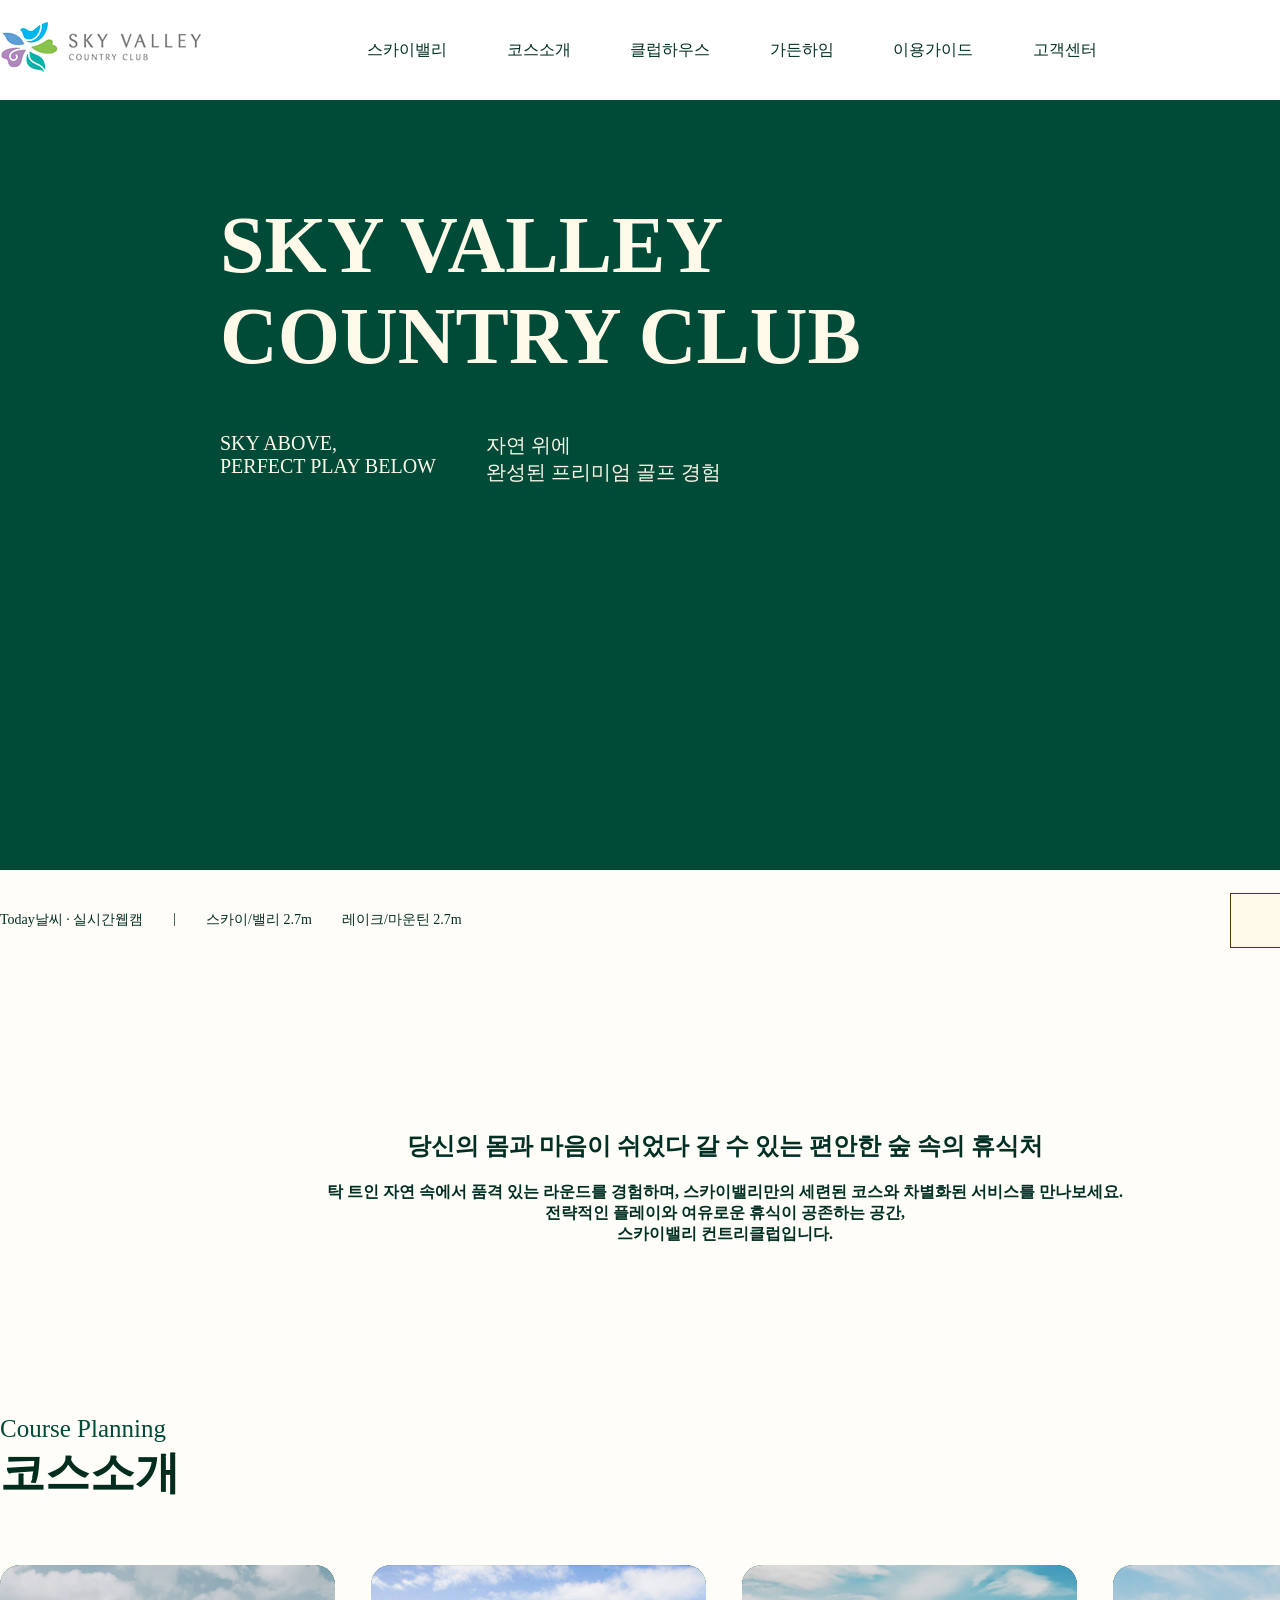
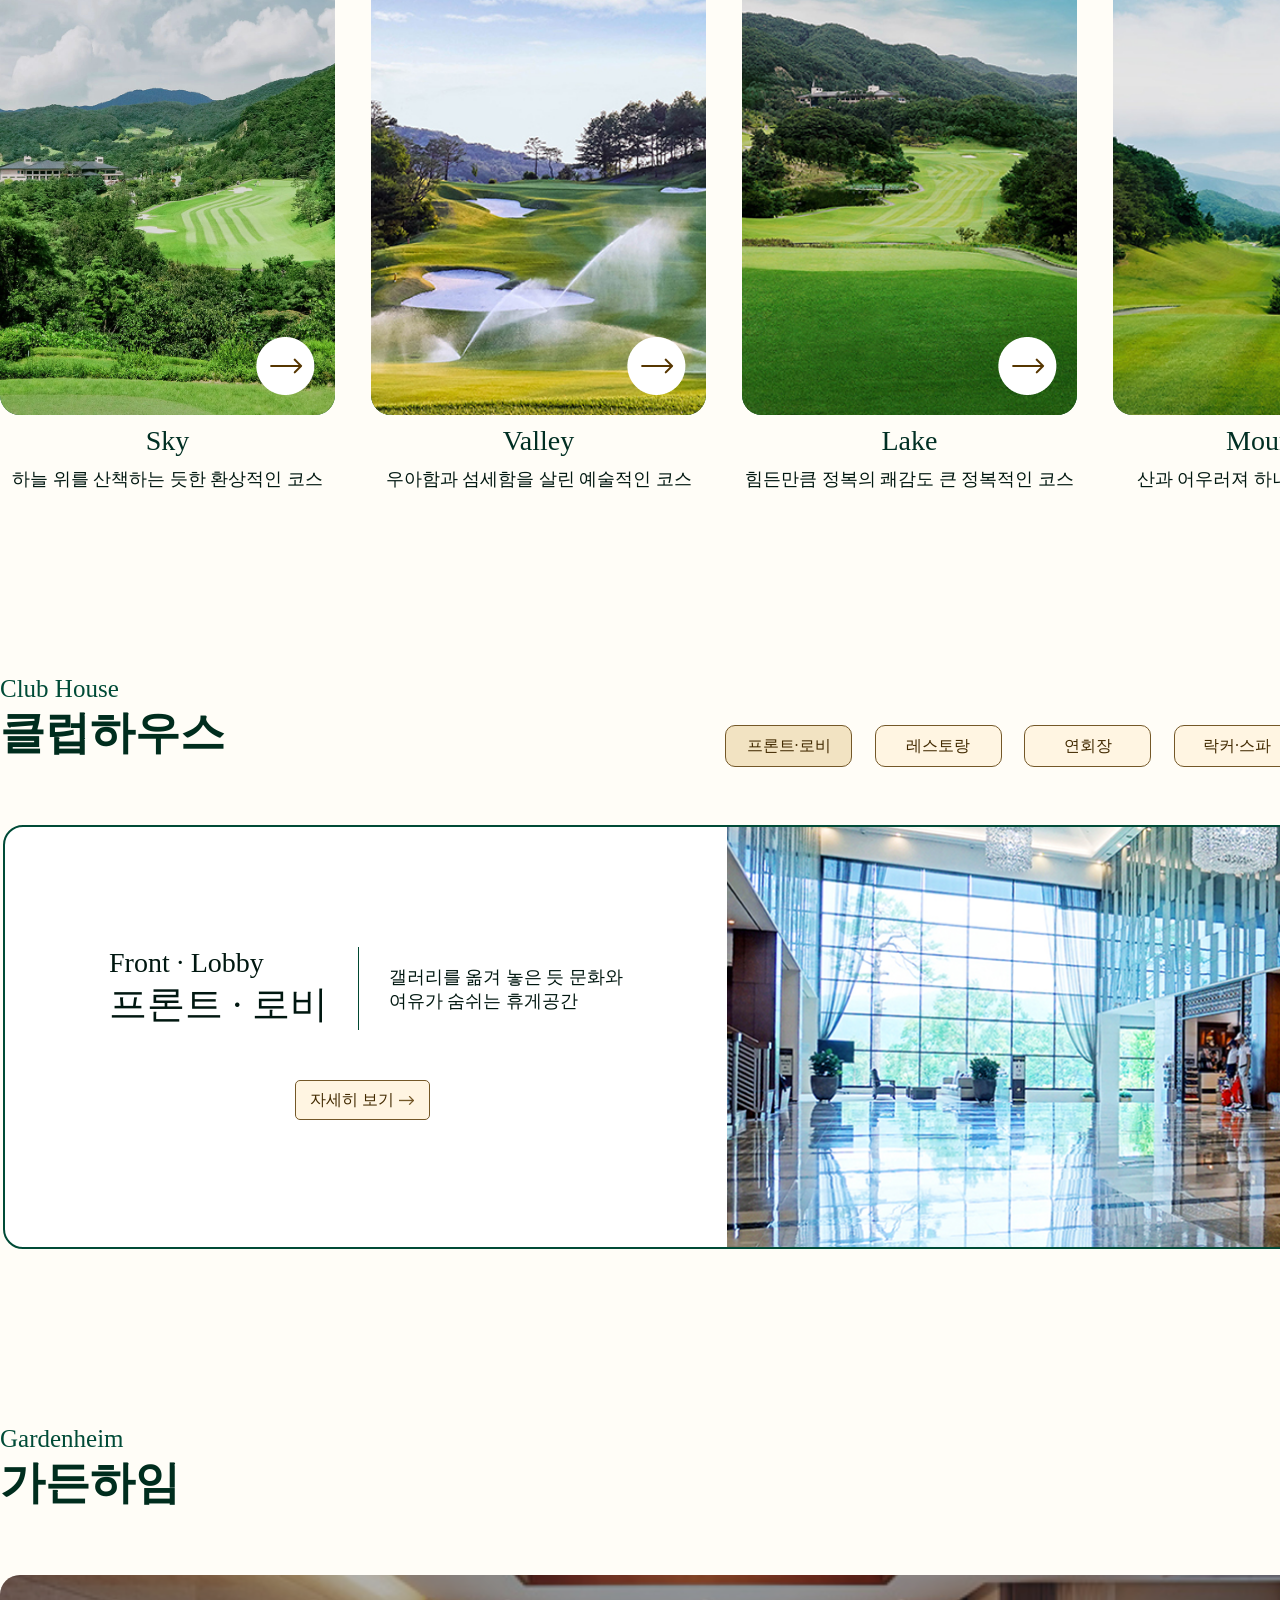
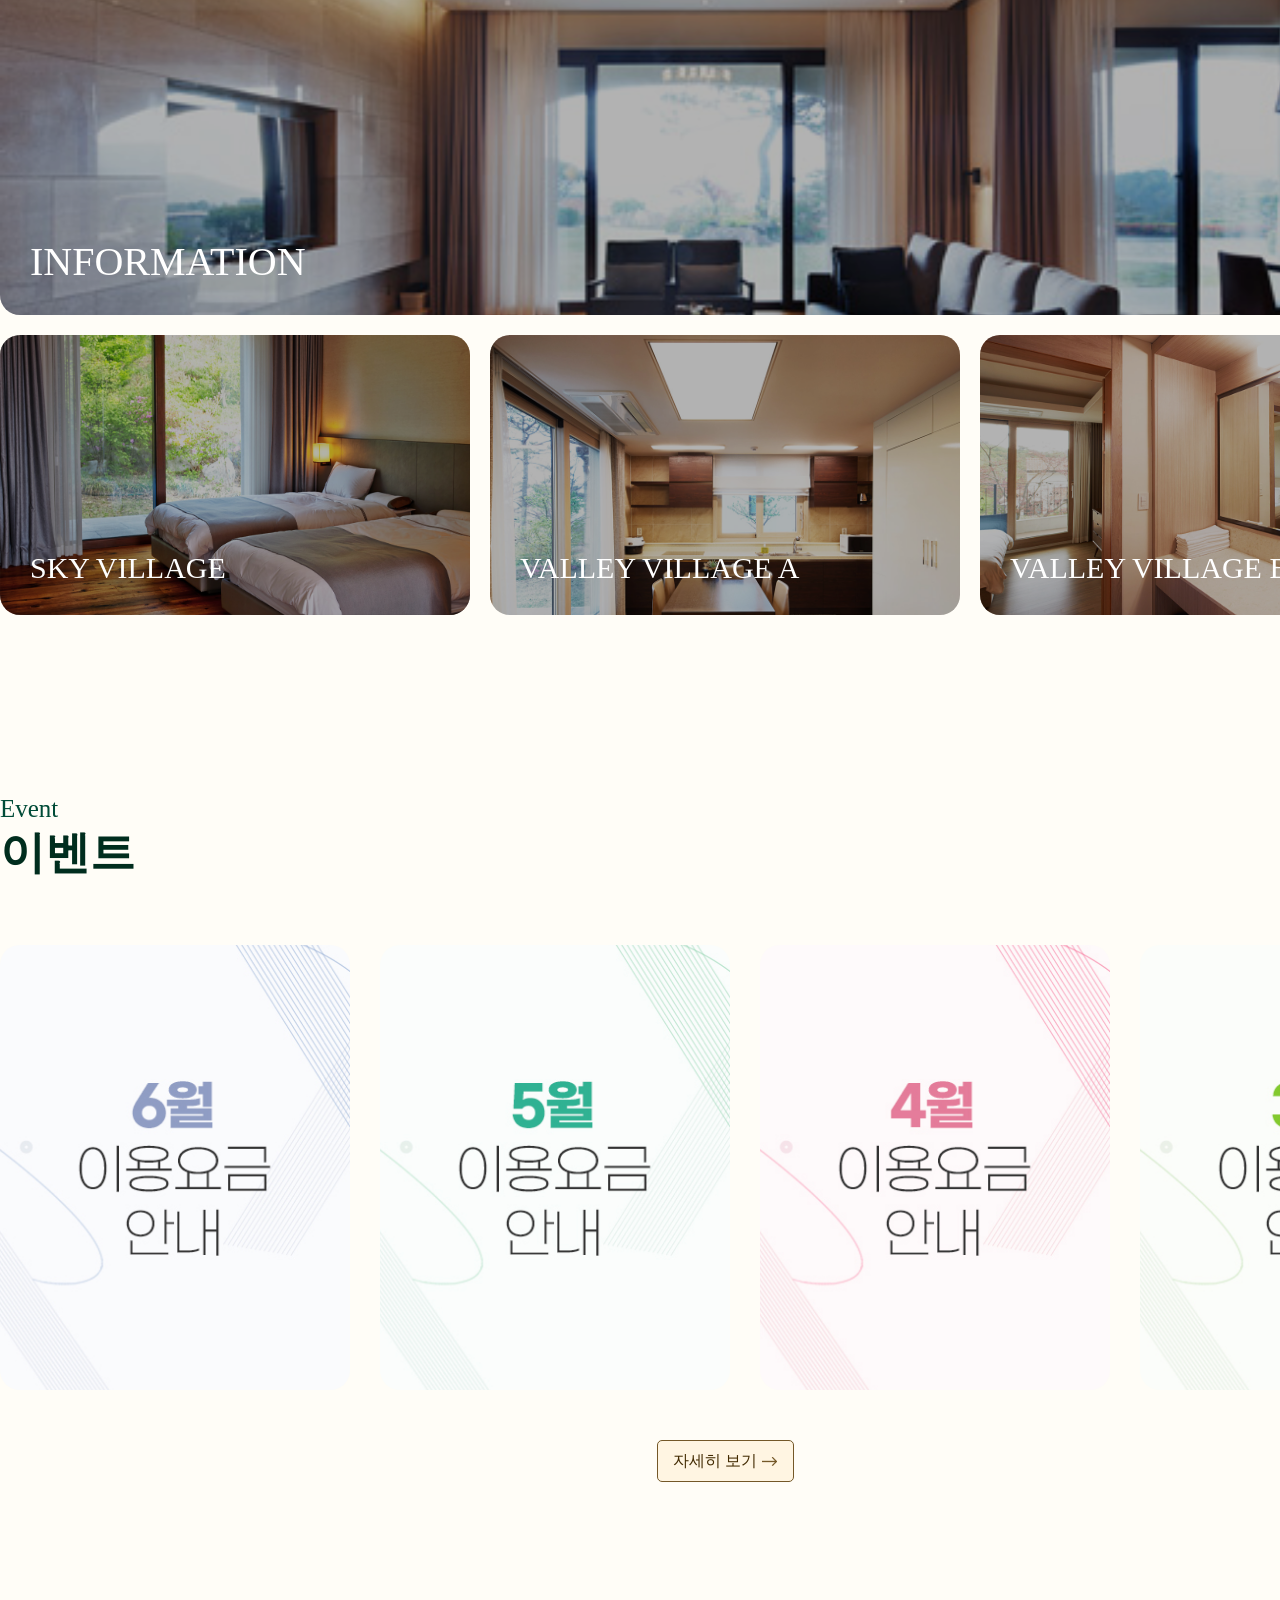
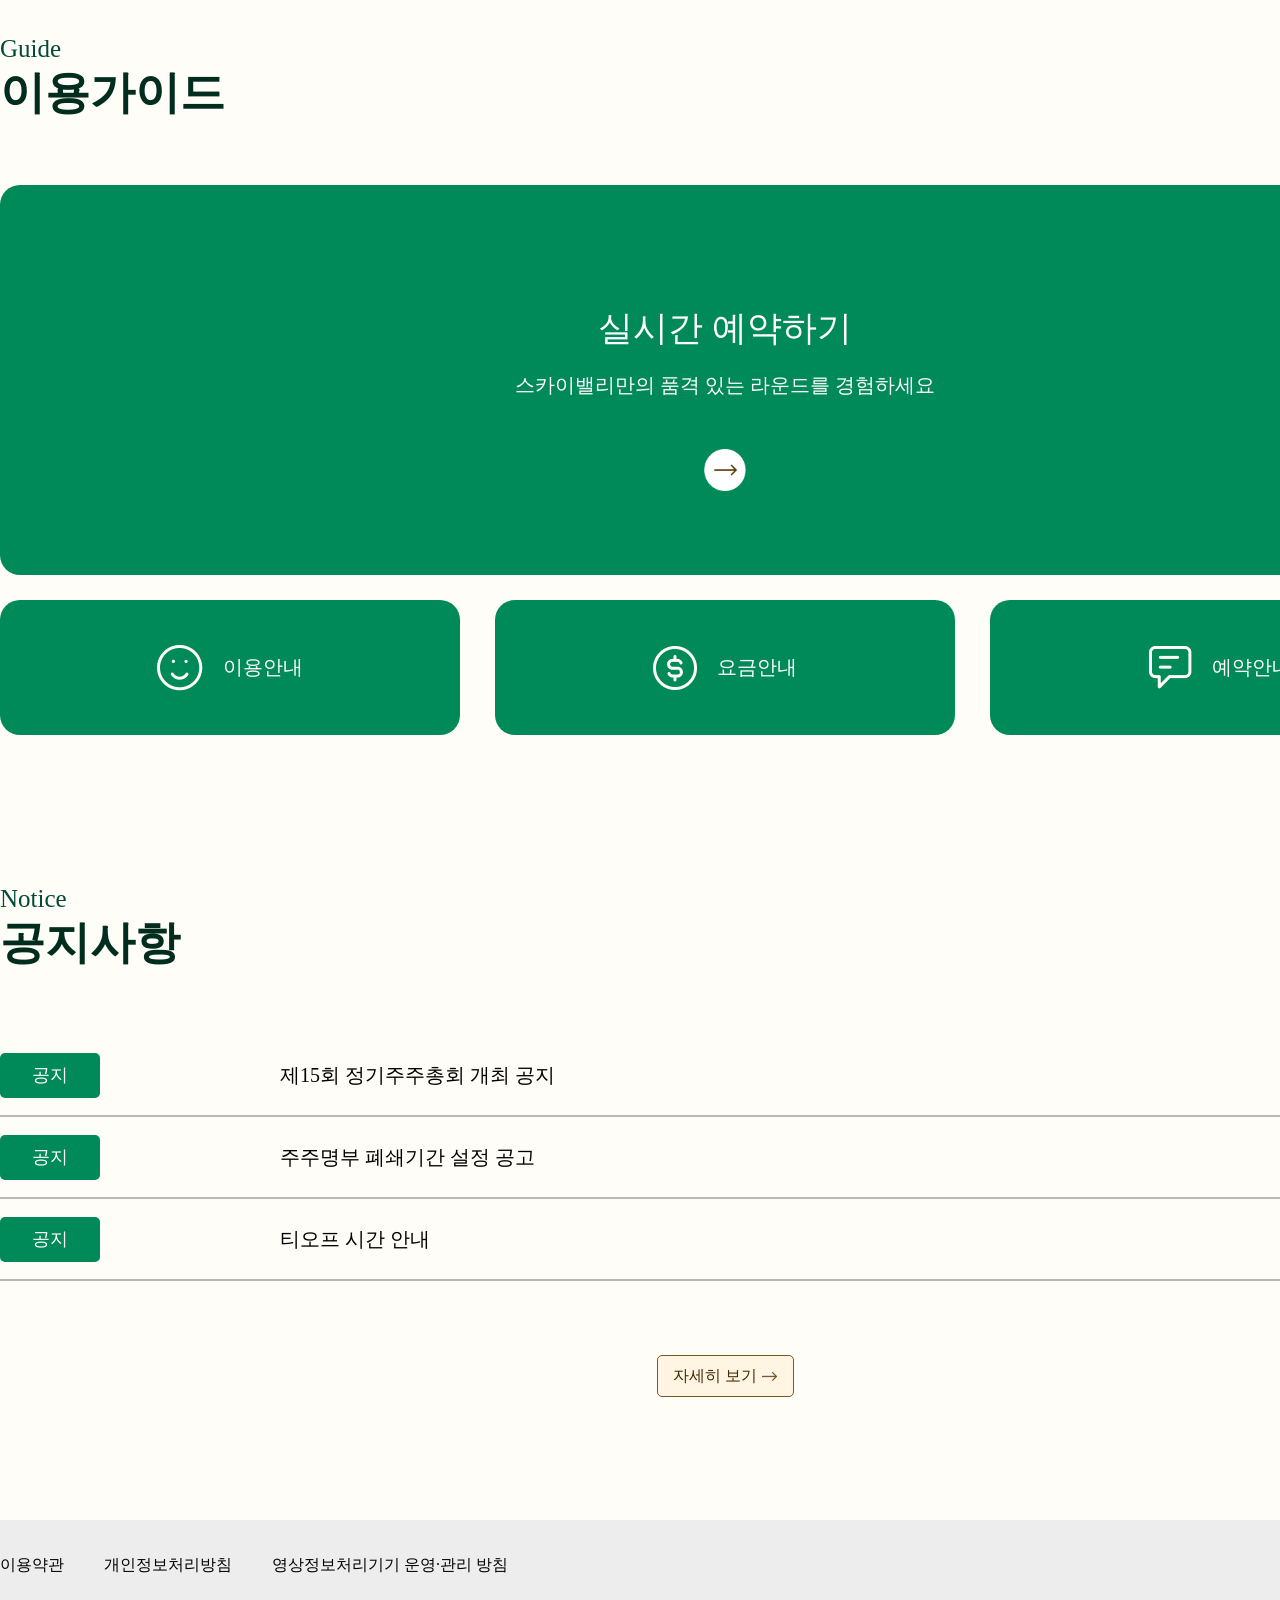
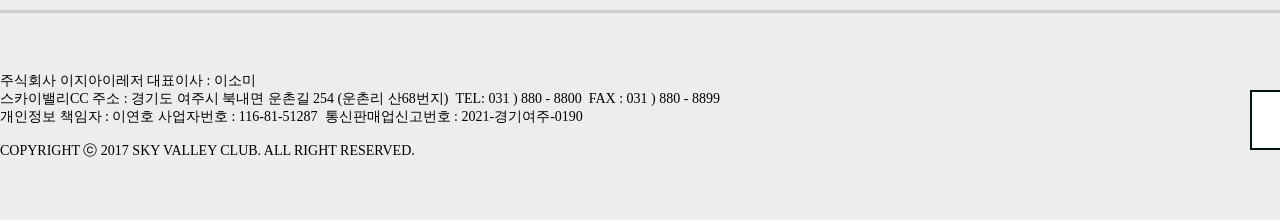
<file: index.html>
<!DOCTYPE html>

<html lang="ko">
<head>
    <meta charset="UTF-8">
    <meta name="viewport" content="width=device-width, initial-scale=1.0">
    <title>SkyValley</title>
    <link rel="stylesheet" href="css/reset.css">
    <link rel="stylesheet" href="css/style.css">
    <!-- <script src="js/jquery.easing.1.3.min.js"></script> -->
    <script src="js/jquery.js"></script>
    <!-- <script src="js/script_main.js"></script> -->
    <script src="js/scroll.js"></script>
    <script src="js/index_course.js"></script>
    <script src="https://player.vimeo.com/api/player.js"></script>
    <script src="js/index_club.js"></script>   
    <script src="js/index_garden.js"></script>
    <script src="js/index_event.js"></script>

</head>
<body>
    <div id="wrap">
        <div id="header">
            <div class="header_in">
                <div class="logo">
                    <a href="index.html"><img src="images/symbol_logo6 1.png" alt=""></a>
                </div>
                <ul class="nav">
                    <li><a href="company.html">스카이밸리</a></li>
                    <li><a href="course.html">코스소개</a></li>
                    <li><a href="club.html">클럽하우스</a></li>
                    <li><a href="garden.html">가든하임</a></li>
                    <li><a href="guide.html">이용가이드</a></li>
                    <li><a href="customer.html">고객센터</a></li>
                </ul>
                <div class="icons">
                    <img src="images/Icon1.png" alt="">
                    <img src="images/Icon2.png" alt="">
                    <img src="images/Icon3.png" alt="">
                </div>
            </div>
        </div>
        <div id="main">
            <div class="main_bg">
                <div class="main_title">
                    <h3>SKY VALLEY<br>COUNTRY CLUB</h3>
                    <div class="small_t">
                        <h5>SKY ABOVE,<br>PERFECT PLAY BELOW</h5>
                        <h5>자연 위에<br>완성된 프리미엄 골프 경험</h5>
                    </div>
                </div>
                <div class="main_video">
                    <!-- <source src="https://vimeo.com/1196560782?share=copy&fl=sv&fe=ci4" type="video/mp4"> -->
                     <iframe src="https://player.vimeo.com/video/1196560782?title=0&amp;byline=0&amp;portrait=0&amp;badge=0&amp;autopause=0&amp;player_id=0&amp;app_id=58479;
                     background=1&amp;autoplay=1&amp;muted=1&amp;loop=1"
                    width="1920" height="1080" frameborder="0" allow="autoplay; fullscreen; picture-in-picture; clipboard-write; encrypted-media; web-share"
                    referrerpolicy="strict-origin-when-cross-origin" title="스카이밸리_최종"></iframe>
                </div>
            </div>
            <div class="main_bottom">
                <div class="main_nav">
                    <ul>
                        <li><a href="">Today날씨 · 실시간웹캠</a></li>
                        <li>|</li>
                        <li><a href="">스카이/밸리 2.7m</a></li>
                        <li><a href="">레이크/마운틴 2.7m</a></li>
                    </ul>
                    <button>실시간 예약하기</button>
                </div>
            </div>
        </div>
        <div id="contents">
            <!-- content1 -->
            <div class="intro">
                <div class="intro_inner">
                    <h3>당신의 몸과 마음이 쉬었다 갈 수 있는 편안한 숲 속의 휴식처</h3>
                    <h4>탁 트인 자연 속에서 품격 있는 라운드를 경험하며, 스카이밸리만의 세련된 코스와 차별화된 서비스를 만나보세요.<br>
                        전략적인 플레이와 여유로운 휴식이 공존하는 공간,<br>스카이밸리 컨트리클럽입니다.
                    </h4>
                </div>
            </div>
            <!-- content2 -->
            <div class="course">
                <div class="title">
                    <p>Course Planning</p>
                    <h4>코스소개</h4>
                </div>
                <ul class="course_list">
                    <li>
                        <div class="course_box">
                            <div class="course_thumb">
                                <img src="images/main/course_sky.jpg" alt="">
                            </div>
                            <iframe class="course_video"
                            src="https://player.vimeo.com/video/1198341632?background=1&muted=1&loop=1&controls=0"
                            frameborder="0"
                            allow="autoplay; fullscreen"></iframe>
                            <img class="arrow" src="images/main/arrow.png" alt="">
                        </div>
                        <h4>Sky</h4>
                        <p>하늘 위를 산책하는 듯한 환상적인 코스</p>
                    </li>
                    <li>
                        <div class="course_box">
                            <div class="course_thumb">
                                <img src="images/main/course_valley.jpg" alt="">
                            </div>
                            <iframe class="course_video"
                            src="https://player.vimeo.com/video/1198341631?background=1&muted=1&loop=1&controls=0"
                            frameborder="0"
                            allow="autoplay; fullscreen"></iframe>
                            <img class="arrow" src="images/main/arrow.png" alt="">
                        </div>
                        <h4>Valley</h4>
                        <p>우아함과 섬세함을 살린 예술적인 코스</p>
                    </li>
                    <li>
                        <div class="course_box">
                            <div class="course_thumb">
                                <img src="images/main/course_lake.jpg" alt="">
                            </div>
                            <iframe class="course_video"
                            src="https://player.vimeo.com/video/1198341633?background=1&muted=1&loop=1&controls=0"
                            frameborder="0"
                            allow="autoplay; fullscreen"></iframe>
                            <img class="arrow" src="images/main/arrow.png" alt="">
                        </div>
                        <h4>Lake</h4>
                        <p>힘든만큼 정복의 쾌감도 큰 정복적인 코스</p>
                    </li>
                    <li>
                        <div class="course_box">
                            <div class="course_thumb">
                                <img src="images/main/course_mountain.jpg" alt="">
                            </div>
                            <iframe class="course_video"
                            src="https://player.vimeo.com/video/1198341630?background=1&muted=1&loop=1&controls=0"
                            frameborder="0"
                            allow="autoplay; fullscreen"></iframe>
                            <img class="arrow" src="images/main/arrow.png" alt="">
                        </div>
                        <h4>Mountain</h4>
                        <p>산과 어우러져 하나되는 내추럴 코스</p>
                    </li>
                </ul>
            </div>
            <!-- content3 -->
            <div class="club">
                <div class="title">
                    <p>Club House</p>
                    <h4>클럽하우스</h4>
                </div>
                <ul class="c_tabs">
                    <li class="on">프론트·로비</li>
                    <li>레스토랑</li>
                    <li>연회장</li>
                    <li>락커·스파</li>
                    <li>프로샵</li>
                </ul>
                <div class="c_area">
                  <div class="c_area_area">  
                    <span class="l_btn"><img src="images/main/Vector_left.png" alt=""></span>
                    <div class="c_space on">
                        <div class="space_l">
                            <div class="space_area">
                                <div class="space_name">
                                    <h5>Front · Lobby</h5>
                                    <h4>프론트 · 로비</h4>
                                </div>
                                <div class="space_intro">갤러리를 옮겨 놓은 듯 문화와<br>여유가 숨쉬는 휴게공간</div>
                            </div>
                            <button>자세히 보기<img src="images/main/arrow3.png" alt=""></button>
                        </div>
                        <div class="space_r">
                        </div>
                    </div>
                    <div class="c_space">
                        <div class="space_l">
                            <div class="space_area">
                                <div class="space_name">
                                    <h5>Restaurant</h5>
                                    <h4>레스토랑</h4>
                                </div>
                                <div class="space_intro">최고의 셰프들이 선사하는 품격 있는 다이닝 공간</div>
                            </div>
                            <button>자세히 보기<img src="images/main/arrow3.png" alt=""></button>
                        </div>
                        <div class="space_r">
                        </div>
                    </div>
                    <div class="c_space">
                        <div class="space_l">
                            <div class="space_area">
                                <div class="space_name">
                                    <h5>Banquet Hall</h5>
                                    <h4>연회장</h4>
                                </div>
                                <div class="space_intro">성공적인 비즈니스와 특별한 연회를 위한 고품격 공간</div>
                            </div>
                            <button>자세히 보기<img src="images/main/arrow3.png" alt=""></button>
                        </div>
                        <div class="space_r">
                        </div>
                    </div>
                    <div class="c_space">
                        <div class="space_l">
                            <div class="space_area">
                                <div class="space_name">
                                    <h5>Locker · Spa</h5>
                                    <h4>락커 · 스파</h4>
                                </div>
                                <div class="space_intro">라운드 후 지친 몸과 마음을 풀어주는 편안한 힐링 공간</div>
                            </div>
                            <button>자세히 보기<img src="images/main/arrow3.png" alt=""></button>
                        </div>
                        <div class="space_r">
                        </div>
                    </div>
                    <div class="c_space">
                        <div class="space_l">
                            <div class="space_area">
                                <div class="space_name">
                                    <h5>Pro Shop</h5>
                                    <h4>프로샵</h4>
                                </div>
                                <div class="space_intro">최신 트렌드의 골프 용품과 차별화된 브랜드 전용 매장</div>
                            </div>
                            <button>자세히 보기<img src="images/main/arrow3.png" alt=""></button>
                        </div>
                        <div class="space_r">
                        </div>
                    </div>
                      <span class="r_btn"><img src="images/main/Vector_right.png" alt=""></span>
                    </div>
                </div>
            </div>
            <!-- content4 -->
            <div class="garden">
                <div class="title">
                    <p>Gardenheim</p>
                    <h4>가든하임</h4>
                </div>
                <a href="garden.html?tab=info" class="g_info_link">
                    <div class="g_info">
                        <p>INFORMATION</p>
                    </div>
                </a>
                <div class="g_area">
                    <div class="g_sky">
                        <p>SKY VILLAGE</p>
                    </div>
                    <div class="g_valleyA">
                        <p>VALLEY VILLAGE A</p>
                    </div>
                    <div class="g_valleyB">
                        <p>VALLEY VILLAGE B</p>
                    </div>
                </div>
            </div>
            <!-- content5 -->
            <div class="event">
                <div class="title">
                    <p>Event</p>
                    <h4>이벤트</h4>
                </div>
                <div class="e_wrap">
                    <ul class="e_list">
                        <li>
                            <div class="e_box"></div>
                        </li>
                        <li>
                            <div class="e_box"></div>
                        </li>
                        <li>
                            <div class="e_box"></div>
                        </li>
                        <li>
                            <div class="e_box"></div>
                        </li>
                        <li>
                            <div class="e_box"></div>
                        </li>
                    </ul>
                </div>
                <a class="btn" href="">자세히 보기<img src="images/main/arrow3.png" alt=""></a>
            </div>
            <!-- content6 -->
            <div class="inquiry">
                <div class="title">
                    <p>Guide</p>
                    <h4>이용가이드</h4>
                </div>
                <div class="i_area">
                        <div class="i_book">
                            <h4>실시간 예약하기</h4>
                            <p>스카이밸리만의 품격 있는 라운드를 경험하세요</p>
                            <img src="images/main/arrow.png" alt="">
                        </div>
                    </a>
                    <div class="i_guide">
                        <a href="guide.html" class="guide_box_link">
                            <div class="guide_box">
                                <img src="images/main/Icon1.png" alt="">
                                <p>이용안내</p>
                            </div>
                        </a>
                        <div class="guide_box">
                            <img src="images/main/Icon2.png" alt="">
                            <p>요금안내</p>
                        </div>
                        <div class="guide_box">
                            <img src="images/main/Icon3.png" alt="">
                            <p>예약안내</p>
                        </div>
                    </div>
                </div>
            </div>
            <!-- content7 -->
            <div class="notice">
                <div class="title">
                    <p>Notice</p>
                    <h4>공지사항</h4>
                </div>
                <ul class="n_list">
                    <li>
                        <span>공지</span>
                        <a href="">제15회 정기주주총회 개최 공지</a>
                        <p>2026-02-20</p>
                    </li>
                    <li>
                        <span>공지</span>
                        <a href="">주주명부 폐쇄기간 설정 공고</a>
                        <p>2025-12-29</p>
                    </li>
                    <li>
                        <span>공지</span>
                        <a href="">티오프 시간 안내</a>
                        <p>2025-07-15</p>
                    </li>
                </ul>
                <a class="btn" href="customer.html">자세히 보기<img src="images/main/arrow3.png" alt=""></a>
            </div>
        </div>
        <div id="footer">
            <div class="footer_in">
                <div class="f_top">
                    <ul>
                        <li><a href="">이용약관</a></li>
                        <li><a href="">개인정보처리방침</a></li>
                        <li><a href="">영상정보처리기기 운영·관리 방침</a></li>
                    </ul>
                </div>
                <div class="f_bottom">
                    <p>
                        주식회사 이지아이레저 대표이사 : 이소미<br>
                        스카이밸리CC 주소 : 경기도 여주시 북내면 운촌길 254 (운촌리 산68번지)    TEL: 031 ) 880 - 8800    FAX : 031 ) 880 - 8899<br>
                        개인정보 책임자 : 이연호    사업자번호 : 116-81-51287   통신판매업신고번호 : 2021-경기여주-0190<br><br>
                        COPYRIGHT ⓒ 2017 SKY VALLEY CLUB. ALL RIGHT RESERVED.
                    </p>
                    <button>Family Site ▲</button>
                </div>
            </div>
        </div>
    </div>
</body>
</html>
</file>
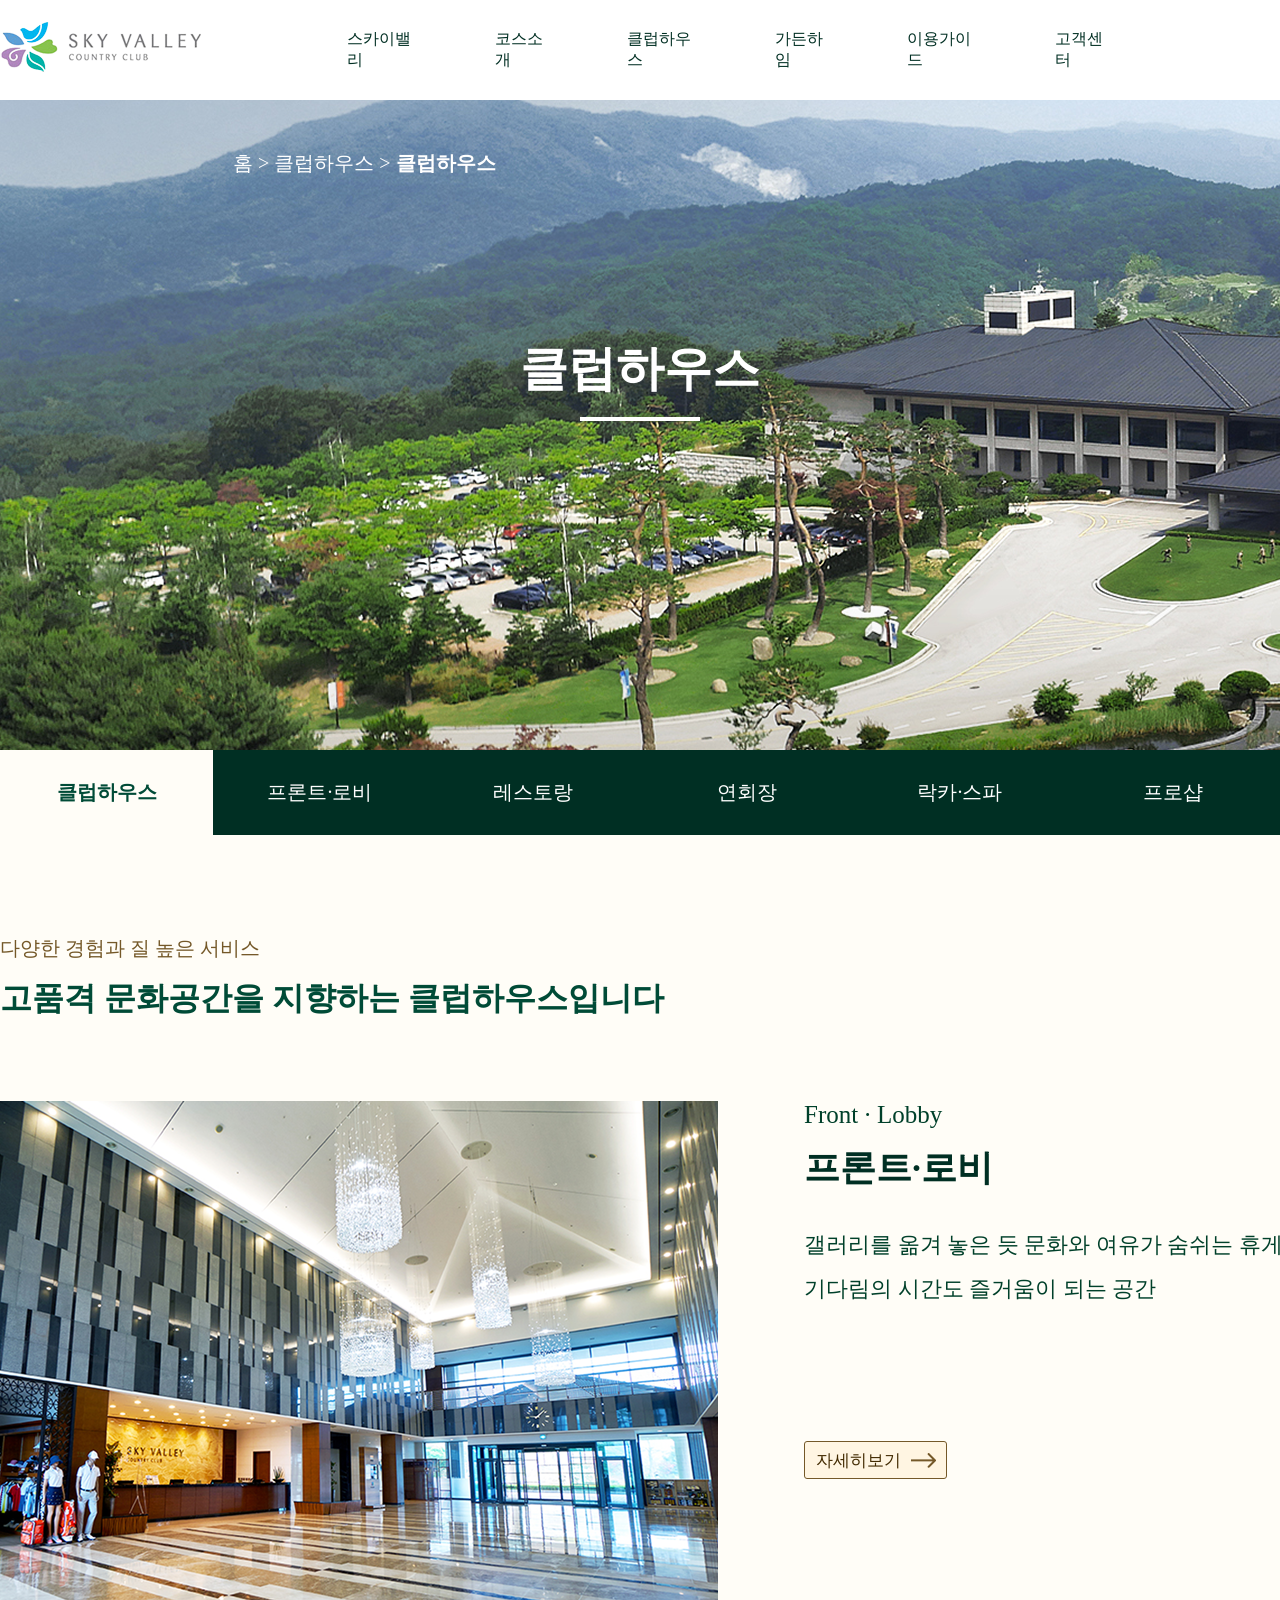
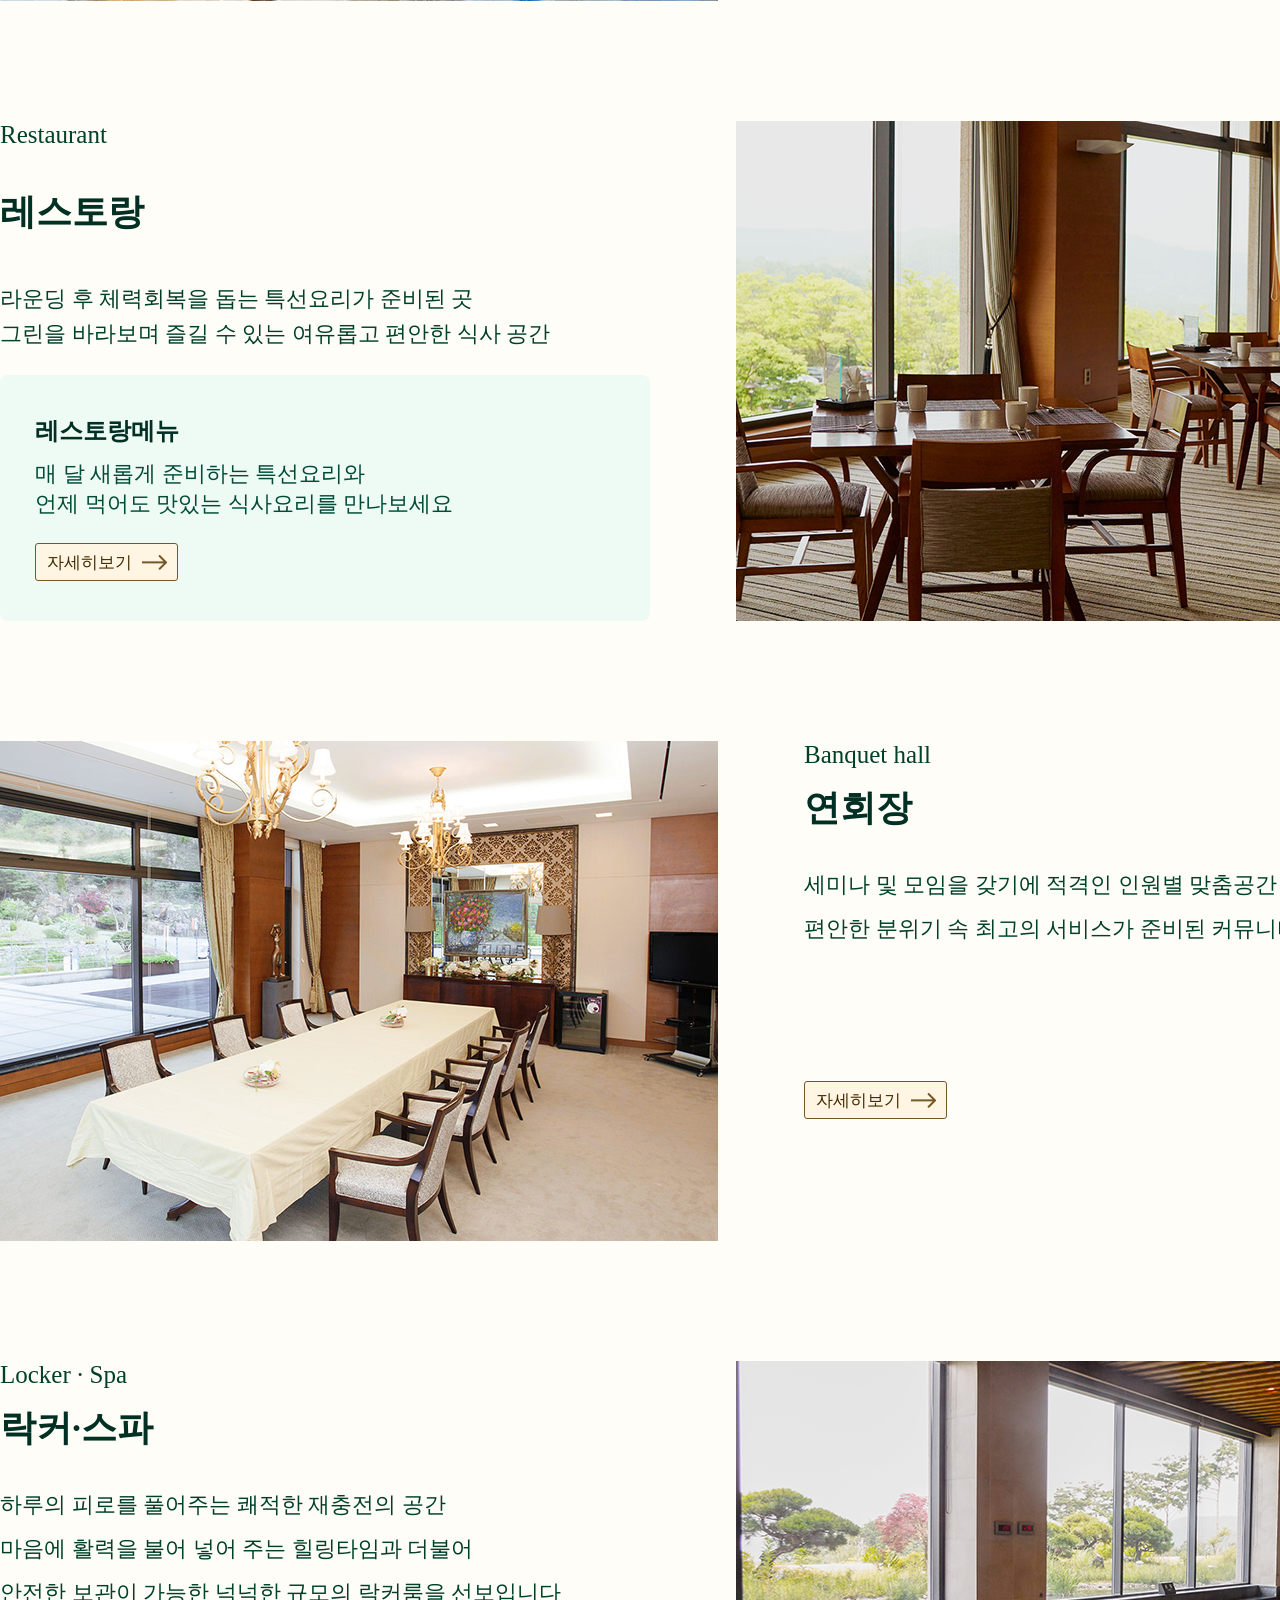
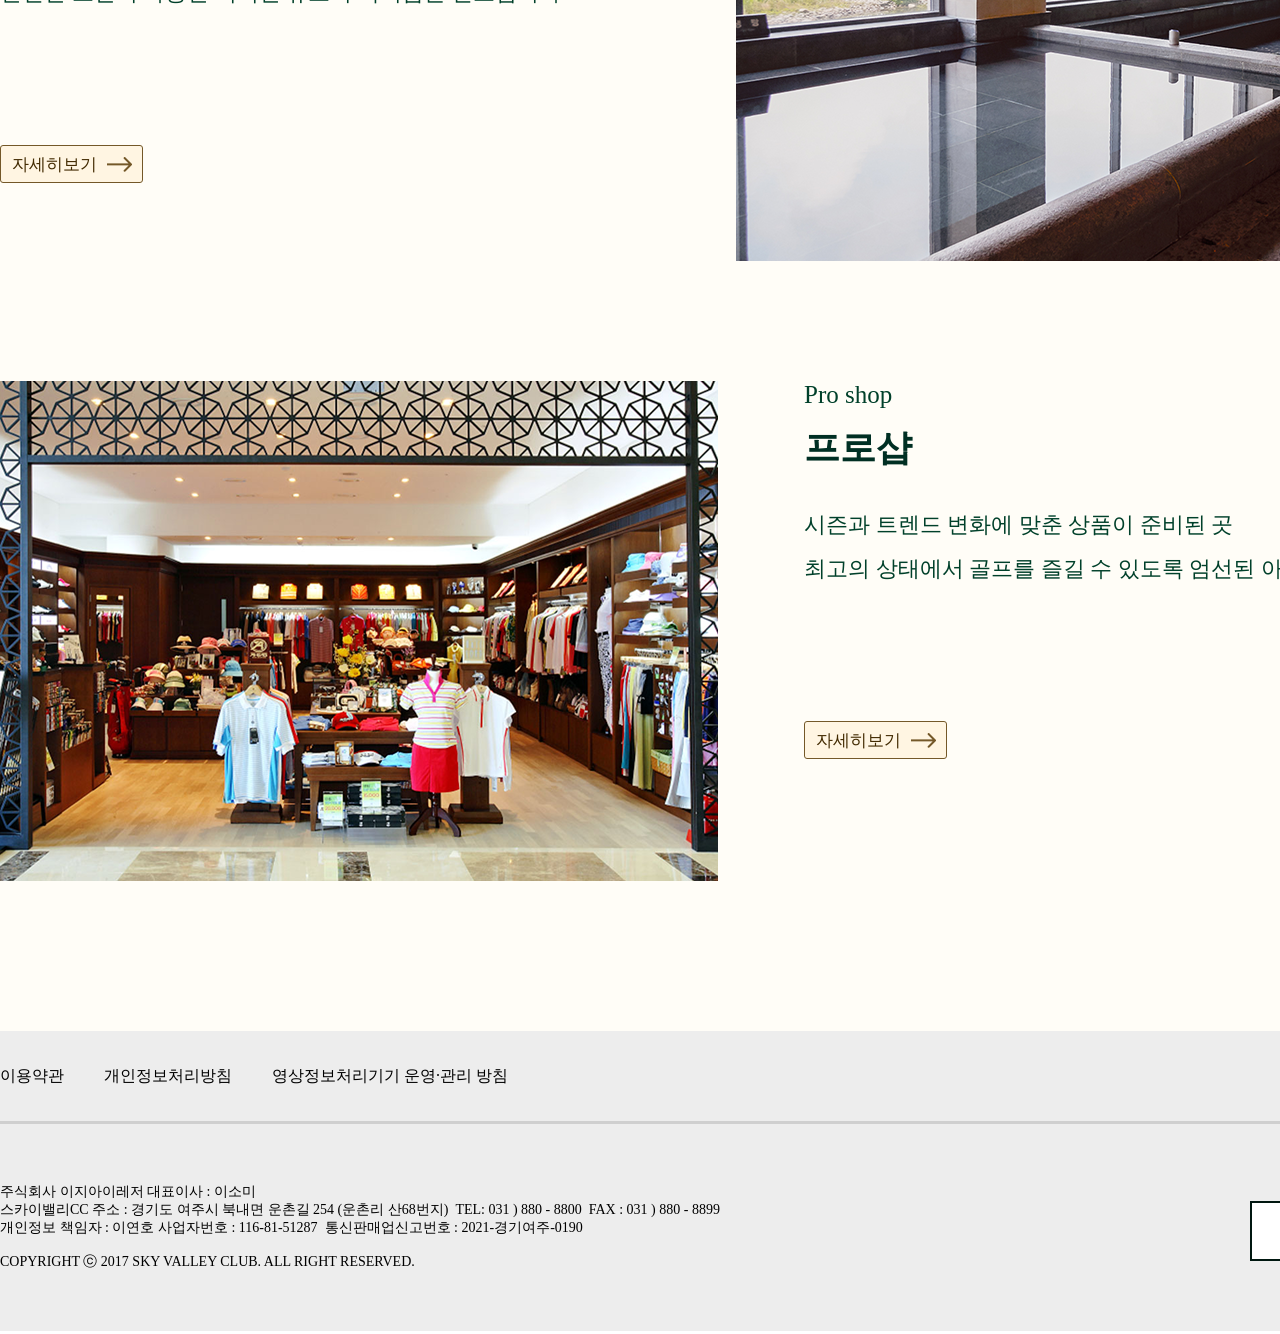
<file: club.html>
<!DOCTYPE html>
<html lang="ko">
<head>
    <meta charset="UTF-8">
    <meta name="viewport" content="width=device-width, initial-scale=1.0">
    <title>SkyValley_Clubhouse</title>
    <link rel="stylesheet" href="css/reset.css">
    <link rel="stylesheet" href="css/club.css">
    
    <script src="js/jquery.js"></script>
    <script src="js/script_main.js"></script>

</head>
<body>
    <div id="wrap">
        <div id="header">
            <div class="header_in">
                <div class="logo">
                    <a href="index.html"><img src="images/symbol_logo6 1.png" alt=""></a>
                </div>
                <ul class="nav">
                    <li><a href="company.html">스카이밸리</a></li>
                    <li><a href="course.html">코스소개</a></li>
                    <li><a href="club.html">클럽하우스</a></li>
                    <li><a href="garden.html">가든하임</a></li>
                    <li><a href="guide.html">이용가이드</a></li>
                    <li><a href="customer.html">고객센터</a></li>
                </ul>
                <div class="icons">
                    <img src="images/Icon1.png" alt="">
                    <img src="images/Icon2.png" alt="">
                    <img src="images/Icon3.png" alt="">
                </div>
            </div>
        </div>
        <div id="sub">
            <div class="sub_img">
                <p><a href="/index.html">홈 > 클럽하우스 > </a><strong>클럽하우스</strong></p>
                <h2>클럽하우스</h2>
            </div>
        </div>
        <div id="sub_area">
            <ul>
                <li class="on">클럽하우스</li>
                <li>프론트·로비</li>
                <li>레스토랑</li>
                <li>연회장</li>
                <li>락카·스파</li>
                <li>프로샵</li>
            </ul>
        </div>
       <div id="contents">
            <article class="container">
                <div class="conts">
                    <p>다양한 경험과 질 높은 서비스</p>
                    <span>고품격 문화공간을 지향하는 클럽하우스입니다</span>
                </div>
            <section class="front">    
                <div class="front_img"></div>
                <div class="front_text">
                    <span>Front · Lobby</span>
                    <h3>프론트·로비</h3>
                    <p>갤러리를 옮겨 놓은 듯 문화와 여유가 숨쉬는 휴게공간<br>
                    기다림의 시간도 즐거움이 되는 공간</p>
                    <button>자세히보기<img src="./images/club/arrow_1.png" alt=""></button>
                </div>
            </section>
            <section class="rest">    
                <div class="rest_text">
                    <span>Restaurant</span>
                    <h3>레스토랑</h3>
                    <p>라운딩 후 체력회복을 돕는 특선요리가 준비된 곳<br>
                    그린을 바라보며 즐길 수 있는 여유롭고 편안한 식사 공간</p>
                <div class="rest_menu">
                    <h3>레스토랑메뉴</h3>
                    <p>매 달 새롭게 준비하는 특선요리와</br> 
                        언제 먹어도 맛있는 식사요리를 만나보세요</p>
                        <button>자세히보기<img src="./images/club/arrow_1.png" alt=""></button>
                </div>
                </div>
                <div class="rest_img"></div>  
            </section>
            <section class="hall">    
                <div class="hall_img"></div>
                <div class="hall_text">
                    <span>Banquet hall </span>
                    <h3>연회장</h3>
                    <p>세미나 및 모임을 갖기에 적격인 인원별 맞춤공간<br>
                        편안한 분위기 속 최고의 서비스가 준비된 커뮤니티 공간</p>
                    <button>자세히보기<img src="./images/club/arrow_1.png" alt=""></button>
                </div>
            </section>    
            <section class="spa">    
                <div class="spa_text">
                    <span>Locker · Spa</span>
                    <h3>락커·스파</h3>
                    <p>하루의 피로를 풀어주는 쾌적한 재충전의 공간<br>
                        마음에 활력을 불어 넣어 주는 힐링타임과 더불어<br>
                   안전한 보관이 가능한 넉넉한 규모의 락커룸을 선보입니다</p>
                    <button>자세히보기<img src="./images/club/arrow_1.png" alt=""></button>                   
                </div>
                <div class="spa_img"></div>  
            </section>            
            <section class="pro">    
                <div class="pro_img"></div>
                <div class="pro_text">
                    <span>Pro shop</span>
                    <h3>프로샵</h3>
                    <p>시즌과 트렌드 변화에 맞춘 상품이 준비된 곳<br>
                        최고의 상태에서 골프를 즐길 수 있도록 엄선된 아이템</p>
                    <button>자세히보기<img src="./images/club/arrow_1.png" alt=""></button>
                </div>
            </section>                

        </article>


        <div id="footer">
            <div class="footer_in">
                <div class="f_top">
                    <ul>
                        <li><a href="">이용약관</a></li>
                        <li><a href="">개인정보처리방침</a></li>
                        <li><a href="">영상정보처리기기 운영·관리 방침</a></li>
                    </ul>
                </div>
                <div class="f_bottom">
                    <p>
                        주식회사 이지아이레저 대표이사 : 이소미<br>
                        스카이밸리CC 주소 : 경기도 여주시 북내면 운촌길 254 (운촌리 산68번지)    TEL: 031 ) 880 - 8800    FAX : 031 ) 880 - 8899<br>
                        개인정보 책임자 : 이연호    사업자번호 : 116-81-51287   통신판매업신고번호 : 2021-경기여주-0190<br><br>
                        COPYRIGHT ⓒ 2017 SKY VALLEY CLUB. ALL RIGHT RESERVED.
                    </p>
                    <button>Family Site ▲</button>
                </div>
            </div>
        </div>
    </div>
</body>
</html>
</file>
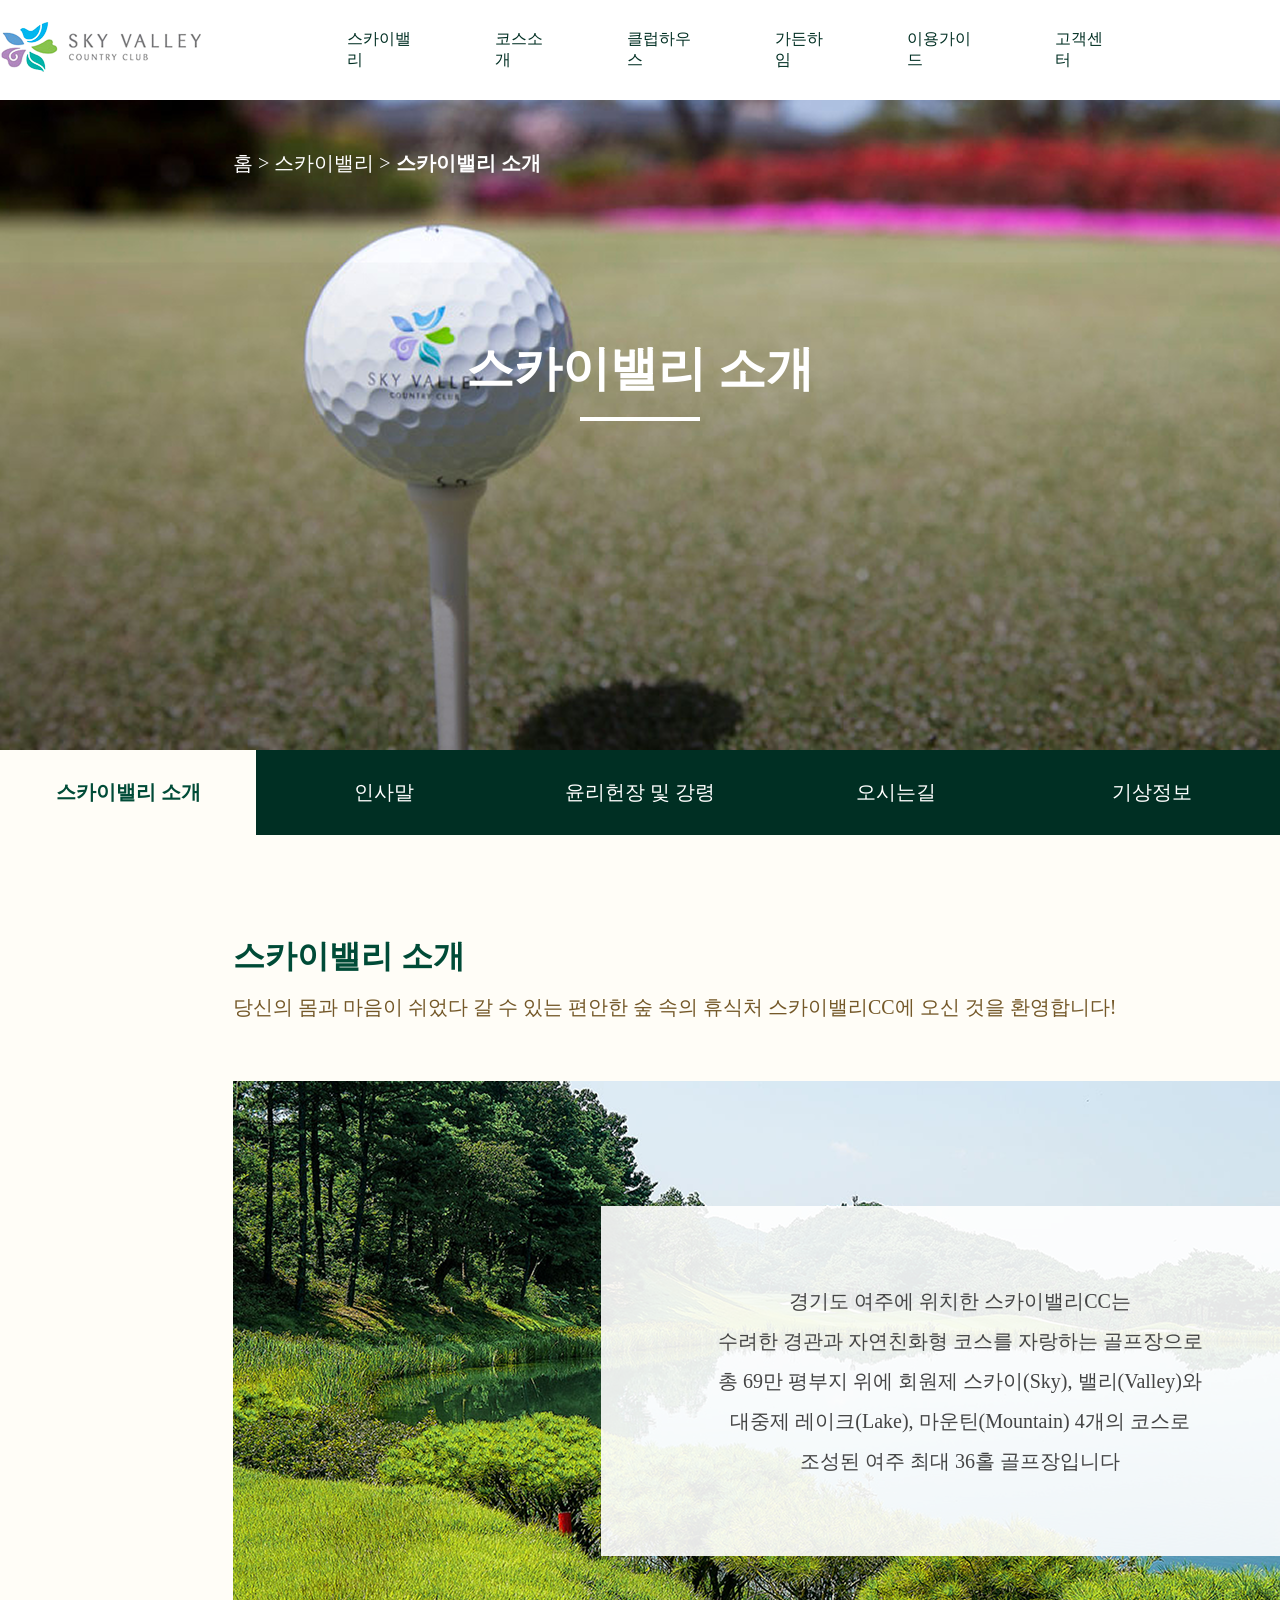
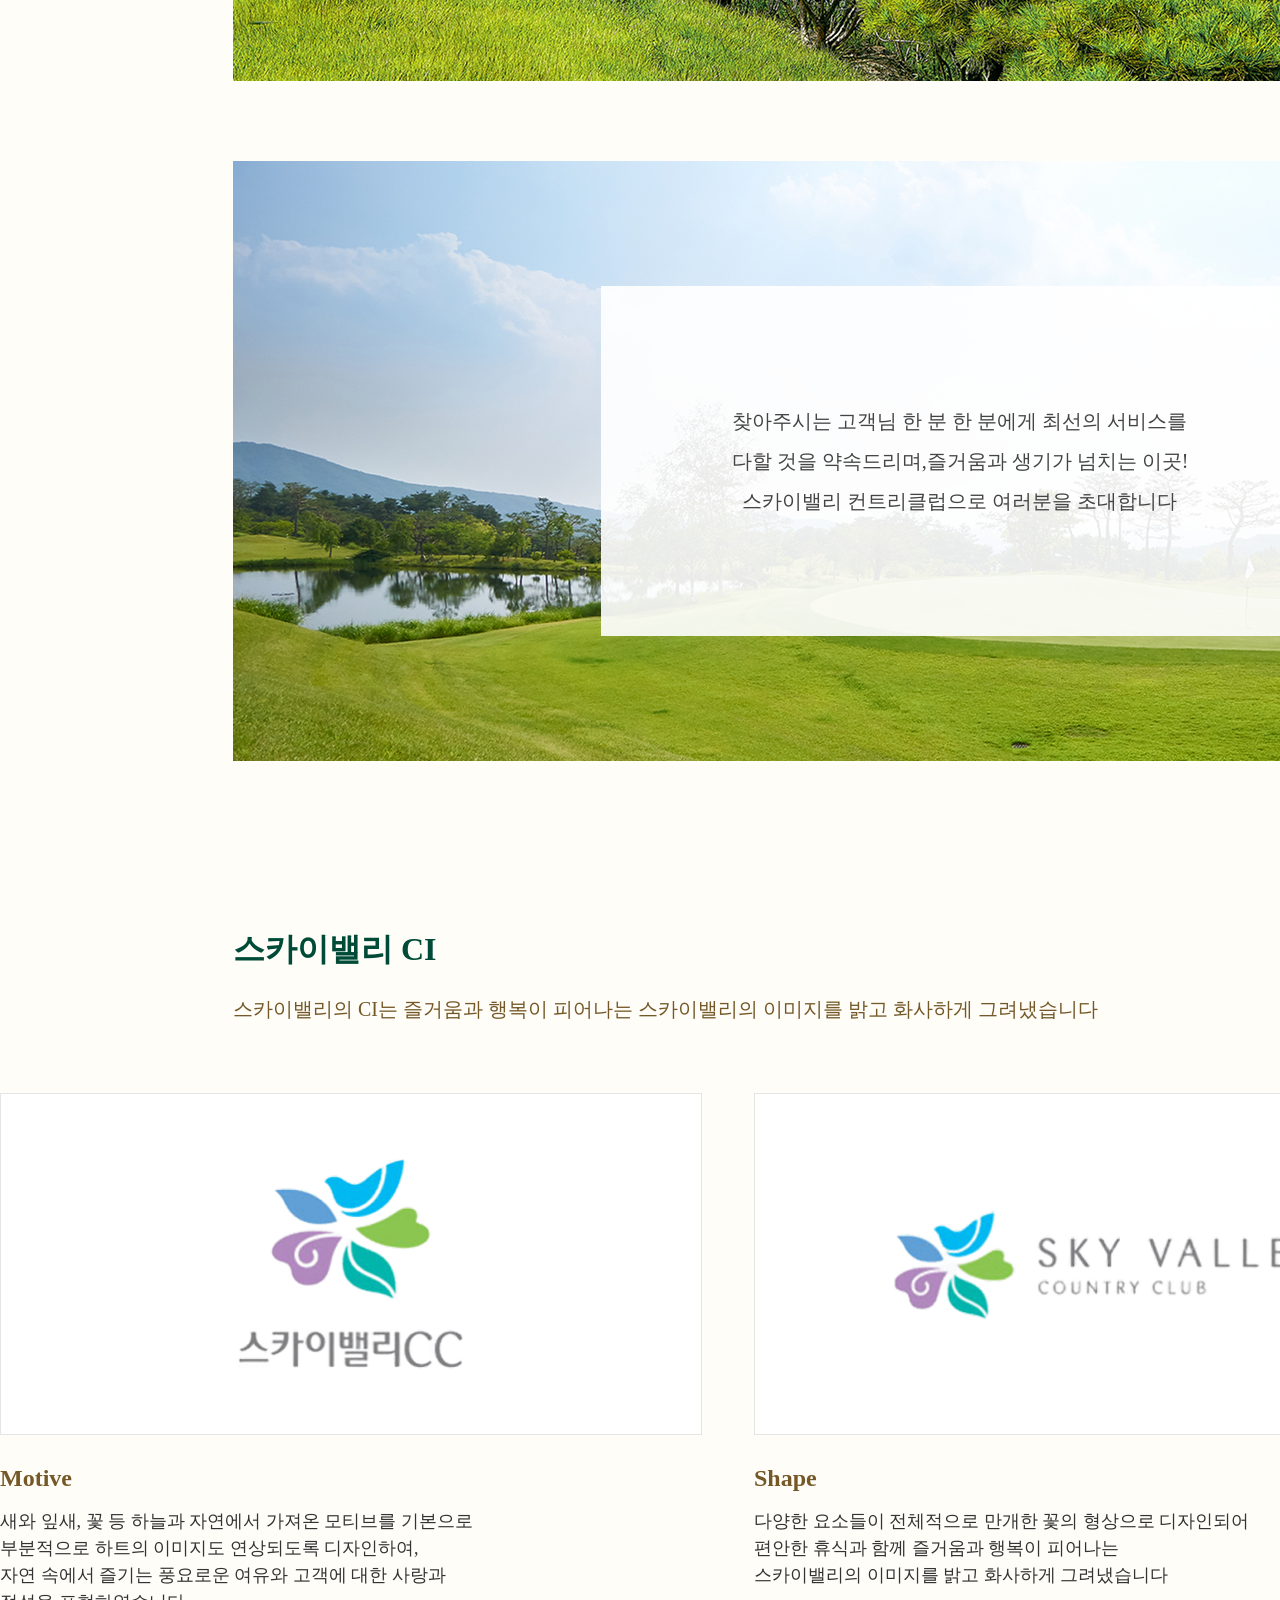
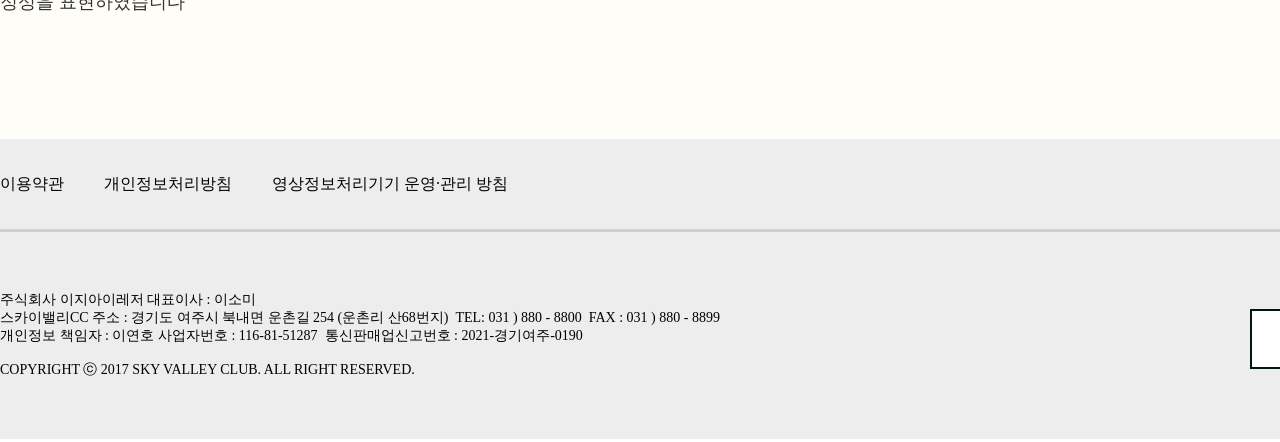
<file: company.html>
<!DOCTYPE html>
<html lang="ko">
<head>
    <meta charset="UTF-8">
    <meta name="viewport" content="width=device-width, initial-scale=1.0">
    <title>SkyValley_Company</title>
    <link rel="stylesheet" href="css/reset.css">
    <link rel="stylesheet" href="css/company.css">
</head>
<body>
    <div id="wrap">
        <div id="header">
            <div class="header_in">
                <div class="logo">
                    <a href="index.html"><img src="images/symbol_logo6 1.png" alt=""></a>
                </div>
                <ul class="nav">
                    <li><a href="company.html">스카이밸리</a></li>
                    <li><a href="course.html">코스소개</a></li>
                    <li><a href="club.html">클럽하우스</a></li>
                    <li><a href="garden.html">가든하임</a></li>
                    <li><a href="guide.html">이용가이드</a></li>
                    <li><a href="customer.html">고객센터</a></li>
                </ul>
                <div class="icons">
                    <img src="images/Icon1.png" alt="">
                    <img src="images/Icon2.png" alt="">
                    <img src="images/Icon3.png" alt="">
                </div>
            </div>
        </div>

        <div id="sub">
            <div class="sub_img">
                <p><a href="/index.html">홈 > 스카이밸리 >  </a><strong>스카이밸리 소개</strong></p>
                <h2>스카이밸리 소개</h2>
            </div>
        </div>
        <div id="sub_area">
            <ul>
                <li class="on">스카이밸리 소개</li>
                <li>인사말</li>
                <li>윤리헌장 및 강령</li>
                <li>오시는길</li>
                <li>기상정보</li>
            </ul>
        </div>
        <div id="contents">
            <div class="conts1">
                <p>스카이밸리 소개</p>
                <span>당신의 몸과 마음이 쉬었다 갈 수 있는 편안한 숲 속의 휴식처 스카이밸리CC에 오신 것을 환영합니다!</span>
            </div>
        <div class="conts1_img">
            <div class="conts1_text">
                <p>경기도 여주에 위치한 스카이밸리CC는</br> 
                    수려한 경관과 자연친화형 코스를 자랑하는 골프장으로</br> 
                    총 69만 평부지 위에 회원제 스카이(Sky), 밸리(Valley)와</br>
                    대중제 레이크(Lake), 마운틴(Mountain) 4개의 코스로</br>
                    조성된 여주 최대 36홀 골프장입니다</p>
            </div>              
         </div> 
        <div class="conts2_img">
            <div class="conts2_text">
                <p>찾아주시는 고객님 한 분 한 분에게 최선의 서비스를</br> 
                    다할 것을 약속드리며,즐거움과 생기가 넘치는 이곳!</br>
                    스카이밸리 컨트리클럽으로 여러분을 초대합니다</p>
            </div>              
         </div> 
        <div class="sky_text">
            <p>스카이밸리 CI</p>
            <span>스카이밸리의 CI는 즐거움과 행복이 피어나는 스카이밸리의 이미지를 밝고 화사하게 그려냈습니다</span>
        </div>    

    <article class="sky">
        <div class="sky_box">
            <div class="sky_ci"> 
                <div class="sky_ci_img"></div> 
            </div>
            <div class="sky_ci_p1">
                <p>Motive</p>
                <span>새와 잎새, 꽃 등 하늘과 자연에서 가져온 모티브를 기본으로<br>
                    부분적으로 하트의 이미지도 연상되도록 디자인하여,<br>
                    자연 속에서 즐기는 풍요로운 여유와 고객에 대한 사랑과<br>
                    정성을 표현하였습니다</span>
            </div>
        </div>

    <div class="sky_box">
        <div class="sky_ci2">
            <div class="sky_ci_img2"></div>
        </div>
        <div class="sky_ci_p2">
            <p>Shape</p>
            <span>다양한 요소들이 전체적으로 만개한 꽃의 형상으로 디자인되어<br>
                  편안한 휴식과 함께 즐거움과 행복이 피어나는<br>
                  스카이밸리의 이미지를 밝고 화사하게 그려냈습니다</span>
        </div>
    </div>

       
        
         </div> 


        <!-- 내용 작업하세요 -->

        <div id="footer">
            <div class="footer_in">
                <div class="f_top">
                    <ul>
                        <li><a href="">이용약관</a></li>
                        <li><a href="">개인정보처리방침</a></li>
                        <li><a href="">영상정보처리기기 운영·관리 방침</a></li>
                    </ul>
                </div>
                <div class="f_bottom">
                    <p>
                        주식회사 이지아이레저 대표이사 : 이소미<br>
                        스카이밸리CC 주소 : 경기도 여주시 북내면 운촌길 254 (운촌리 산68번지)    TEL: 031 ) 880 - 8800    FAX : 031 ) 880 - 8899<br>
                        개인정보 책임자 : 이연호    사업자번호 : 116-81-51287   통신판매업신고번호 : 2021-경기여주-0190<br><br>
                        COPYRIGHT ⓒ 2017 SKY VALLEY CLUB. ALL RIGHT RESERVED.
                    </p>
                    <button>Family Site ▲</button>
                </div>
            </div>
        </div>
    </div>
</body>
</html>
</file>
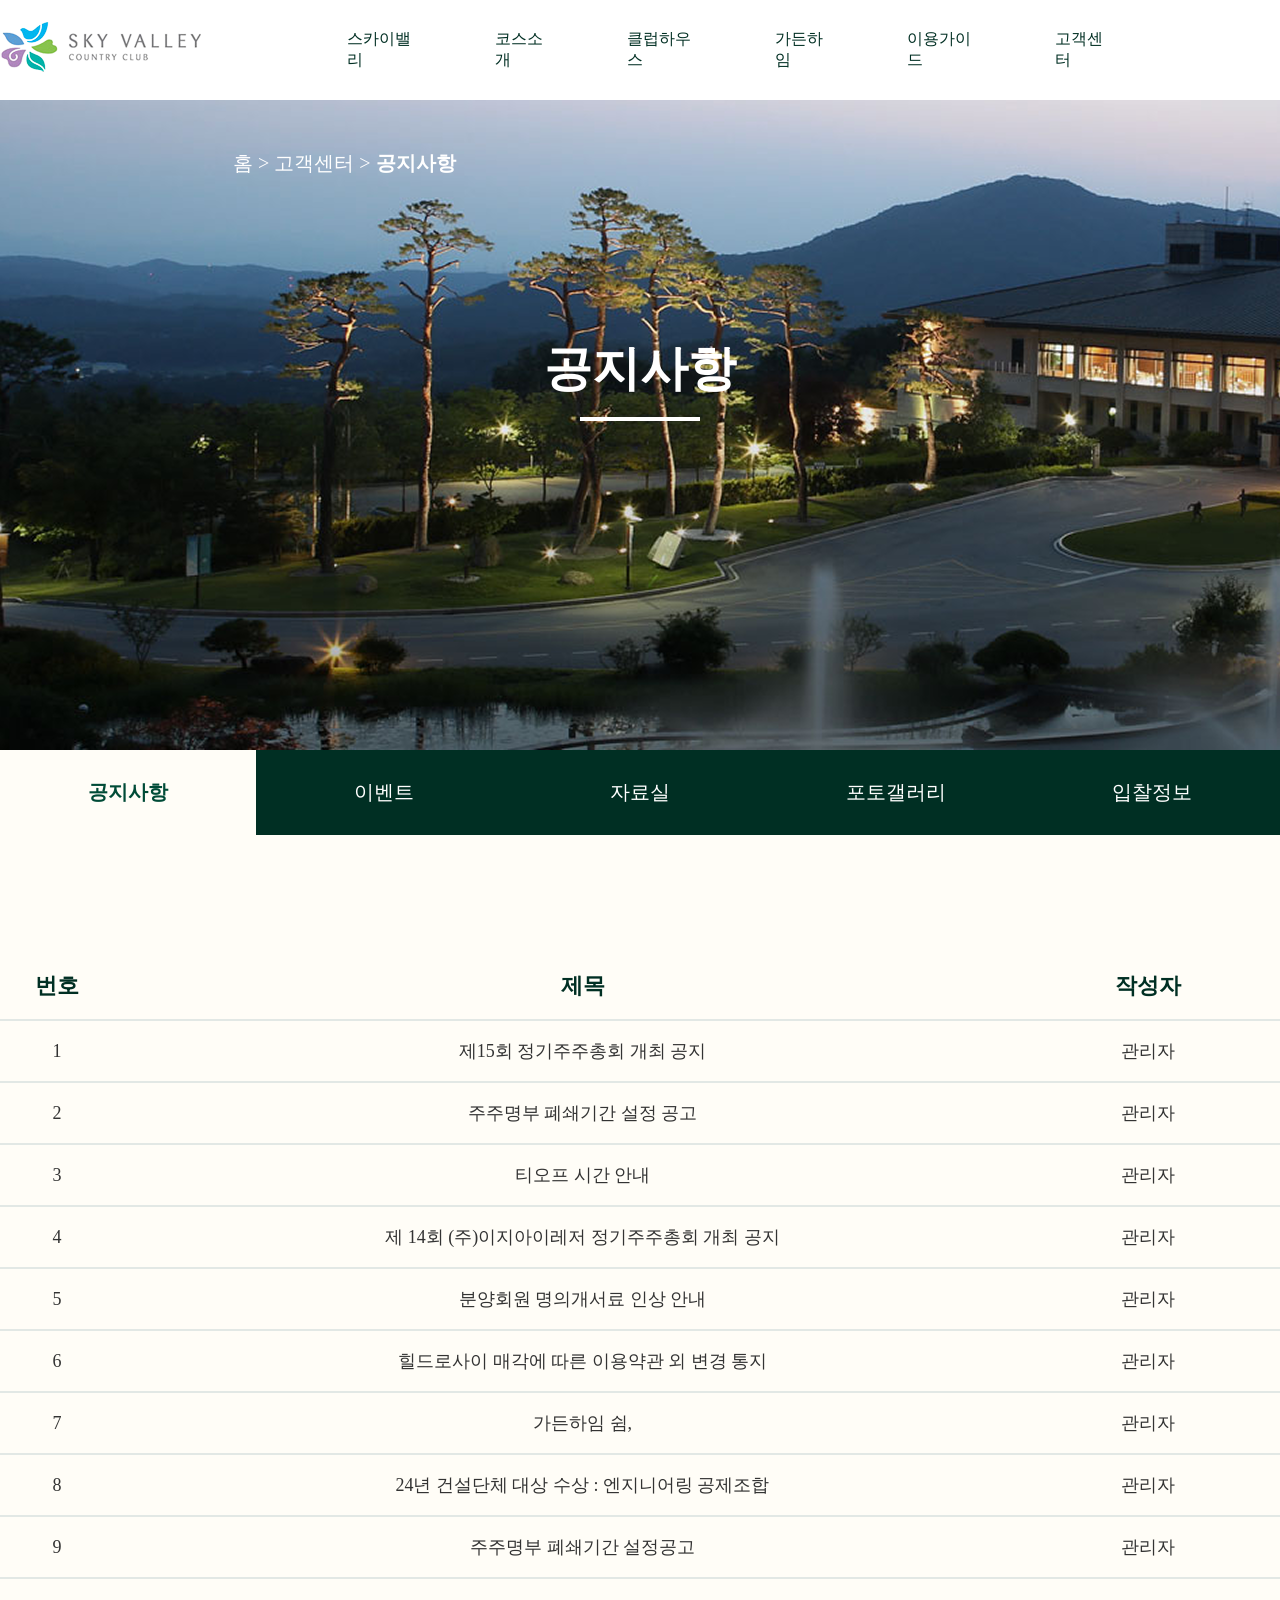
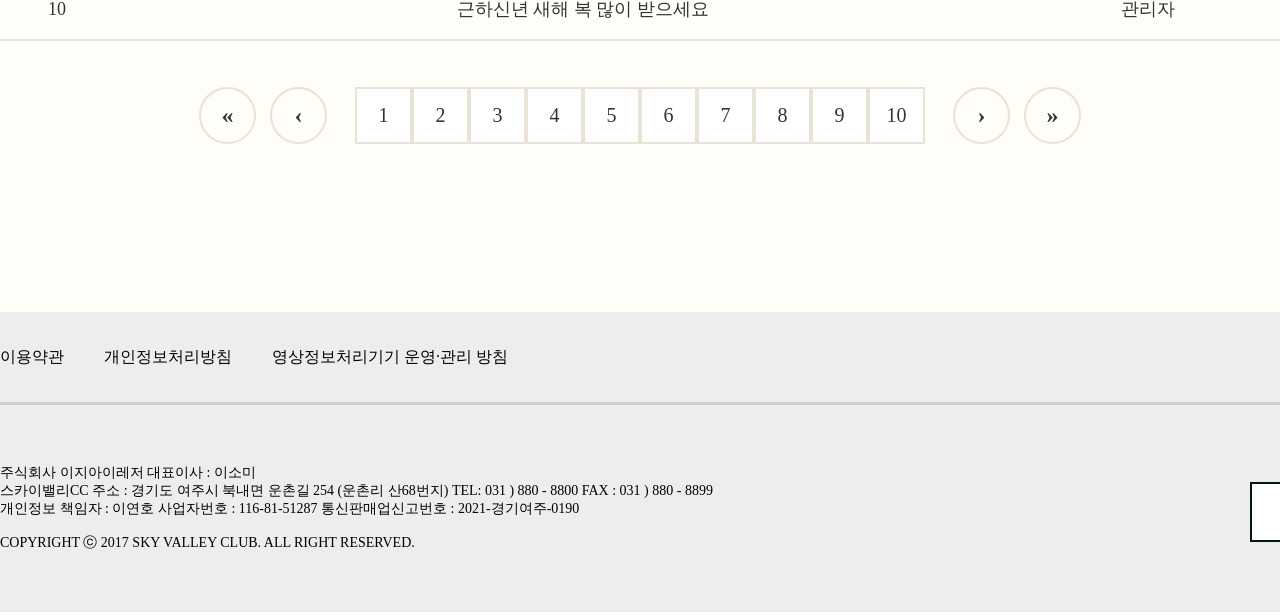
<file: customer.html>
<!DOCTYPE html>
<html lang="ko">
<head>
    <meta charset="UTF-8">
    <meta name="viewport" content="width=device-width, initial-scale=1.0">
    <title>SkyValley_Customer</title>
    <link rel="stylesheet" href="./css/reset.css">
    <link rel="stylesheet" href="./css/customer.css">
</head>
<body>
    <div id="wrap">
        <div id="header">
            <div class="header_in">
                <div class="logo">
                    <a href="index.html"><img src="images/symbol_logo6 1.png" alt=""></a>
                </div>
                <ul class="nav">
                    <li><a href="company.html">스카이밸리</a></li>
                    <li><a href="course.html">코스소개</a></li>
                    <li><a href="club.html">클럽하우스</a></li>
                    <li><a href="garden.html">가든하임</a></li>
                    <li><a href="guide.html">이용가이드</a></li>
                    <li><a href="customer.html">고객센터</a></li>
                </ul>
                <div class="icons">
                    <img src="images/Icon1.png" alt="">
                    <img src="images/Icon2.png" alt="">
                    <img src="images/Icon3.png" alt="">
                </div>
            </div>
        </div>

        <div id="sub">
            <div class="sub_img">
                <p><a href="/index.html">홈 > 고객센터 > </a><strong>공지사항</strong></p>
                <h2>공지사항</h2>

            </div>
        </div>
        <div id="sub_area">
            <ul>
                <li class="on">공지사항</li>
                <li>이벤트</li>
                <li>자료실</li>
                <li>포토갤러리</li>
                <li>입찰정보</li>
            </ul>
        </div>
        <article id="board">
            <div class="board_header">
                <p>번호</p>
                <p>제목</p>
                <p>작성자</p>
                <p>작성일</p>               
            </div>
            <div class="board_main1">
                <p>1</p>
                <p><a href="">제15회 정기주주총회 개최 공지</a></p>
                <p>관리자</p>
                <p>2026-02-20</p>                                     
            </div>
            <div class="board_main2">
                <p>2</p>
                <p><a href="">주주명부 폐쇄기간 설정 공고</a></p>
                <p>관리자</p>
                <p>2025-12-29</p>                                     
            </div>
            <div class="board_main3">
                <p>3</p>
                <p><a href="">티오프 시간 안내</a></p>
                <p>관리자</p>
                <p>2025-07-15</p>                                     
            </div>
            <div class="board_main4">
                <p>4</p>
                <p><a href="">제 14회 (주)이지아이레저 정기주주총회 개최 공지</a></p>
                <p>관리자</p>
                <p>2025-02-20</p>                                     
            </div>
            <div class="board_main5">
                <p>5</p>
                <p><a href="">분양회원 명의개서료 인상 안내</a></p>
                <p>관리자</p>
                <p>2025-02-11</p>                                     
            </div>
            <div class="board_main6">
                <p>6</p>
                <p><a href="">힐드로사이 매각에 따른 이용약관 외 변경 통지</a></p>
                <p>관리자</p>
                <p>2025-02-10</p>                                     
            </div>
            <div class="board_main7">
                <p>7</p>
                <p><a href="">가든하임 쉼,</a></p>
                <p>관리자</p>
                <p>2025-01-21</p>                                     
            </div>
            <div class="board_main8">
                <p>8</p>
                <p><a href="">24년 건설단체 대상 수상 : 엔지니어링 공제조합</a></p>
                <p>관리자</p>
                <p>2025-01-09</p>                                     
            </div>
            <div class="board_main9">
                <p>9</p>
                <p><a href="">주주명부 폐쇄기간 설정공고</a></p>
                <p>관리자</p>
                <p>2024-12-31</p>                                     
            </div>
            <div class="board_main10">
                <p>10</p>
                <p><a href="">근하신년 새해 복 많이 받으세요</a></p>
                <p>관리자</p>
                <p>2024-12-31</p>                                     
            </div>
        </article>

        <article id="pag">
            <div class="btn_f">
                <a href="#" class="btn_circle">«</a> 
                <a href="#" class="btn_circle">‹</a>
            </div>
            <div class="btn_n">
                <a href="#" class="btn_num active">1</a>
                <a href="#" class="btn_num">2</a>
                <a href="#" class="btn_num">3</a>
                <a href="#" class="btn_num">4</a>
                <a href="#" class="btn_num">5</a>
                <a href="#" class="btn_num">6</a>
                <a href="#" class="btn_num">7</a>
                <a href="#" class="btn_num">8</a>
                <a href="#" class="btn_num">9</a>
                <a href="#" class="btn_num">10</a>            
            </div>
            <div class="btn_b">
                <a href="#" class="btn_circle">›</a> 
                <a href="#" class="btn_circle">»</a>           
            </div>
        </article>

        <div id="footer">
            <div class="footer_in">
                <div class="f_top">
                    <ul>
                        <li><a href="">이용약관</a></li>
                        <li><a href="">개인정보처리방침</a></li>
                        <li><a href="">영상정보처리기기 운영·관리 방침</a></li>
                    </ul>
                </div>
                <div class="f_bottom">
                    <p>
                        주식회사 이지아이레저 대표이사 : 이소미<br>
                        스카이밸리CC 주소 : 경기도 여주시 북내면 운촌길 254 (운촌리 산68번지)    TEL: 031 ) 880 - 8800    FAX : 031 ) 880 - 8899<br>
                        개인정보 책임자 : 이연호    사업자번호 : 116-81-51287   통신판매업신고번호 : 2021-경기여주-0190<br><br>
                        COPYRIGHT ⓒ 2017 SKY VALLEY CLUB. ALL RIGHT RESERVED.
                    </p>
                    <button>Family Site ▲</button>
                </div>
            </div>
        </div>
    </div>
</body>
</html>
</file>
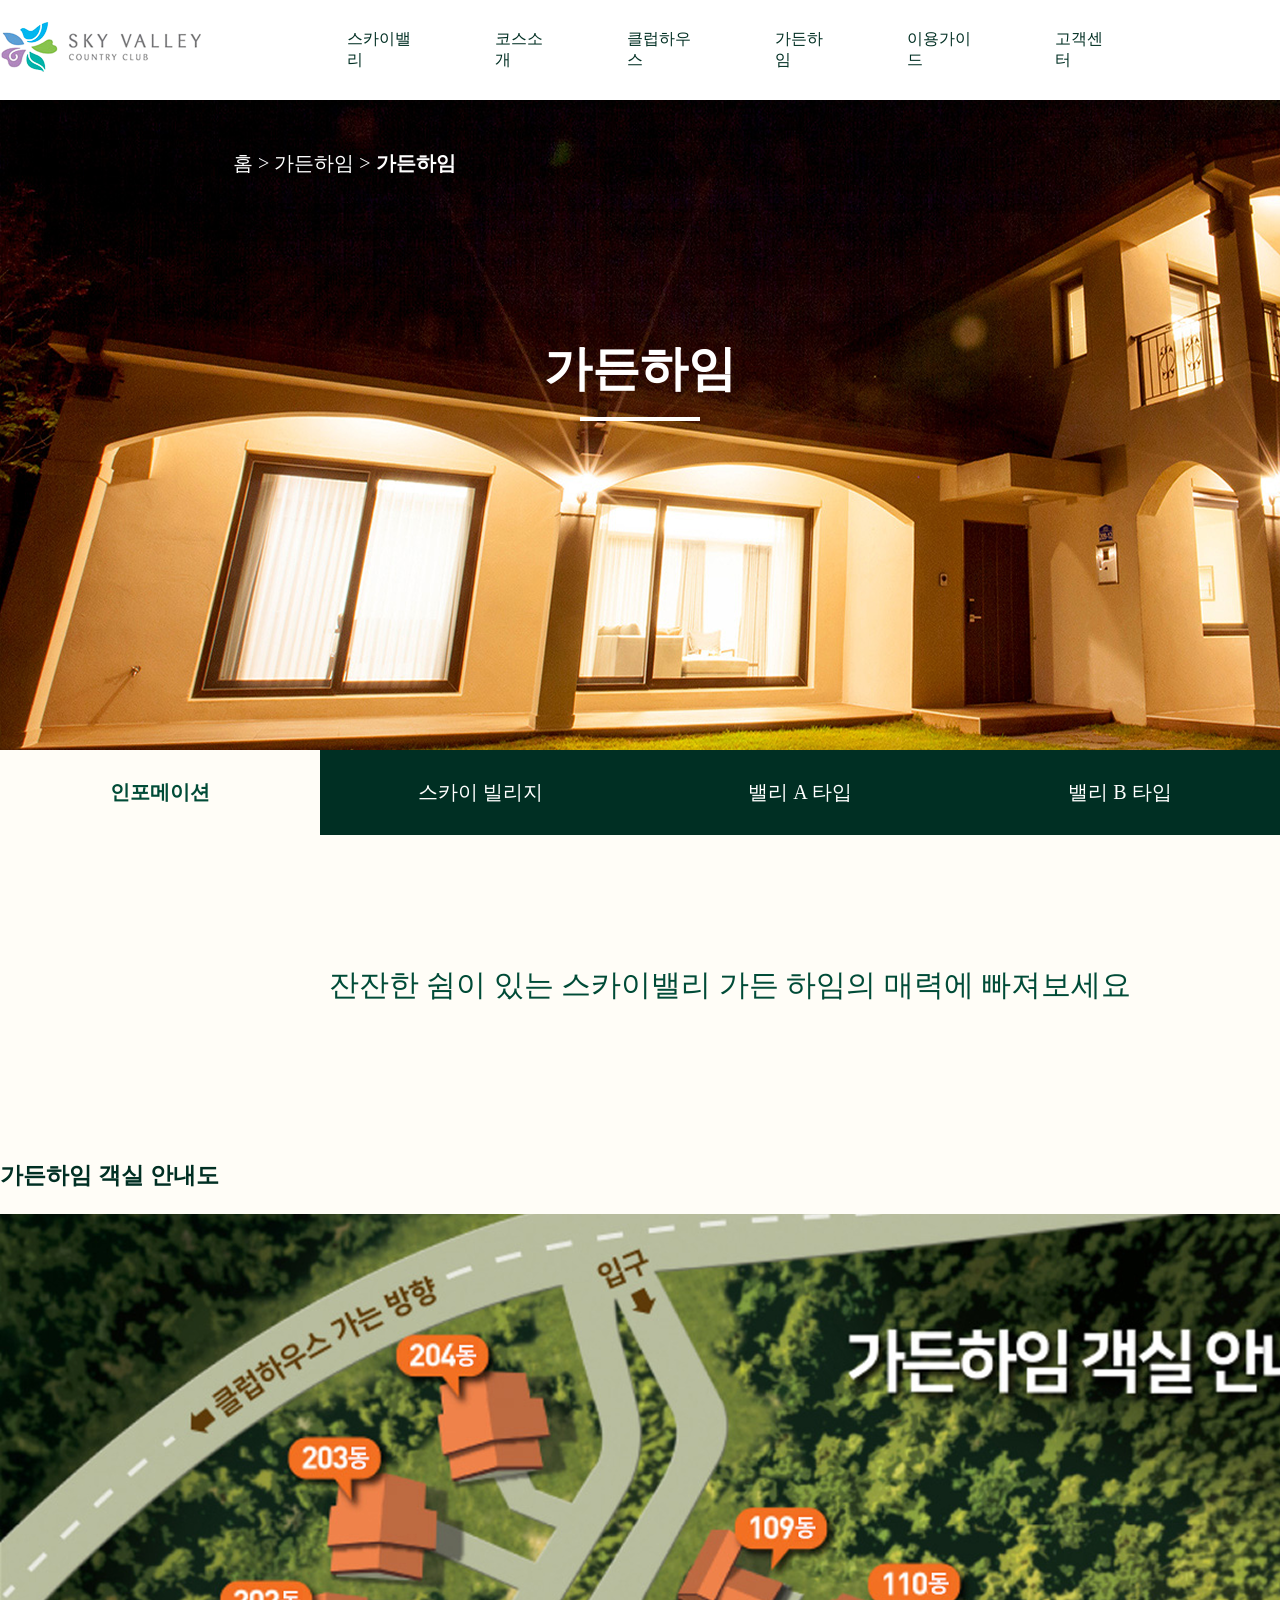
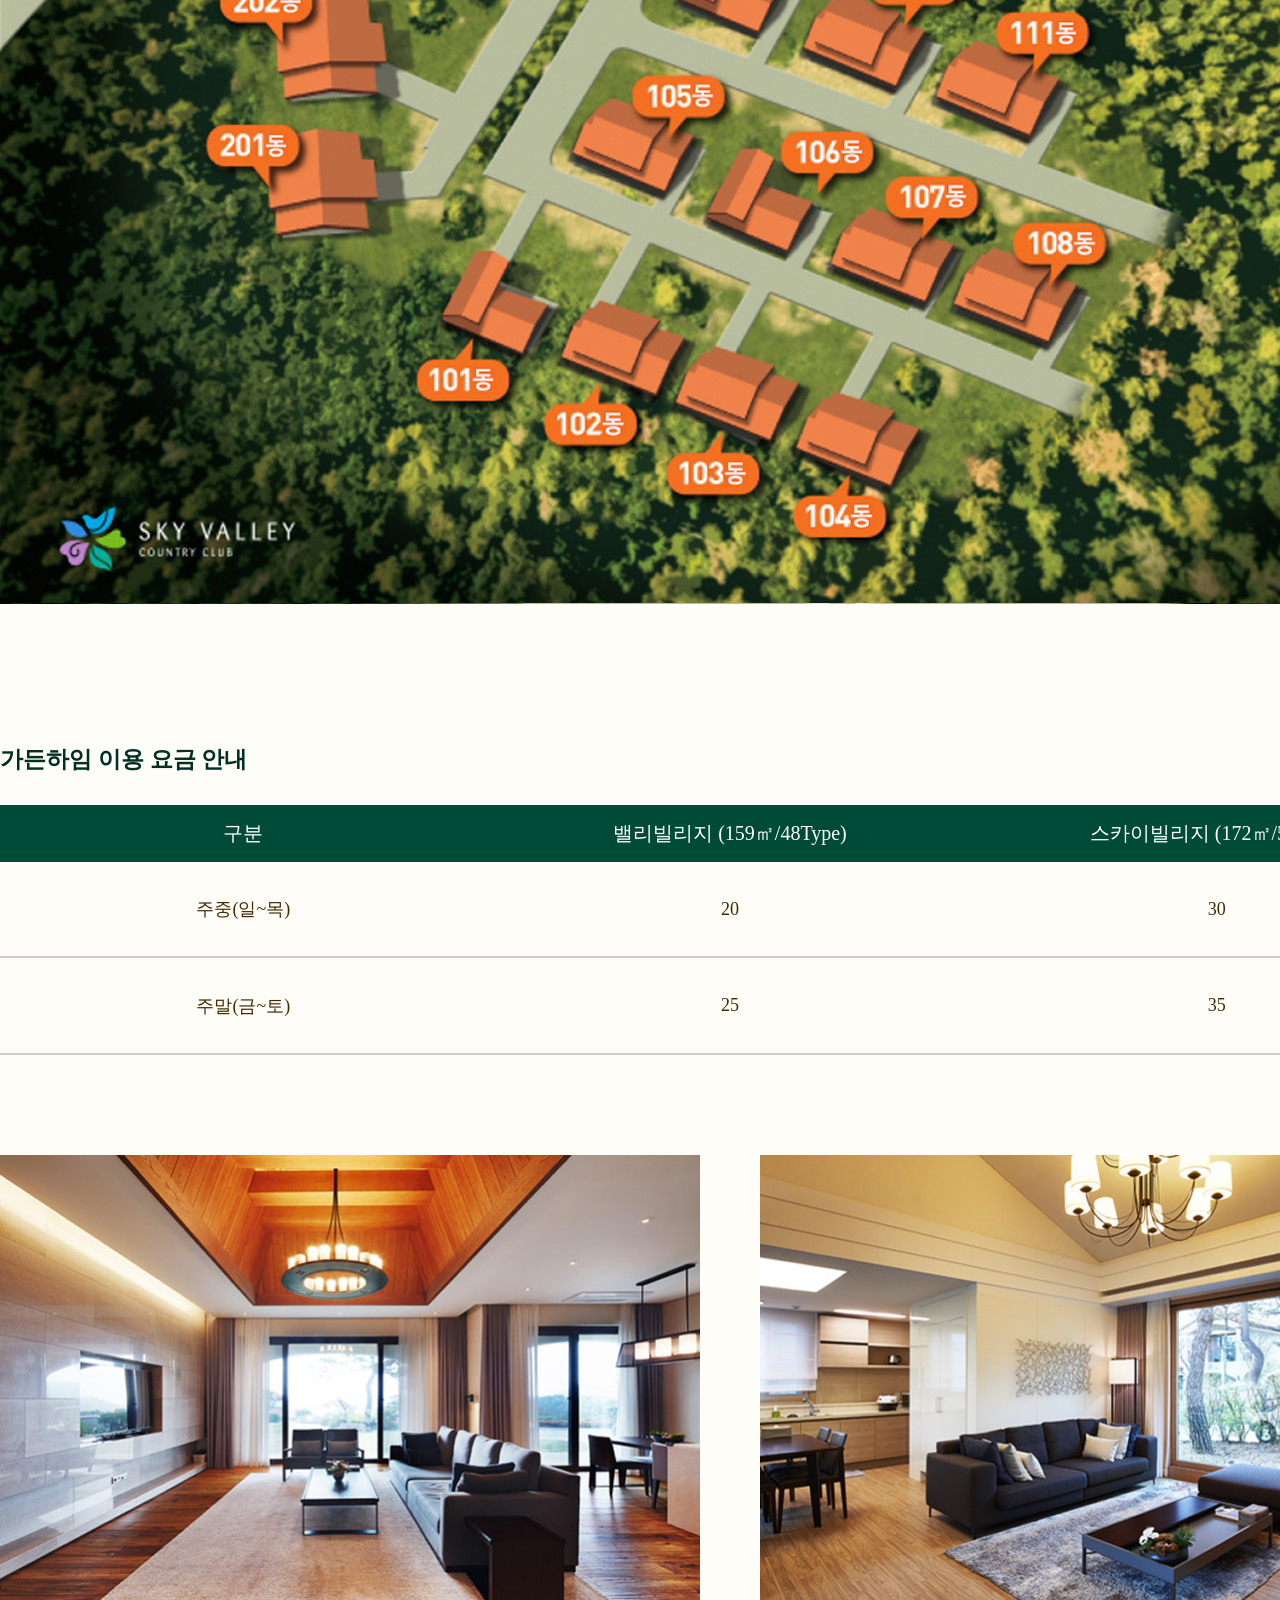
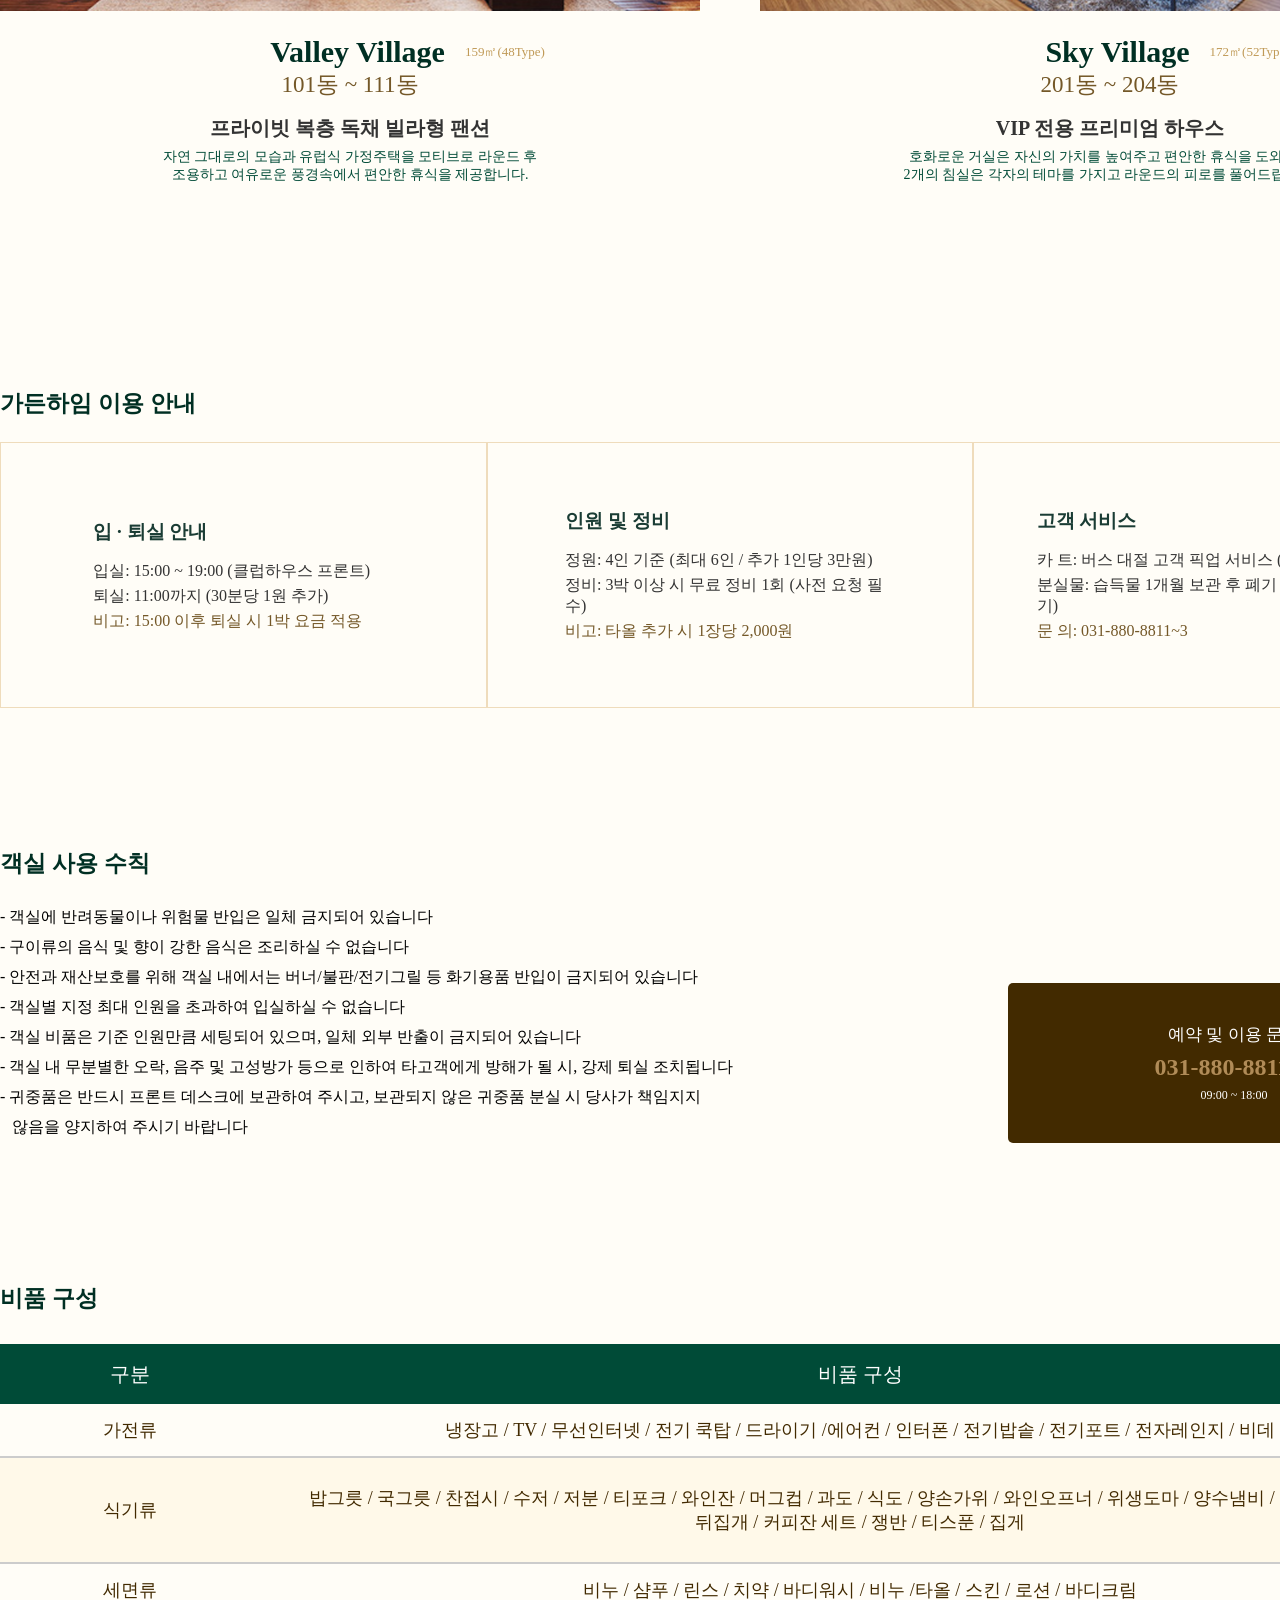
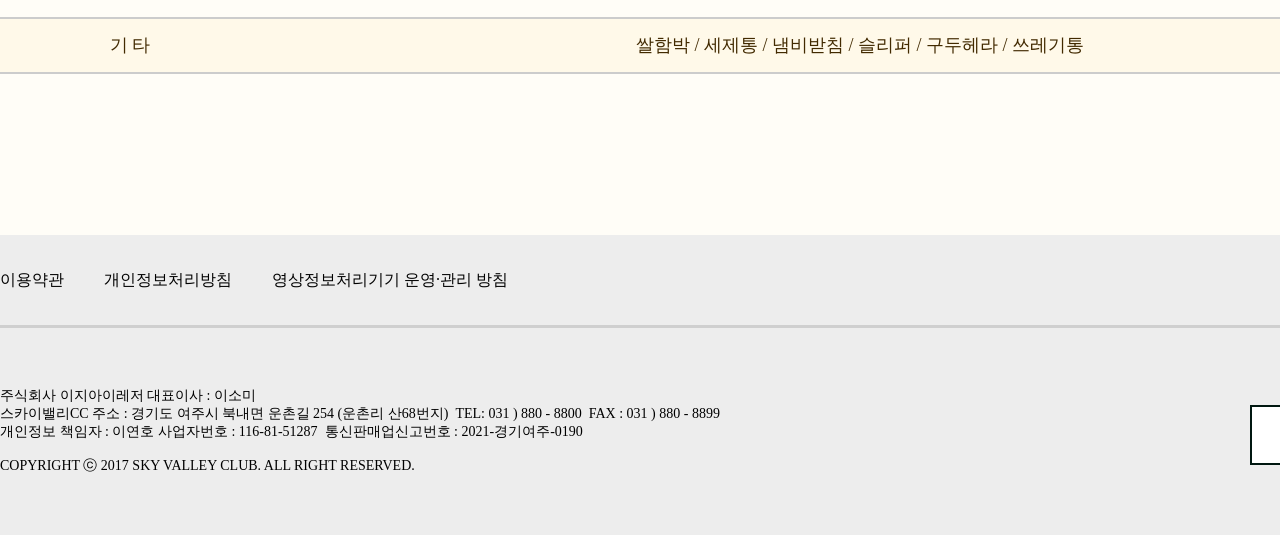
<file: garden.html>
<!DOCTYPE html>
<html lang="ko">
<head>
    <meta charset="UTF-8">
    <meta name="viewport" content="width=device-width, initial-scale=1.0">
    <title>SkyValley_Gardenheim</title>
    <link rel="stylesheet" href="css/reset.css">
    <link rel="stylesheet" href="css/garden.css">
</head>
<body>
    <div id="wrap">
        <div id="header">
            <div class="header_in">
                <div class="logo">
                    <a href="index.html"><img src="images/symbol_logo6 1.png" alt=""></a>
                </div>
                <ul class="nav">
                    <li><a href="company.html">스카이밸리</a></li>
                    <li><a href="course.html">코스소개</a></li>
                    <li><a href="club.html">클럽하우스</a></li>
                    <li><a href="garden.html">가든하임</a></li>
                    <li><a href="guide.html">이용가이드</a></li>
                    <li><a href="customer.html">고객센터</a></li>
                </ul>
                <div class="icons">
                    <img src="images/Icon1.png" alt="">
                    <img src="images/Icon2.png" alt="">
                    <img src="images/Icon3.png" alt="">
                </div>
            </div>
        </div>

        <div id="sub">
            <div class="sub_img">
                <p><a href="/index.html">홈 > 가든하임 >  </a><strong>가든하임</strong></p>
                <h2>가든하임</h2>
            </div>
        </div>
        <div id="sub_area">
            <ul>
                <li class="on">인포메이션</li>
                <li>스카이 빌리지</li>
                <li>밸리 A 타입</li>
                <li>밸리 B 타입</li>
            </ul>
        </div>
        <div id="contents">
            <div class="contents_in">

                <!-- content1 -->
                <div class="intro">
                        <h3>잔잔한 쉼이 있는 스카이밸리 가든 하임의 매력에 빠져보세요</h3>
                </div>

                <!-- content2 -->
                <div class="map">
                    <div class="title">
                        <p>가든하임 객실 안내도</p>
                    </div>
                    <div class="map_img"></div>
                </div>

                <!-- content3 -->
                <div class="charge">
                    <div class="title">
                        <p>가든하임 이용 요금 안내</p>
                    </div>
                    <div class="ch_top">
                        <table>
                            <thead>
                                <tr>
                                    <td>구분</td>
                                    <td>밸리빌리지 (159㎡/48Type)</td>
                                    <td>스카이빌리지 (172㎡/52Type)</td>
                                </tr>
                            </thead>
                            <tbody>
                                <tr>
                                    <td>주중(일~목)</td>
                                    <td>20</td>
                                    <td>30</td>
                                </tr>
                                <tr>
                                    <td>주말(금~토)</td>
                                    <td>25</td>
                                    <td>35</td>
                                </tr>
                            </tbody>
                        </table>
                    </div>
                    <div class="ch_bottom">
                        <div class="ch_left">
                            <img src="./images/garden/room1.png" alt="">
                            <div class="title_box1">
                                <h3>Valley Village</h3>
                                <p>159㎡(48Type)</p>
                            </div>
                            <span>101동 ~ 111동</span>
                            <h5>프라이빗 복층 독채 빌라형 팬션</h5>
                            <h6>자연 그대로의 모습과 유럽식 가정주택을 모티브로 라운드 후<br>
                                조용하고 여유로운 풍경속에서 편안한 휴식을 제공합니다.</h6>
                        </div>
                        <div class="ch_right">
                            <img src="./images/garden/room2.png" alt="">
                            <div class="title_box2">
                                <h3>Sky Village</h3>
                                <p>172㎡(52Type)</p>
                            </div>
                            <span>201동 ~ 204동</span>
                            <h5>VIP 전용 프리미엄 하우스</h5>
                            <h6>호화로운 거실은 자신의 가치를 높여주고 편안한 휴식을 도와주며<br>
                                2개의 침실은 각자의 테마를 가지고 라운드의 피로를 풀어드립니다.</h6>
                        </div>
                        
                    </div>
                </div>

                <!-- content4 -->
                 <div class="utilization">
                    <div class="title">
                        <p>가든하임 이용 안내</p>
                    </div>
                    <div class="ut_top">
                        <div class="ut1">
                            <div class="ut_text1">
                                <p>입 · 퇴실 안내</p>
                                <ul>
                                    <li>입실: 15:00 ~ 19:00 (클럽하우스 프론트)</li>
                                    <li>퇴실: 11:00까지 (30분당 1원 추가)</li>
                                    <li>비고: 15:00 이후 퇴실 시 1박 요금 적용</li>
                                </ul>
                            </div>
                        </div>
                        <div class="ut2">
                            <div class="ut_text2">
                                <p>인원 및 정비</p>
                                <ul>
                                    <li>정원: 4인 기준 (최대 6인 / 추가 1인당 3만원)</li>
                                    <li>정비: 3박 이상 시 무료 정비 1회 (사전 요청 필수)</li>
                                    <li>비고: 타올 추가 시 1장당 2,000원</li>
                                </ul>
                            </div>
                        </div>
                        <div class="ut3">
                            <div class="ut_text3">
                                <p>고객 서비스</p>
                                <ul>
                                    <li>카 트: 버스 대절 고객 픽업 서비스 (예약실 문의)</li>
                                    <li>분실물: 습득물 1개월 보관 후 폐기 (음식물 당일 폐기)</li>
                                    <li>문 의: 031-880-8811~3</li>
                                </ul>
                            </div>
                        </div>
                    </div>
                </div>
                 

                <!-- content5 -->
                <div class="rules">
                    <div class="title">
                        <p>객실 사용 수칙</p>
                    </div>
                    <div class="ru">
                        <div class="ru_left">
                            <ul>
                                <li>-&nbsp;객실에 반려동물이나 위험물 반입은 일체 금지되어 있습니다</li>
                                <li>-&nbsp;구이류의 음식 및 향이 강한 음식은 조리하실 수 없습니다</li>
                                <li>-&nbsp;안전과 재산보호를 위해 객실 내에서는 버너/불판/전기그릴 등 화기용품 반입이 금지되어 있습니다</li>
                                <li>-&nbsp;객실별 지정 최대 인원을 초과하여 입실하실 수 없습니다</li>
                                <li>-&nbsp;객실 비품은 기준 인원만큼 세팅되어 있으며, 일체 외부 반출이 금지되어 있습니다</li>
                                <li>-&nbsp;객실 내 무분별한 오락, 음주 및 고성방가 등으로 인하여 타고객에게 방해가 될 시, 강제 퇴실 조치됩니다</li>
                                <li>-&nbsp;귀중품은 반드시 프론트 데스크에 보관하여 주시고, 보관되지 않은 귀중품 분실 시 당사가 책임지지<br>
                                &nbsp;&nbsp;&nbsp;않음을 양지하여 주시기 바랍니다</li>
                            </ul>
                        </div>
                        <div class="ru_right">
                            <div class="ru_txt">
                                <p>예약 및 이용 문의</p>
                                <h4>031-880-8811~3</h4>
                                <span>09:00 ~ 18:00</span>
                            </div>
                        </div>
                    </div>
                </div>

                <!-- content6 -->
                <div class="equipment">
                    <div class="title">
                        <p>비품 구성</p>
                    </div>
                    <div class="eq">
                        <table>
                            <thead>
                                <tr>
                                    <td>구분</td>
                                    <td>비품 구성</td>
                                </tr>
                            </thead>
                            <tbody>
                                <tr>
                                    <td>가전류</td>
                                    <td>냉장고 / TV / 무선인터넷 / 전기 쿡탑 / 드라이기 /에어컨 / 인터폰 / 전기밥솥 / 전기포트 / 전자레인지 / 비데</td>
                                </tr>
                                <tr>
                                    <td>식기류</td>
                                    <td>밥그릇 / 국그릇 / 찬접시 / 수저 / 저분 / 티포크 / 와인잔 / 머그컵 / 과도 / 식도 / 양손가위 / 와인오프너 / 위생도마 / 양수냄비 / 후라이팬 / 국자 /<br>
                                        뒤집개 / 커피잔 세트 / 쟁반 / 티스푼 / 집게</td>
                                </tr>
                                <tr>
                                    <td>세면류</td>
                                    <td>비누 / 샴푸 / 린스 / 치약 / 바디워시 / 비누 /타올 / 스킨 / 로션 / 바디크림</td>
                                </tr>
                                <tr>
                                    <td>기 타</td>
                                    <td>쌀함박 / 세제통 / 냄비받침 / 슬리퍼 / 구두헤라 / 쓰레기통</td>
                                </tr>
                            </tbody>
                        </table>
                    </div>
                </div>

             </div>
        </div>

        





        <div id="footer">
            <div class="footer_in">
                <div class="f_top">
                    <ul>
                        <li><a href="">이용약관</a></li>
                        <li><a href="">개인정보처리방침</a></li>
                        <li><a href="">영상정보처리기기 운영·관리 방침</a></li>
                    </ul>
                </div>
                <div class="f_bottom">
                    <p>
                        주식회사 이지아이레저 대표이사 : 이소미<br>
                        스카이밸리CC 주소 : 경기도 여주시 북내면 운촌길 254 (운촌리 산68번지)    TEL: 031 ) 880 - 8800    FAX : 031 ) 880 - 8899<br>
                        개인정보 책임자 : 이연호    사업자번호 : 116-81-51287   통신판매업신고번호 : 2021-경기여주-0190<br><br>
                        COPYRIGHT ⓒ 2017 SKY VALLEY CLUB. ALL RIGHT RESERVED.
                    </p>
                    <button>Family Site ▲</button>
                </div>
            </div>
        </div>
    </div>
</body>
</html>
</file>
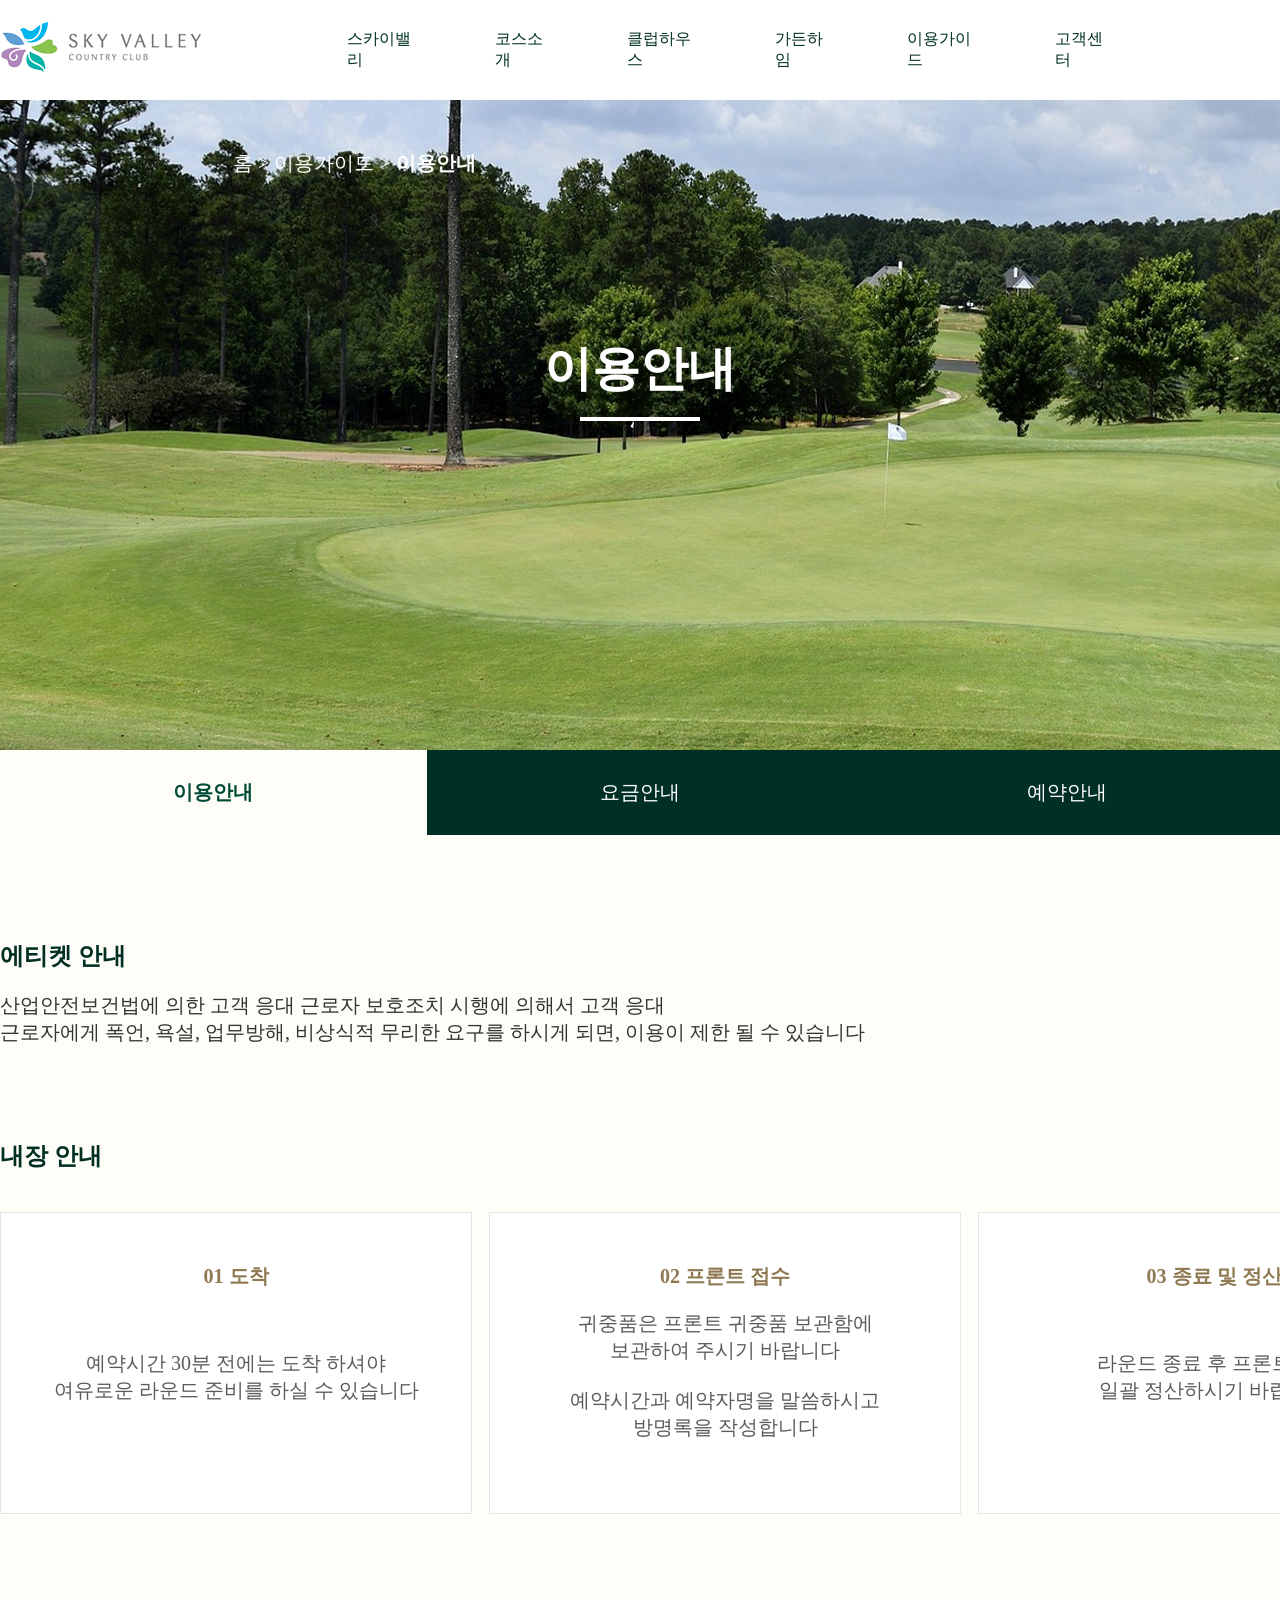
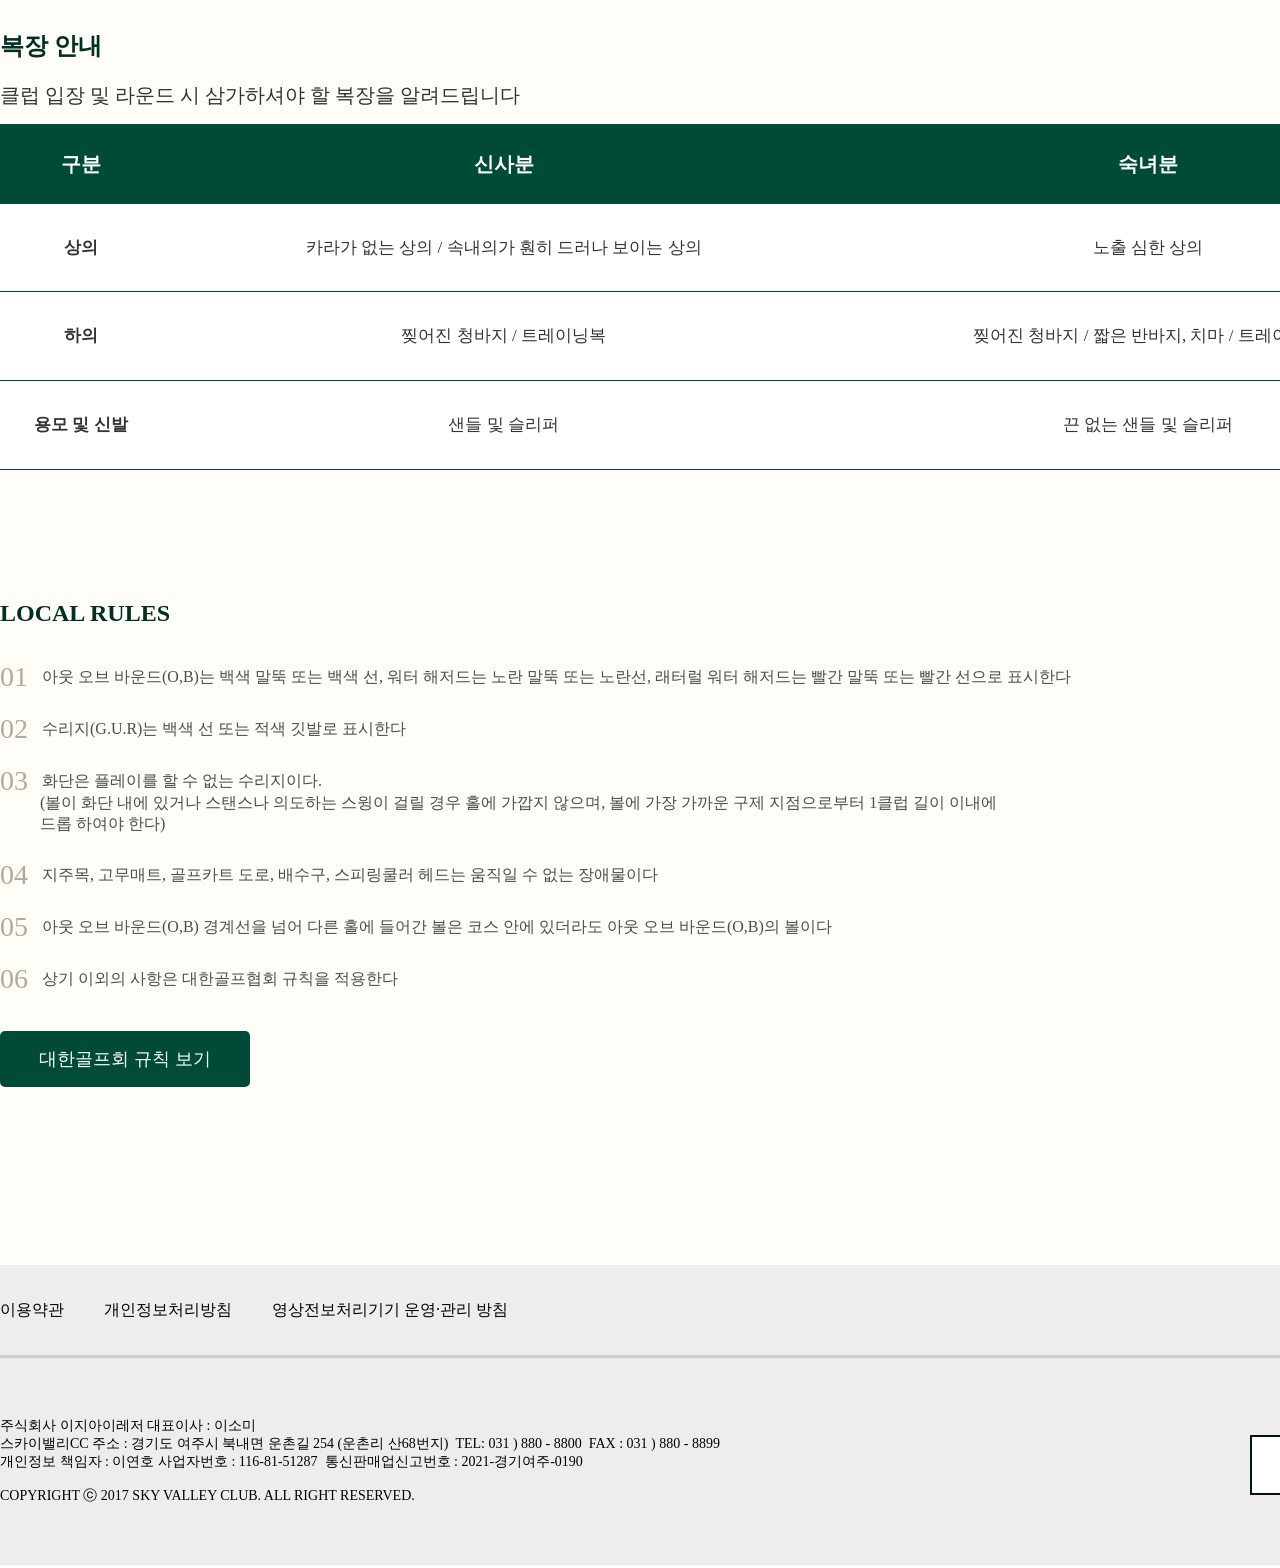
<file: guide.html>
<!DOCTYPE html>
<html lang="ko">
<head>
    <meta charset="UTF-8">
    <meta name="viewport" content="width=device-width, initial-scale=1.0">
    <title>SkyValley_Guide</title>
    <link rel="stylesheet" href="css/reset.css">
    <link rel="stylesheet" href="css/guide.css">
</head>
<body>
    <div id="wrap">
        <div id="header">
            <div class="header_in">
                <div class="logo">
                    <a href="index.html"><img src="images/symbol_logo6 1.png" alt=""></a>
                </div>
                <ul class="nav">
                    <li><a href="company.html">스카이밸리</a></li>
                    <li><a href="course.html">코스소개</a></li>
                    <li><a href="club.html">클럽하우스</a></li>
                    <li><a href="garden.html">가든하임</a></li>
                    <li><a href="guide.html">이용가이드</a></li>
                    <li><a href="customer.html">고객센터</a></li>
                </ul>
                <div class="icons">
                    <img src="images/Icon1.png" alt="">
                    <img src="images/Icon2.png" alt="">
                    <img src="images/Icon3.png" alt="">
                </div>
            </div>
        </div>
        <div id="sub">
            <div class="sub_img">
                <p><a href="/index.html">홈 > 이용가이드 >  </a><strong>이용안내</strong></p>
                <h2>이용안내</h2>
            </div>
        </div>
        <div id="sub_area">
            <ul>
                <li class="on">이용안내</li>
                <li>요금안내</li>
                <li>예약안내</li>
            </ul>
        </div>
        <div id="contents">
            <div class="con_wrap">
                <div class="content1">
                    <h4>에티켓 안내</h4>
                    <p>
                        산업안전보건법에 의한 고객 응대 근로자 보호조치 시행에 의해서 고객 응대<br>
                        근로자에게 폭언, 욕설, 업무방해, 비상식적 무리한 요구를 하시게 되면, 이용이 제한 될 수 있습니다
                    </p>
                </div>
                <div class="content2">
                    <h4>내장 안내</h4>
                    <div class="info_group_box">
                        <div class="info_box">
                            <span>01 도착</span>
                            <p>예약시간 30분 전에는 도착 하셔야<br>여유로운 라운드 준비를 하실 수 있습니다</p>
                        </div>
                        <div class="info_box">
                            <span>02 프론트 접수</span>
                            <p>귀중품은 프론트 귀중품 보관함에<br>보관하여 주시기 바랍니다<br><br>
                            예약시간과 예약자명을 말씀하시고<br>방명록을 작성합니다</p>
                        </div>
                        <div class="info_box">
                            <span>03 종료 및 정산</span>
                            <p>라운드 종료 후 프론트에서<br>일괄 정산하시기 바랍니다</p>
                        </div>
                    </div>
                </div>
                <div class="content3">
                    <h4>복장 안내</h4>
                    <p>클럽 입장 및 라운드 시 삼가하셔야 할 복장을 알려드립니다</p>
                    <table>
                        <thead>
                            <tr>
                                <td>구분</td>
                                <td>신사분</td>
                                <td>숙녀분</td>
                            </tr>
                        </thead>
                        <tbody>
                            <tr>
                                <td>상의</td>
                                <td>카라가 없는 상의 / 속내의가 훤히 드러나 보이는 상의</td>
                                <td>노출 심한 상의</td>
                            </tr>
                            <tr>
                                <td>하의</td>
                                <td>찢어진 청바지 / 트레이닝복</td>
                                <td>찢어진 청바지 / 짧은 반바지, 치마 / 트레이닝복</td>
                            </tr>
                            <tr>
                                <td>용모 및 신발</td>
                                <td>샌들 및 슬리퍼</td>
                                <td>끈 없는 샌들 및 슬리퍼</td>
                            </tr>
                        </tbody>
                    </table>
                </div>
                <div class="content4">
                    <h4>LOCAL RULES</h4>
                    <ul>
                        <li>
                            <span>01</span>
                            아웃  오브 바운드(O,B)는 백색 말뚝 또는 백색 선, 워터 해저드는 노란 말뚝 또는 노란선,
                            래터럴  워터 해저드는 빨간 말뚝 또는 빨간 선으로 표시한다
                        </li>
                        <li>
                            <span>02</span>
                            수리지(G.U.R)는 백색 선 또는 적색 깃발로 표시한다
                        </li>
                        <li>
                            <span>03</span>
                            화단은 플레이를 할 수 없는 수리지이다.<br>
                            &nbsp;&nbsp;&nbsp;&nbsp;&nbsp;&nbsp;&nbsp;&nbsp;&nbsp;&nbsp;(볼이 화단 내에 있거나 스탠스나 의도하는 스윙이 걸릴 경우 홀에 가깝지 않으며,
                            볼에 가장 가까운 구제 지점으로부터 1클럽 길이 이내에
                            <br>&nbsp;&nbsp;&nbsp;&nbsp;&nbsp;&nbsp;&nbsp;&nbsp;&nbsp;&nbsp;드롭 하여야 한다)
                        </li>
                        <li>
                            <span>04</span>
                            지주목, 고무매트, 골프카트 도로, 배수구, 스피링쿨러 헤드는 움직일 수 없는 장애물이다
                        </li>
                        <li>
                            <span>05</span>
                            아웃 오브 바운드(O,B) 경계선을 넘어 다른 홀에 들어간 볼은 코스 안에 있더라도 아웃 오브 바운드(O,B)의 볼이다
                        </li>
                        <li>
                            <span>06</span>
                            상기 이외의 사항은 대한골프협회 규칙을 적용한다
                        </li>
                    </ul>
                    <button>대한골프회 규칙 보기</button>
                </div>
            </div>
        </div>
        <div id="footer">
            <div class="footer_in">
                <div class="f_top">
                    <ul>
                        <li><a href="">이용약관</a></li>
                        <li><a href="">개인정보처리방침</a></li>
                        <li><a href="">영상전보처리기기 운영·관리 방침</a></li>
                    </ul>
                </div>
                <div class="f_bottom">
                    <p>
                        주식회사 이지아이레저 대표이사 : 이소미<br>
                        스카이밸리CC 주소 : 경기도 여주시 북내면 운촌길 254 (운촌리 산68번지)    TEL: 031 ) 880 - 8800    FAX : 031 ) 880 - 8899<br>
                        개인정보 책임자 : 이연호    사업자번호 : 116-81-51287   통신판매업신고번호 : 2021-경기여주-0190<br><br>
                        COPYRIGHT ⓒ 2017 SKY VALLEY CLUB. ALL RIGHT RESERVED.
                    </p>
                    <button>Family Site ▲</button>
                </div>
            </div>
        </div>
    </div>
</body>
</html>
</file>
<file: css/style.css>
/* index */
#wrap {
    width: 100%;
    height: 6620px;
}
/* header */
#header {
    width: 100%;
    height: 100px;
    background-color: #fff;
}
.header_in {
    margin: 0 auto;
    width: 1450px;
    height: 100px;
    /* background-color: aliceblue; */
    display: flex;
}
.header_in .logo {
    width: 210px;
    height: 100px;
    display: flex;
    align-items: center;
}
.header_in .nav {
    width: 780px;
    height: 100px;
    margin-left: 140px;
    display: flex;
    /* justify-content: center; */
    justify-content: space-between;
    align-items: center;
}
.header_in .nav li {
    /* margin-left: 70px; */
    padding: 0 20px;
}
.header_in .nav li:first-child {
    margin-left: 0;
}
.header_in .nav a {
    font-size: 16px;
    font-weight: 500;
    color: #002F23;
}
.header_in .icons {
    display: flex;
    width: 150px;
    height: 100px;
    margin-left: 185px;
    align-items: center;
}
.header_in .icons img {
    width: 25px;
    height: 25px;
    margin-left: 20px;
    cursor: pointer;
}
.header_in .icons img:last-child {
    width: 20px;
    height: 25px;
}
/* main */
#main {
    width: 100%;
    height: 870px;
    background-color: #004B37;
}
.main_bg {
    margin: 0 auto;
    width: 100%;
    height: 770px;
    position: relative;
}
.main_title {
    /* margin: 0 auto; */
    width: 1450px;
    height: 770px;
    position: absolute;
    left: 220px;
    z-index: 1;
}
.main_title h3 {
    font-size: 5rem;
    color: #FFF9E9;
    padding-top: 100px;
}
.main_title .small_t {
    display: flex;
    margin-top: 50px;
}
.main_title .small_t h5 {
    font-size: 20px;
    margin-right: 50px;
    color: #FFF9E9;
    font-weight: 400;
}
.main_video {
    width: 100%;
    height: 84vh;
    position: relative;
    overflow: hidden;
}
.main_video iframe {
    position: absolute;
    top: 50%;
    left: 50%;

    width: 100vw;
    height: 56.25vw;

    min-width: 177.77vh;
    min-height: 100vh;

    transform: translate(-50%, -50%);
    pointer-events: none;
}
.main_bottom {
    width: 100%;
    height: 100px;
    background-color: #FFFDF7;
}
.main_nav {
    margin: 0 auto;
    width: 1450px;
    height: 100px;
    display: flex;
    justify-content: space-between;
    align-items: center;
}
.main_nav ul {
    display: flex;
}
.main_nav li {
    font-size: 14px;
    color: #002F23;
    margin-left: 30px;
}
.main_nav li:first-child {
    margin-left: 0;
}
.main_nav li a {
    font-size: 14px;
    color: #002F23;
}
.main_nav button {
    width: 220px;
    height: 55px;
    font-size: 16px;
    background-color: #FFF9E9;
    border: 1px solid #583800;
    color: #583800;
    cursor: pointer;
}
.main_nav button:hover {
    background-color: #583800;
    color: #fff;
    transition: all 0.5s;
}
#contents {
    width: 100%;
    height: 5350px;
    background-color: #FFFDF7;
}
/* 5400 = (445 + 760 + 650 + 870 + 740 + 750 + 420 = 4635) + 765 */
/* content1 */
.intro {
    width: 100%;
    height: 445px;
    /* background-color: lightblue; */
}
.intro_inner {
    width: 1450px;
    margin: 0 auto;
    text-align: center;
    position: relative;
    top: 240px;
    opacity: 0;
    transition: all 0.7s;
}
.intro_inner.act{
    opacity: 1;
    top: 160px;
}
.intro_inner h3 {
    color: #002F23;
    margin-bottom: 20px;
    font-size: 24px;
}
.intro_inner h4 {
    color: #002F23;
    font-size: 16px;
}
/* contents title */
.title {
    width: 750px;
    height: 100px;
    margin-bottom: 50px;
}
.title p {
    color: #004B37;
    font-size: 25px;
}
.title h4 {
    color: #002D1E;
    font-size: 45px;
}
/* content2 */
.course {
    margin: 0 auto;
    width: 1450px;
    height: 760px;
    /* background-color: darksalmon; */
}
.course > .title {
    position: relative;
    opacity: 0;
    top: 50px;
    transition: all 0.5s;
}
.course > .title.act {
    opacity: 1;
    top: 0;
}
.course .course_list {
    display: flex;
    position: relative;
    top: 80px;
    left: 0;
    opacity: 0;
    transition: all 0.7s;
}
.course .course_list.act {
    opacity: 1;
    top: 0;
}
.course_list li {
    text-align: center;
    margin-right: 36px;
}
.course_list .course_box {
    width: 335px;
    height: 450px;
    background-color: #004B37;
    border-radius: 20px;
    position: relative;
    cursor: pointer;
    overflow: hidden;  
    /* 
    background-size: cover;      
    background-position: center; 
             
    transition: all 0.5s ease;   */ 
}

/* 
.course_list .course_box:hover {
    background-size: 110%;
}


.course_list .course_box::after {
    content: "";
    position: absolute;
    top: 0; left: 0;
    width: 100%; height: 100%;
    background-color: rgba(255, 255, 255, 0); 
    transition: all 0.5s ease;
}

.course_list .course_box:hover::after {
    background-color: rgba(255, 255, 255, 0.3);
}
*/
/* 
.course_list li:nth-child(1) .course_box{
    background: url(../images/main/course_sky.jpg) no-repeat center / cover ;     
}
.course_list li:nth-child(2) .course_box{
    background: url(../images/main/course_valley.jpg) no-repeat center / cover;    
}
.course_list li:nth-child(3) .course_box{
    background: url(../images/main/course_lake.jpg) no-repeat center / cover;    
}
.course_list li:nth-child(4) .course_box{
    background: url(../images/main/course_mountain.jpg) no-repeat center / cover;    
}
*/
/* 코스영상 삽입 */
.course_thumb{
    position: absolute;
    inset: 0;
}
.course_thumb img {
    width: 100%;
    height: 100%;
    object-fit: cover;
}
.course_video {
    position: absolute;
    top: 50%;
    left: 50%;
    width: 800px;
    height: 450px;
    transform: translate(-50%, -50%);
    border: none;
    opacity: 0;
    pointer-events: none;
    transition: opacity 0.4s ease;
}
.course_box:hover .course_video {
    opacity: 1;
}
.course_box .arrow {
    position: absolute;
    right: 20px;
    bottom: 20px;
    z-index: 10;
}
/* .course_box img {
    position: absolute;
    right: 20px;
    bottom: 20px;
    cursor: pointer;
} */
.course_list > li > h4 {
    font-size: 24px;
    color: #002F23;
    font-size: 28px;
    font-weight: 500;
    margin-top: 10px;
}
.course_list > li > p {
    font-size: 16px;
    color: #001710;
    font-size: 18px;
    font-weight: 500;
    margin-top: 10px;
}
/* content3 */
.club {
    margin: 0 auto;
    width: 1450px;
    height: 650px;
    /* background-color: deepskyblue; */
    position: relative;
    margin-top: 180px;
    opacity: 0;
    transition: all 0.7s;
}
.club.act {
    margin-top: 100px;
    opacity: 1;
}
.club .c_tabs {
    display: flex;
    width: 725px;
    height: 100px;
    position: absolute;
    top: 0;
    right: 0;
    justify-content: space-between;
}
.club .c_tabs li {
    width: 125px;
    height: 40px;
    background-color: #FFF5E2;
    border: 1px solid #745828;
    margin-top: 50px;
    border-radius: 10px;
    font-size: 16px;
    color: #422A00;
    text-align: center;
    line-height: 40px;
    font-weight: 500;
    cursor: pointer;
}
.club .c_tabs li.on {
    background-color: #F2E3C2;
}
/* .club .c_tabs li a {
    display: block;
    margin-top: 7px;
    font-size: 16px;
    color: #422A00;
    text-align: center;
    font-weight: 500;
} */
.c_area {
    margin: 0 auto;
    display: flex;
    justify-content: center;
    align-items: center;
    width: 1600px;
    height: 420px;
    position: absolute;
    left: -75px;
    /* background-color: skyblue; */
}
.c_area_area { 
    width: 1600px;
    height: 420px;
    position: relative;
}
.c_area .l_btn {
    cursor: pointer;
    position: absolute;
    top:200px;
    left:10px;
}
.c_area .r_btn {
    cursor: pointer;
    position: absolute;
    right:10px;
    top:200px;
}
.c_space {
    position: absolute;
    top:0;
    left:50%;
    margin-left: -722.5px;
    width: 1445px;
    height: 420px;
    border: 2px solid #004B37;
    background-color: #fff;
    border-radius: 20px;
    display: flex;
    overflow: hidden;
    opacity: 0;
    transition: all 1s;
}
.c_space.on{
    opacity: 1;
}
.c_space .space_l {
    width: 50%;
    height: 100%;
    position: relative;
}
.space_l .space_area {
    display: flex;
    justify-content: center;
    align-items: center;
    width: 100%;
    margin-top: 120px;
    color: #001710;
}
.space_name {
    border-right: 1px solid #004731;
    padding-right: 30px;
}
.space_name h5 {
    font-size: 28px;
    font-weight: 500;
}
.space_name h4 {
    font-size: 38px;
    font-weight: 500;
}
.space_intro {
    font-size: 18px;
    padding-left: 30px;
}
.space_l button {
    display: flex;
    justify-content: center;
    align-items: center;
    text-align: center;
    width: 135px;
    height: 40px;
    position: relative;
    top: 50px;
    left: 290px;
    background-color: #FFF5E2;
    border: 1px solid #745828;
    color: #422A00;
    font-size: 16px;
    border-radius: 5px;
    cursor: pointer;
}
.space_l button img {
    width: 15px;
    height: 9px;
    padding-left: 5px;
}
.c_space .space_r {
    width: 50%;
    height: 100%;
    background-size: cover;
    overflow: hidden;
}

.c_space:nth-child(2) .space_r { background: url(../images/main/robby.png) center / cover; }
.c_space:nth-child(3) .space_r { background: url(../images/main/restaurant.png) center / cover; }
.c_space:nth-child(4) .space_r { background: url(../images/main/hall.png) center / cover; }
.c_space:nth-child(5) .space_r { background: url(../images/main/spa.png) center / cover; }
.c_space:nth-child(6) .space_r { background: url(../images/main/pro.png) center / cover; }

/* content4 */
.garden {
    margin: 0 auto;
    width: 1450px;
    height: 870px;
    /* background-color: aqua; */
    margin-top: 180px;
    opacity: 0;
    transition: all 0.7s;
}
.garden.act {
    margin-top: 100px;
    opacity: 1;
}
.g_info_link {
    display: block;       
    text-decoration: none;
    margin-top: 20px;
}
.garden .g_info {
    margin-top: 20px;
    width: 100%;
    height: 340px;
    background: url(../images/main/garden_info.jpg) no-repeat center / cover;
    overflow: hidden;
    border-radius: 20px;
    cursor: pointer;
    position: relative;
}
.garden .g_info::after {
    content: "";
    position: absolute;
    top: 0; left: 0;
    width: 100%; height: 100%;
    background-color: rgba(0, 0, 0, 0.3);
}
.garden .g_info p {
    font-size: 40px;
    color: #fff;
    font-weight: 500;
    position: absolute;
    bottom: 30px;
    left: 30px;
    z-index: 1;
    margin: 0;
}
.garden .g_area {
    display: flex;
    margin-top: 20px;
}
.garden .g_area > div {
    width: 470px;
    height: 280px;
    background-color: #004731;
    border-radius: 20px;
    margin-left: 20px;
    cursor: pointer;
    position: relative;
}
.garden .g_area > div::after {
    content: "";
    position: absolute;
    top: 0; left: 0;
    width: 100%; height: 100%;
    background-color: rgba(0, 0, 0, 0.3);
}
.garden .g_area > div:nth-child(1) {
    background: url(../images/main/skyvillage.jpg) no-repeat;
    background-size: cover;
    overflow: hidden;

}
.garden .g_area > div:nth-child(2) {
    background: url(../images/main/valleyA.jpg) no-repeat;
    background-size: cover;
    overflow: hidden;
}
.garden .g_area > div:nth-child(3)
 {
    background: url(../images/main/valleyB.jpg) ;
    background-size: cover;
    overflow: hidden;
}

.garden .g_area > div:first-child {
    margin-left: 0;
}
.garden .g_area > div > p {
    font-size: 30px;
    color: #fff;
    font-weight: 500;
    position: absolute;
    bottom: 30px;
    left: 30px;
    z-index: 1;
}
/* content5 */
.event {
    margin: 0 auto;
    width: 1450px;
    height: 740px;
    /* background-color: gold; */
    margin-top: 100px;
}
.event > .title {
    position: relative;
    top: 50px;
    left: 0;
    opacity: 0;
    transition: all 0.5s;
}
.event > .title.act {
    top: 0;
    opacity: 1;
}
.event .e_wrap {
    overflow: hidden;
    cursor: grab;
}
.e_wrap.dragging {
    cursor: grabbing;
}
.event .e_list {
    display: flex;
    width: max-content;
    user-select: none;
    overflow: hidden;
    position: relative;
    top: 80px;
    left: 0;
    opacity: 0;
    transition: all 0.7s;
}
.e_list.act {
    top: 0;
    opacity: 1;
}
.e_list li {
    flex-shrink: 0;
    margin-right: 30px;
}
.e_list .e_box {
    width: 350px;
    height: 445px;
    border-radius: 20px;
    cursor: pointer;
}

.e_list li:nth-child(1) .e_box {
    background: url(../images/main/event_1.jpg) no-repeat center / cover;
}


.e_list li:nth-child(2) .e_box {
    background: url(../images/main/event_2.jpg) no-repeat center / cover;
}


.e_list li:nth-child(3) .e_box {
    background: url(../images/main/event_3.jpg) no-repeat center / cover;
}

.e_list li:nth-child(4) .e_box {
    background: url(../images/main/event_4.jpg) no-repeat center / cover;
}


.e_list li:nth-child(5) .e_box {
    background: url(../images/main/event_5.jpg) no-repeat center / cover;
}
.event .btn {
    margin: 0 auto;
    display: flex;
    justify-content: center;
    align-items: center;
    text-align: center;
    width: 135px;
    height: 40px;
    background-color: #FFF5E2;
    border: 1px solid #745828;
    color: #422A00;
    font-size: 16px;
    border-radius: 5px;
    cursor: pointer;
    position: relative;
    top: 100px;
    opacity: 0;
    transition: all 0.7s;
}
.event .btn img {
    width: 15px;
    height: 9px;
    padding-left: 5px;
}
.event .btn.act {
    top: 50px;
    opacity: 1;
}
/* content6 */
.inquiry {
    margin: 0 auto;
    width: 1450px;
    height: 750px;
    margin-top: 100px;
    /* background-color: papayawhip; */
}
.inquiry > .title {
    position: relative;
    top: 50px;
    left: 0;
    opacity: 0;
    transition: all 0.5s;
}
.inquiry > .title.act {
    top: 0;
    opacity: 1;
}
.inquiry .i_area {
    width: 100%;
    height: 550px;
    position: relative;
    top: 80px;
    left: 0;
    opacity: 0;
    transition: all 0.7s;
}
.i_area.act {
    top: 0;
    opacity: 1;
}
.inquiry .i_area .i_book {
    width: 100%;
    height: 390px;
    background-color: #008959;
    border-radius: 20px;
    display: flex;
    flex-direction: column;
}
.inquiry .i_area .i_book h4 {
    font-size: 35px;
    font-weight: 500;
    color: white;
    text-align: center;
    margin-top: 120px;
}
.inquiry .i_area .i_book p {
    font-size: 20px;
    color: white;
    text-align: center;
    margin-top: 20px;
}
.inquiry .i_area .i_book img {
    margin: 0 auto;
    width: 42px;
    height: 42px;
    cursor: pointer;
    margin-top: 50px;
}
.guide_box_link {
    display: block;
    text-decoration: none;
    color: inherit;
    cursor: pointer;
}

.inquiry .i_guide {
    width: 100%;
    height: 135px;
    display: flex;
    margin-top: 25px;
}
.inquiry .i_guide .guide_box {
    width: 460px;
    height: 135px;
    background-color: #008959;
    border-radius: 20px;
    display: flex;
    justify-content: center;
    align-items: center;
    cursor: pointer;
    margin-left: 35px;
}
.inquiry .i_guide .guide_box:first-child {
    margin-left: 0;
}
.inquiry .i_guide .guide_box p {
    font-size: 20px;
    color: white;
    margin-left: 20px;
}
/* content7 */
.notice {
    margin: 0 auto;
    width: 1450px;
    height: 420px;
    margin-top: 100px;
    /* background-color: mediumorchid; */
}
.notice > .title {
    position: relative;
    top: 50px;
    left: 0;
    opacity: 0;
    transition: all 0.5s;
}
.notice > .title.act {
    top: 0;
    opacity: 1;
}
.notice .n_list {
    width: 100%;
    height: 270px;
    position: relative;
    top: 80px;
    left: 0;
    opacity: 0;
    transition: all 0.7s;
}
.notice .n_list.act {
    top: 0;
    opacity: 1;
}
.notice .n_list li {
    display: flex;
    align-items: center;
    width: 100%;
    height: 80px;
    border-bottom: 2px solid #B8B8B8;
    position: relative;
}
.notice .n_list li span {
    width: 100px;
    height: 45px;
    background-color: #008959;
    color: #fff;
    border-radius: 5px;
    font-size: 18px;
    display: flex;
    align-items: center;
    justify-content: center;
}
.notice .n_list li a {
    font-size: 20px;
    color: #000;
    position: relative;
    left: 180px;
}
.notice .n_list li p {
    font-size: 18px;
    position: absolute;
    right: 60px;
}
.notice .btn {
    margin: 0 auto;
    display: flex;
    justify-content: center;
    align-items: center;
    text-align: center;
    width: 135px;
    height: 40px;
    background-color: #FFF5E2;
    border: 1px solid #745828;
    color: #422A00;
    font-size: 16px;
    border-radius: 5px;
    cursor: pointer;
    position: relative;
    top: 100px;
    opacity: 0;
    transition: all 0.7s;
}
.notice .btn img {
    width: 15px;
    height: 9px;
    padding-left: 5px;
}
.notice .btn.act {
    top: 50px;
    opacity: 1;
}
/* footer */
#footer {
    width: 100%;
    height: 300px;
    background-color: #ededed;
}
.footer_in {
    margin: 0 auto;
    display: block;
    width: 1450px;
    height: 300px;
    position: relative;
}
.footer_in .f_top {
    width: 100%;
    height: 90px;
    border-bottom: 3px solid #CFCFCF;
}
.f_top ul {
    position: absolute;
    padding-top: 35px;
    width: 100%;
    height: 50px;
}
.f_top li {
    float: left;
    margin-left: 40px;
}
.f_top li:first-child {
    margin-left: 0;
}
.f_top li a {
    color: #000;
    font-weight: 500;
}
.footer_in .f_bottom {
    width: 100%;
    height: 210px;
}
.f_bottom p {
    font-size: 14px;
    position: absolute;
    bottom: 60px;
}
.f_bottom button {
    width: 200px;
    height: 60px;
    position: absolute;
    top: 170px;
    right: 0;
    font-weight: 600;
    color: #001710;
    font-size: 15px;
    border: 2px solid;
    background-color: #fff;
    cursor: pointer;
}
.footer_in button:hover {
    background-color: #004B37;
    color: #fff;
    border: #001710;
    transition: all 0.5s;
}
</file>
<file: css/club.css>
/* index */
#wrap {
    width: 100%;
    /* height: 1500px; */
}
/* header */
#header {
    width: 100%;
    height: 100px;
    background-color: #fff;
}
.header_in {
    margin: 0 auto;
    width: 1450px;
    height: 100px;
    /* background-color: aliceblue; */
    display: flex;
}
.header_in .logo {
    width: 210px;
    height: 100px;
    display: flex;
    align-items: center;
}
.header_in .nav {
    width: 780px;
    height: 100px;
    margin-left: 140px;
    display: flex;
    justify-content: center;
    align-items: center;
}
.header_in .nav li {
    margin-left: 70px;
}
.header_in .nav li:first-child {
    margin-left: 0;
}
.header_in .nav a {
    font-size: 16px;
    font-weight: 500;
    color: #002F23;
}
.header_in .icons {
    display: flex;
    width: 150px;
    height: 100px;
    margin-left: 185px;
    align-items: center;
}
.header_in .icons img {
    width: 25px;
    height: 25px;
    margin-left: 20px;
    cursor: pointer;
}
.header_in .icons img:last-child {
    width: 20px;
    height: 25px;
}

/* 내용 작업하세요 */
#sub{
    width: 100%;
    height: 650px;
 }
.sub_img{
    width: 100%;
    height: 650px;
    background: url(../images/club/sbu_3\ main.png);
    background-size: cover;
    overflow: hidden;
}
.sub_img p{
    margin-left: 233px;
    padding-top: 50px;
    font-size: 20px;
    color: #fff;
}
.sub_img p a {
    color: #fff;
}
.sub_img p strong {
    font-weight: 700;   
    color: #ffffff;      
}
.sub_img h2{
    font-size: 48px;
    color: #fff;
    font-weight: 700;
    text-align: center;
    padding-bottom: 20px;
    margin: 160px auto 0 auto;
    position: relative;

}
.sub_img h2::after {
    content: '';
    position: absolute;
    bottom: 0;
    left: 50%;
    transform: translateX(-50%);
    width: 120px;
    height: 4px;
    background-color: #fff;
}
#sub_area{
    margin: 0000;
    width: 100%;
    height: 85px;
    background-color: #002F23;
}
#sub_area ul{
    width: 100%;
    height: 100%;
    margin: 0;
    padding: 0;
    display: flex;
}
#sub_area ul li{
    width: 320px;
    height: 85px;
    display: flex;                 
    justify-content: center;
    align-items: center;
    font-size: 20px;
    color: #ffffff;
    cursor: pointer;
}
#sub_area ul li:hover {
    background-color: #005f46;
}
#sub_area ul li.on {
    background-color: #FFFDF7;
    color: #004B37;
    font-weight: 600;
}
#contents{
    width: 100%;
    height: auto;
}
.container{
    margin: 0 auto;
    width: 100%;
    height: a;
    background-color: #FFFDF7;
    padding-bottom: 150px;
}
.conts{
    width: 1454px;
    margin: 0 auto;
    padding-top: 100px;
}
.conts p{
    font-size: 20px;
    color: #745828;
    font-weight: 500;
    margin-bottom: 15px;
}
.conts span{
    font-size: 32px;
    color: #004B37;
    font-weight: 700;
}


.front{
    width: 1454px;
    margin: 80px auto 0 auto;
    display: flex;
    justify-content: space-between}
.front_img{
    width: 718px;
    height: 500px;
    background: url(../images/club/front.png)no-repeat;
    background-size: cover; 
}
.front_text{
    width: 650px;
    display: flex;
    flex-direction: column;
}
.front_text span{    
    color: #00402A;
    font-size: 25px;
    font-weight: 500;
    margin-bottom: 15px;}

.front_text h3{
    color: #002F23;
    font-size: 36px;
    font-weight: 700;
    margin-bottom: 30px;    
}
.front_text p{    
    color: #00402A;
    font-size: 22px;
    line-height: 2;}

.front_text button{
    margin-top: 130px;
    width: 143px;
    height: 38px;
    background-color: #FFF5E2;
    border: 1px solid #745828;
    border-radius: 3px;
    font-size: 17px;
    color: #422A00;
    cursor: pointer;
    display: flex;
    justify-content: center;
    align-items: center;
    gap: 10px;
}

.rest{
    width: 1454px;
    margin: 120px auto 0 auto;
    display: flex;
    justify-content: space-between}

.rest_text{
    width: 650px;
    height: 500px;
    display: flex;
    flex-direction: column;
    justify-content: space-between;
}
.rest_text span{    
    color: #00402A;
    font-size: 25px;
    font-weight: 500;
}

.rest_text > h3{
    color: #002F23;
    font-size: 36px;
    font-weight: 700;
    margin: 15px 0 20px 0;    
}
.rest_text > p{    
    color: #00402A;
    font-size: 22px;
    line-height: 1.6;}

.rest_menu{
    width: 100%;
    background-color: #EEFAF4;    
    border-radius: 8px;
    padding: 40px 35px;
    box-sizing: border-box;    
    display: flex;
    flex-direction: column;
    align-items: flex-start;
}
.rest_menu h3{
    font-size: 24px;
    color: #002F23;
    font-weight: 600;
    margin: 0 0 12px 0; 
    text-align: left; 
}
.rest_menu p{
    font-size: 22px;
    color: #004B37;  
    text-align: center;
    margin: 0 0 24px 0;  
    text-align: left;
}  
.rest_menu button{
    width: 143px;
    height: 38px;
    background-color: #FFF5E2;
    border: 1px solid #745828;
    border-radius: 3px;
    font-size: 17px;
    color: #422A00;
    cursor: pointer;
    display: flex;
    justify-content: center;
    align-items: center;
    gap: 10px;
}

.rest_img{
    width: 718px;
    height: 500px;
    background: url(../images/club/restaurant.png)no-repeat;
    background-size: cover; 
}

.hall{
    width: 1454px;
    margin: 120px auto 0 auto;
    display: flex;
    justify-content: space-between}
.hall_img{
    width: 718px;
    height: 500px;
    background: url(../images/club/hall.png)no-repeat;
    background-size: cover; 
}
.hall_text{
    width: 650px;
    display: flex;
    flex-direction: column;
}
.hall_text span{    
    color: #00402A;
    font-size: 25px;
    font-weight: 500;
    margin-bottom: 15px;}

.hall_text h3{
    color: #002F23;
    font-size: 36px;
    font-weight: 700;
    margin-bottom: 30px;    
}
.hall_text p{    
    color: #00402A;
    font-size: 22px;
    line-height: 2;}

.hall_text button{
    margin-top: 130px;
    width: 143px;
    height: 38px;
    background-color: #FFF5E2;
    border: 1px solid #745828;
    border-radius: 3px;
    font-size: 17px;
    color: #422A00;
    cursor: pointer;
    display: flex;
    justify-content: center;
    align-items: center;
    gap: 10px;
}
/**/
.spa{
    width: 1454px;
    margin: 120px auto 0 auto;
    display: flex;
    justify-content: space-between}

.spa_text{
    width: 650px;
    display: flex;
    flex-direction: column;
}
.spa_text span{    
    color: #00402A;
    font-size: 25px;
    font-weight: 500;
    margin-bottom: 15px;}

.spa_text h3{
    color: #002F23;
    font-size: 36px;
    font-weight: 700;
    margin-bottom: 30px;    
}
.spa_text p{    
    color: #00402A;
    font-size: 22px;
    line-height: 2;}

.spa_img{
    width: 718px;
    height: 500px;
    background: url(../images/club/spa.png)no-repeat;
    background-size: cover; 
}
.spa_text button{
    margin-top: 130px;
    width: 143px;
    height: 38px;
    background-color: #FFF5E2;
    border: 1px solid #745828;
    border-radius: 3px;
    font-size: 17px;
    color: #422A00;
    cursor: pointer;
    display: flex;
    justify-content: center;
    align-items: center;
    gap: 10px;
}

.pro{
    width: 1454px;
    margin: 120px auto 0 auto;
    display: flex;
    justify-content: space-between}
.pro_img{
    width: 718px;
    height: 500px;
    background: url(../images/club/pro.png)no-repeat;
    background-size: cover; 
}
.pro_text{
    width: 650px;
    display: flex;
    flex-direction: column;
}
.pro_text span{    
    color: #00402A;
    font-size: 25px;
    font-weight: 500;
    margin-bottom: 15px;}

.pro_text h3{
    color: #002F23;
    font-size: 36px;
    font-weight: 700;
    margin-bottom: 30px;    
}
.pro_text p{    
    color: #00402A;
    font-size: 22px;
    line-height: 2;}

.pro_text button{
    margin-top: 130px;
    width: 143px;
    height: 38px;
    background-color: #FFF5E2;
    border: 1px solid #745828;
    border-radius: 3px;
    font-size: 17px;
    color: #422A00;
    cursor: pointer;
    display: flex;
    justify-content: center;
    align-items: center;
    gap: 10px;
}

/* footer */
#footer {
    width: 100%;
    height: 300px;
    background-color: #ededed;
}
.footer_in {
    margin: 0 auto;
    display: block;
    width: 1450px;
    height: 300px;
    position: relative;
}
.footer_in .f_top {
    width: 100%;
    height: 90px;
    border-bottom: 3px solid #CFCFCF;
}
.f_top ul {
    position: absolute;
    padding-top: 35px;
    width: 100%;
    height: 50px;
}
.f_top li {
    float: left;
    margin-left: 40px;
}
.f_top li:first-child {
    margin-left: 0;
}
.f_top li a {
    color: #000;
    font-weight: 500;
}
.footer_in .f_bottom {
    width: 100%;
    height: 210px;
}
.f_bottom p {
    font-size: 14px;
    position: absolute;
    bottom: 60px;
}
.f_bottom button {
    width: 200px;
    height: 60px;
    position: absolute;
    top: 170px;
    right: 0;
    font-weight: 600;
    color: #001710;
    font-size: 15px;
    border: 2px solid;
    background-color: #fff;
    cursor: pointer;
}
.footer_in button:hover {
    background-color: #004B37;
    color: #fff;
    border: #001710;
    transition: all 0.5s;
}
</file>
<file: css/company.css>
/* index */
#wrap {
    width: 100%;
    /* height: 1500px; */
}
/* header */
#header {
    width: 100%;
    height: 100px;
    background-color: #fff;
}
.header_in {
    margin: 0 auto;
    width: 1450px;
    height: 100px;
    /* background-color: aliceblue; */
    display: flex;
}
.header_in .logo {
    width: 210px;
    height: 100px;
    display: flex;
    align-items: center;
}
.header_in .nav {
    width: 780px;
    height: 100px;
    margin-left: 140px;
    display: flex;
    justify-content: center;
    align-items: center;
}
.header_in .nav li {
    margin-left: 70px;
}
.header_in .nav li:first-child {
    margin-left: 0;
}
.header_in .nav a {
    font-size: 16px;
    font-weight: 500;
    color: #002F23;
}
.header_in .icons {
    display: flex;
    width: 150px;
    height: 100px;
    margin-left: 185px;
    align-items: center;
}
.header_in .icons img {
    width: 25px;
    height: 25px;
    margin-left: 20px;
    cursor: pointer;
}
.header_in .icons img:last-child {
    width: 20px;
    height: 25px;
}

/* 내용 작업하세요 */
#sub{
    width: 100%;
    height: 650px;
 }
.sub_img{
    width: 100%;
    height: 650px;
    background: url(../images/company/sub_1\ main.png);
    background-size: cover;
    overflow: hidden;
}
.sub_img p{
    margin-left: 233px;
    padding-top: 50px;
    font-size: 20px;
    color: #fff;
}
.sub_img p a {
    color: #fff;
}
.sub_img p strong {
    font-weight: 700;   
    color: #ffffff;      
}
.sub_img h2{
    font-size: 48px;
    color: #fff;
    font-weight: 700;
    text-align: center;
    padding-bottom: 20px;
    margin: 160px auto 0 auto;
    position: relative;

}
.sub_img h2::after {
    content: '';
    position: absolute;
    bottom: 0;
    left: 50%;
    transform: translateX(-50%);
    width: 120px;
    height: 4px;
    background-color: #fff;
}
#sub_area{
    margin: 0000;
    width: 100%;
    height: 85px;
    background-color: #002F23;
}
#sub_area ul{
    width: 100%;
    height: 100%;
    margin: 0;
    padding: 0;
    display: flex;
}
#sub_area ul li{
    width: 384px;
    height: 85px;
    display: flex;
    justify-content: center;
    align-items: center;
    font-size: 20px;
    color: #ffffff;
    cursor: pointer;
}
#sub_area ul li:hover {
    background-color: #005f46;
}
#sub_area ul li.on {
    background-color: #FFFDF7;
    color: #004B37;
    font-weight: 600;
}
#contents{
    width: 100%;
    height: auto;
    background-color: #FFFDF7;
}
.conts1{
    margin-left: 233px;

}
.conts1 p{
    font-weight: 700;
    padding-top: 100px;
    font-size: 32px;
    margin-bottom: 15px;
    color: #004B37;
}
.conts1 span{
    font-size: 20px;
    color: #745828;
    font-weight: 500;
}
.conts1_img{
    margin-top: 60px;
    margin-left: 233px;
    width: 1454px;
    height: 600px;
    background: url(../images/company/company_cont1.png) no-repeat center center;
    background-size: cover;
    display: flex;
    justify-content: center;
    align-items: center;
}


.conts1_text{
    width: 718px;
    height: 350px;
    background-color: rgba(255, 255, 255, 0.9);

    display: flex;
    justify-content: center;
    align-items: center;
    box-sizing: border-box;
    
}
.conts1_text p{
    font-size: 20px;
    color: #444444;
    text-align: center;
    margin: 0;
    line-height: 2;
}


/*conts2 시작*/

.conts2_img{
    margin-top: 80px;
    margin-left: 233px;
    width: 1454px;
    height: 600px;
    background: url(../images/company/company_cont2.png) no-repeat center center;
    background-size: cover;
    display: flex;
    justify-content: center;
    align-items: center;
}


.conts2_text{
    width: 718px;
    height: 350px;
    background-color: rgba(255, 255, 255, 0.9);

    display: flex;
    justify-content: center;
    align-items: center;
    box-sizing: border-box;
    
}
.conts2_text p{
    font-size: 20px;
    color: #444444;
    text-align: center;
    margin: 0;
    line-height: 2;
}
.sky_text p{
        padding-top: 167px;
        margin-left: 233px;
        font-size: 32px;
        color: #004B37;
        font-weight: 700;
        margin-bottom: 24px;
} 
.sky_text span{
        margin-left: 233px;
        font-size: 20px;
        color: #745828;
        font-weight: 500;
}
/*sky ci*/
.sky{
    width: 1454px;            
    margin: 70px auto 0 auto;       
    display: flex;           
    justify-content: space-between; 
}
.sky_box{
    width: 700px;    
}

.sky_ci{
    width: 700px;
    height: 340px;
    background-color: #ffffff;
    border: 1px solid #E5E5E5;
    display: flex;
    justify-content: center;
    align-items: center;
}
.sky_ci_img{
    width: 236px;
    height: 233px;
    background: url(../images/company/sky_ci1.png) no-repeat center center;
    background-size: cover;

}
.sky_ci_p1 p{
    margin: 30px 0 0 0;
    font-size: 24px;
    color: #745828;
    font-weight: 700;
}
.sky_ci_p1 span{
    display: block;
    margin: 16px 0 0 0;
    font-size: 18px;
    color: #333333;   
    line-height: 1.5; 
}

/*sky ci2*/
.sky_ci2{
    width: 700px;
    height: 340px;
    background-color: #ffffff;
    border: 1px solid #E5E5E5;
    display: flex;
    justify-content: center;
    align-items: center;    
}
.sky_ci_img2{
    width: 440px;
    height: 117px;
    background: url(../images/company/sky_ci2.png) no-repeat center center;
    background-size: cover;

}
.sky_ci_p2 p{
    margin: 30px 0 0 0;
    font-size: 24px;
    color: #745828;
    font-weight: 700;
}
.sky_ci_p2 span{
    display: block;
    margin: 16px 0 0 0;
    font-size: 18px;
    color: #333333;   
    line-height: 1.5; 
    margin-bottom: 150px;
}



/* footer */
#footer {
    width: 100%;
    height: 300px;
    background-color: #ededed;
}
.footer_in {
    margin: 0 auto;
    display: block;
    width: 1450px;
    height: 300px;
    position: relative;
}
.footer_in .f_top {
    width: 100%;
    height: 90px;
    border-bottom: 3px solid #CFCFCF;
}
.f_top ul {
    position: absolute;
    padding-top: 35px;
    width: 100%;
    height: 50px;
}
.f_top li {
    float: left;
    margin-left: 40px;
}
.f_top li:first-child {
    margin-left: 0;
}
.f_top li a {
    color: #000;
    font-weight: 500;
}
.footer_in .f_bottom {
    width: 100%;
    height: 210px;
}
.f_bottom p {
    font-size: 14px;
    position: absolute;
    bottom: 60px;
}
.f_bottom button {
    width: 200px;
    height: 60px;
    position: absolute;
    top: 170px;
    right: 0;
    font-weight: 600;
    color: #001710;
    font-size: 15px;
    border: 2px solid;
    background-color: #fff;
    cursor: pointer;
}
.footer_in button:hover {
    background-color: #004B37;
    color: #fff;
    border: #001710;
    transition: all 0.5s;
}
</file>
<file: css/customer.css>
/* index */
#wrap {
    width: 100%;
    /* height: 1500px; */
}
/* header */
#header {
    width: 100%;
    height: 100px;
    background-color: #fff;
}
.header_in {
    margin: 0 auto;
    width: 1450px;
    height: 100px;
    /* background-color: aliceblue; */
    display: flex;
}
.header_in .logo {
    width: 210px;
    height: 100px;
    display: flex;
    align-items: center;
}
.header_in .nav {
    width: 780px;
    height: 100px;
    margin-left: 140px;
    display: flex;
    justify-content: center;
    align-items: center;
}
.header_in .nav li {
    margin-left: 70px;
}
.header_in .nav li:first-child {
    margin-left: 0;
}
.header_in .nav a {
    font-size: 16px;
    font-weight: 500;
    color: #002F23;
}
.header_in .icons {
    display: flex;
    width: 150px;
    height: 100px;
    margin-left: 185px;
    align-items: center;
}
.header_in .icons img {
    width: 25px;
    height: 25px;
    margin-left: 20px;
    cursor: pointer;
}
.header_in .icons img:last-child {
    width: 20px;
    height: 25px;
}

/* 내용 작업하세요 */
#notice {
    width: 100%;
    position: relative;
}
.sub_img{
    width: 100%;
    height: 650px;
    background: url(../images/customer/main.png);
    background-size: cover;
    overflow: hidden;
}
.sub_img p{
    margin-left: 233px;
    padding-top: 50px;
    font-size: 20px;
    color: #fff;
}
.sub_img p a {
    color: #fff;
}
.sub_img p strong {
    font-weight: 700;   
    color: #ffffff;      
}
.sub_img h2{
    font-size: 48px;
    color: #fff;
    font-weight: 700;
    text-align: center;
    padding-bottom: 20px;
    margin: 160px auto 0 auto;
    position: relative;

}
.sub_img h2::after {
    content: '';
    position: absolute;
    bottom: 0;
    left: 50%;
    transform: translateX(-50%);
    width: 120px;
    height: 4px;
    background-color: #fff;
}
#sub_area{
    margin: 0000;
    width: 100%;
    height: 85px;
    background-color: #002F23;
}
#sub_area ul{
    width: 100%;
    height: 100%;
    margin: 0;
    padding: 0;
    display: flex;
}
#sub_area ul li{
    width: 384px;
    height: 85px;
    display: flex;                 
    justify-content: center;
    align-items: center;
    font-size: 20px;
    cursor: pointer;
    color: #ffffff;
}
#sub_area ul li:hover {
    background-color: #005f46;
}
#sub_area ul li.on {
    background-color: #FFFDF7;
    color: #004B37;
    font-weight: 600;
}  
#board{
    width: 100%;
    height: auto;
    background-color: #FFFDF7;
    padding-top: 118px
}
#board p a {
    color: #333;
}
.board_header{
    width: 1454px;
    height: 66px;
    margin: 0 auto;
    display: flex;               
    align-items: center;
    justify-content: space-between;
    border-bottom: 2px solid #E2E8E5;   
  
}
.board_header p{
    height: 66px;
    color: #002F23; 
    font-weight: 700;  
    font-size: 22px;
    margin: 0; 
    display: flex;
    align-items: center;
    justify-content: center;
}
.board_header p:nth-child(1) {
    width: 114px;
}
.board_header p:nth-child(2) {
    width: 937px;
}
.board_header p:nth-child(3) {
    width: 193px;
}
.board_header p:nth-child(4) {
    width: 210px;
}

.board_main1{
    width: 1454px;
    height: 60px;
    margin: 0 auto;
    display: flex;               
    align-items: center;
    justify-content: space-between;
    border-bottom: 2px solid #E2E8E5;     
}
 .board_main1 p{
    height: 60px;
    color: #333333; 
    font-size: 18px;
    margin: 0; 
    display: flex;
    align-items: center;
    justify-content: center;
} 

.board_main1 p:nth-child(1) { width: 114px; } 
.board_main1 p:nth-child(2) { width: 937px; }
.board_main1 p:nth-child(3) { width: 193px; } 
.board_main1 p:nth-child(4) { width: 210px; } 

.board_main2{
    width: 1454px;
    height: 60px;
    margin: 0 auto;
    display: flex;               
    align-items: center;
    justify-content: space-between;
    border-bottom: 2px solid #E2E8E5;     
}
 .board_main2 p{
    height: 60px;
    color: #333333; 
    font-size: 18px;
    margin: 0; 
    display: flex;
    align-items: center;
    justify-content: center;
} 

.board_main2 p:nth-child(1) { width: 114px; } 
.board_main2 p:nth-child(2) { width: 937px; }
.board_main2 p:nth-child(3) { width: 193px; } 
.board_main2 p:nth-child(4) { width: 210px; } 

.board_main3{
    width: 1454px;
    height: 60px;
    margin: 0 auto;
    display: flex;               
    align-items: center;
    justify-content: space-between;
    border-bottom: 2px solid #E2E8E5;     
}
 .board_main3 p{
    height: 60px;
    color: #333333; 
    font-size: 18px;
    margin: 0; 
    display: flex;
    align-items: center;
    justify-content: center;
} 

.board_main3 p:nth-child(1) { width: 114px; } 
.board_main3 p:nth-child(2) { width: 937px; }
.board_main3 p:nth-child(3) { width: 193px; } 
.board_main3 p:nth-child(4) { width: 210px; } 

.board_main4{
    width: 1454px;
    height: 60px;
    margin: 0 auto;
    display: flex;               
    align-items: center;
    justify-content: space-between;
    border-bottom: 2px solid #E2E8E5;     
}
 .board_main4 p{
    height: 60px;
    color: #333333; 
    font-size: 18px;
    margin: 0; 
    display: flex;
    align-items: center;
    justify-content: center;
} 

.board_main4 p:nth-child(1) { width: 114px; } 
.board_main4 p:nth-child(2) { width: 937px; }
.board_main4 p:nth-child(3) { width: 193px; } 
.board_main4 p:nth-child(4) { width: 210px; } 

.board_main5{
    width: 1454px;
    height: 60px;
    margin: 0 auto;
    display: flex;               
    align-items: center;
    justify-content: space-between;
    border-bottom: 2px solid #E2E8E5;     
}
 .board_main5 p{
    height: 60px;
    color: #333333; 
    font-size: 18px;
    margin: 0; 
    display: flex;
    align-items: center;
    justify-content: center;
} 

.board_main5 p:nth-child(1) { width: 114px; } 
.board_main5 p:nth-child(2) { width: 937px; }
.board_main5 p:nth-child(3) { width: 193px; } 
.board_main5 p:nth-child(4) { width: 210px; } 

.board_main6{
    width: 1454px;
    height: 60px;
    margin: 0 auto;    
    display: flex;               
    align-items: center;
    justify-content: space-between;
    border-bottom: 2px solid #E2E8E5;     
}
 .board_main6 p{
    height: 60px;
    color: #333333; 
    font-size: 18px;
    margin: 0; 
    display: flex;
    align-items: center;
    justify-content: center;
} 

.board_main6 p:nth-child(1) { width: 114px; } 
.board_main6 p:nth-child(2) { width: 937px; }
.board_main6 p:nth-child(3) { width: 193px; } 
.board_main6 p:nth-child(4) { width: 210px; } 

.board_main7{
    width: 1454px;
    height: 60px;
    margin: 0 auto;
    display: flex;               
    align-items: center;
    justify-content: space-between;
    border-bottom: 2px solid #E2E8E5;     
}
 .board_main7 p{
    height: 60px;
    color: #333333; 
    font-size: 18px;
    margin: 0; 
    display: flex;
    align-items: center;
    justify-content: center;
} 

.board_main7 p:nth-child(1) { width: 114px; } 
.board_main7 p:nth-child(2) { width: 937px; }
.board_main7 p:nth-child(3) { width: 193px; } 
.board_main7 p:nth-child(4) { width: 210px; } 

.board_main8{
    width: 1454px;
    height: 60px;
    margin: 0 auto;
    display: flex;               
    align-items: center;
    justify-content: space-between;
    border-bottom: 2px solid #E2E8E5;     
}
 .board_main8 p{
    height: 60px;
    color: #333333; 
    font-size: 18px;
    margin: 0; 
    display: flex;
    align-items: center;
    justify-content: center;
} 

.board_main8 p:nth-child(1) { width: 114px; } 
.board_main8 p:nth-child(2) { width: 937px; }
.board_main8 p:nth-child(3) { width: 193px; } 
.board_main8 p:nth-child(4) { width: 210px; } 

.board_main9{
    width: 1454px;
    height: 60px;
    margin: 0 auto;
    display: flex;               
    align-items: center;
    justify-content: space-between;
    border-bottom: 2px solid #E2E8E5;     
}
 .board_main9 p{
    height: 60px;
    color: #333333; 
    font-size: 18px;
    margin: 0; 
    display: flex;
    align-items: center;
    justify-content: center;
} 

.board_main9 p:nth-child(1) { width: 114px; } 
.board_main9 p:nth-child(2) { width: 937px; }
.board_main9 p:nth-child(3) { width: 193px; } 
.board_main9 p:nth-child(4) { width: 210px; } 

.board_main10{
    width: 1454px;
    height: 60px;
    margin: 0 auto;
    display: flex;               
    align-items: center;
    justify-content: space-between;
    border-bottom: 2px solid #E2E8E5;     
}
 .board_main10 p{
    height: 60px;
    color: #333333; 
    font-size: 18px;
    margin: 0; 
    display: flex;
    align-items: center;
    justify-content: center;
} 

.board_main10 p:nth-child(1) { width: 114px; } 
.board_main10 p:nth-child(2) { width: 937px; }
.board_main10 p:nth-child(3) { width: 193px; } 
.board_main10 p:nth-child(4) { width: 210px; } 

#pag{
    width: 100%;   
    background-color: #FFFDF7;
    padding: 46px 0 168px;
    margin: 0;
    display: flex;
    justify-content: center; 
    align-items: center;
    gap: 28px;
    
}
.btn_f{
    display: flex;
    align-items: center;
    gap: 14px;
}

.btn_circle{
    width: 53px;
    height: 53px;
    border: 2px solid #E9E3D5;
    border-radius: 50%;
    display: flex;
    justify-content: center; 
    align-items: center;
    text-decoration: none;
    font-size: 24px;
    color: #333333;
    font-weight: bold;
    line-height: 53px;
}

.btn_n{
    display: flex;
    align-items: center;  
}



.btn_n a{
    width: 53px;
    height: 53px;             
    border: 2px solid #E9E3D5; 
    background-color: #ffffff;
    
    display: flex;
    justify-content: center;
    align-items: center;       
    
    color: #333333;
    font-size: 20px;
    text-decoration: none;
    line-height: 53px;
}

.btn_n a:hover {
    background-color: #004B37; 
    color: #ffffff;            
    border-color: #002F23;
    font-weight: 700;  
}
.btn_b{
    display: flex;
    align-items: center;  
    gap: 14px;     
}



/* footer */
#footer {
    width: 100%;
    height: 300px;
    background-color: #ededed;
}
.footer_in {
    margin: 0 auto;
    display: block;
    width: 1450px;
    height: 300px;
    position: relative;
}
.footer_in .f_top {
    width: 100%;
    height: 90px;
    border-bottom: 3px solid #CFCFCF;
}
.f_top ul {
    position: absolute;
    padding-top: 35px;
    width: 100%;
    height: 50px;
}
.f_top li {
    float: left;
    margin-left: 40px;
}
.f_top li:first-child {
    margin-left: 0;
}
.f_top li a {
    color: #000;
    font-weight: 500;
}
.footer_in .f_bottom {
    width: 100%;
    height: 210px;
}
.f_bottom p {
    font-size: 14px;
    position: absolute;
    bottom: 60px;
}
.f_bottom button {
    width: 200px;
    height: 60px;
    position: absolute;
    top: 170px;
    right: 0;
    font-weight: 600;
    color: #001710;
    font-size: 15px;
    border: 2px solid;
    background-color: #fff;
    cursor: pointer;
}
.footer_in button:hover {
    background-color: #004B37;
    color: #fff;
    border: #001710;
    transition: all 0.5s;
}
</file>
<file: css/garden.css>
/* index */
#wrap {
    width: 100%;
    /* height: 1500px; */
}
/* header */
#header {
    width: 100%;
    height: 100px;
    background-color: #fff;
}
.header_in {
    margin: 0 auto;
    width: 1450px;
    height: 100px;
    /* background-color: aliceblue; */
    display: flex;
}
.header_in .logo {
    width: 210px;
    height: 100px;
    display: flex;
    align-items: center;
}
.header_in .nav {
    width: 780px;
    height: 100px;
    margin-left: 140px;
    display: flex;
    justify-content: center;
    align-items: center;
}
.header_in .nav li {
    margin-left: 70px;
}
.header_in .nav li:first-child {
    margin-left: 0;
}
.header_in .nav a {
    font-size: 16px;
    font-weight: 500;
    color: #002F23;
}
.header_in .icons {
    display: flex;
    width: 150px;
    height: 100px;
    margin-left: 185px;
    align-items: center;
}
.header_in .icons img {
    width: 25px;
    height: 25px;
    margin-left: 20px;
    cursor: pointer;
}
.header_in .icons img:last-child {
    width: 20px;
    height: 25px;
}

#sub{
    width: 100%;
    height: 650px;
 }
.sub_img{
    width: 100%;
    height: 650px;
    background: url(../images/garden/background.png);
    background-size: cover;
    overflow: hidden;
}
.sub_img p{
    margin-left: 233px;
    padding-top: 50px;
    font-size: 20px;
    color: #fff;
}
.sub_img p a {
    color: #fff;
}
.sub_img p strong {
    font-weight: 700;   
    color: #ffffff;      
}
.sub_img h2{
    font-size: 48px;
    color: #fff;
    font-weight: 700;
    text-align: center;
    padding-bottom: 20px;
    margin: 160px auto 0 auto;
    position: relative;

}
.sub_img h2::after {
    content: '';
    position: absolute;
    bottom: 0;
    left: 50%;
    transform: translateX(-50%);
    width: 120px;
    height: 4px;
    background-color: #fff;
}

#sub_area{
    margin: 0000;
    width: 100%;
    height: 85px;
    background-color: #002F23;
}
#sub_area ul{
    width: 100%;
    height: 100%;
    margin: 0;
    padding: 0;
    display: flex;
}
#sub_area ul li{
    width: 480px;
    height: 85px;
    display: flex;
    justify-content: center;
    align-items: center;
    font-size: 20px;
    color: #ffffff;
    cursor: pointer;
}
#sub_area ul li:hover {
    background-color: #005f46;
}
#sub_area ul li.on {
    background-color: #FFFDF7;
    color: #004B37;
    font-weight: 600;
}

#contents{
    width: 100%;
    height: 4200px;
    background-color: #FFFDF7;
    /* background-color: aliceblue;  */
}
.contents_in{
    margin: 0 auto;
    width: 1460px;
    height: 4200px;
    /* background-color: rgb(224, 240, 255); */
}

/* content1 */
.intro{
    width: 100%;
    height: 325px;
}
.intro h3{
    padding-top: 130px;
    text-align: center; 
    font-size: 30px;
    font-weight: 500;
    color: #004b37;
}

/* content2 */
.map{
    margin-bottom: 140px;
}
.map .title{
    margin-bottom: 23px;
}
.map .title p{
    font-size: 23px;
    font-weight: 700;
    color: #002f23;
}
.map_img{
    width: 1453px;
    height: 990px;
    background: url(../images/garden/guidemap.png);
}

/* content3 */
.charge{
    margin-bottom: 140px;
}
.charge .title{
    margin-bottom: 23px;
}
.charge .title p{
    font-size: 23px;
    font-weight: 700;
    color: #002f23;
}

.ch_top{
    margin-bottom: 100px;
}
.ch_top table {
    width: 100%;
    height: 250px;
    text-align: center;
    font-size: 18px;
    color: #422A00;
    border-collapse: collapse;
    margin-top: 30px;
    table-layout: fixed;
}
.ch_top thead tr {
    background-color: #004b37;
    color: #fff;
    font-weight: 500;
    height: 50px;
    border-bottom: none;
    font-size: 20px;
}
.ch_top tbody tr {
    width: 100%;
    border-bottom: 2px solid #ccc;
    background-color: #FFFDF7;
}
.ch_top td {
    padding: 15px;
}

.ch_bottom{
    width: 1460px;
    display: flex;
    justify-content: space-between;
}
.ch_left{
    width: 700px;
    height: 693px;
    text-align: center;
}
.ch_left img{
    width: 700px;
    height: 456px;
}

.title_box1{
    display: flex;
    justify-content: center;
    align-items: center;
    gap: 20px;
    margin-top: 20px;
    margin-left: 115px;
}
.ch_left .title_box1 h3{
    font-size: 30px;
    color: #002f23;
}
.ch_left .title_box1 p{
    font-size: 13px;
    color: #c09a57;
}
.ch_left span{
    margin-top: 14px;
    font-size: 23px;
    color: #745828;
}
.ch_left h5{
    margin-top: 15px;
    font-size: 20px;
    font-weight: 600;
    color: #333333;
}
.ch_left h6{
    margin-top: 6px;
    font-size: 14px;
    font-weight: 500;
    color: #004b37;
}

.ch_right{
    width: 700px;
    height: 693px;
    text-align: center;
}
.ch_right img{
    width: 700px;
    height: 456px;
}
.title_box2{
    display: flex;
    justify-content: center;
    align-items: center;
    gap: 20px;
    margin-top: 20px;
    margin-left: 115px;
}
.ch_right .title_box2 h3{
    font-size: 30px;
    color: #002f23;
}
.ch_right .title_box2 p{
    font-size: 13px;
    color: #c09a57;
}
.ch_right span{
    margin-top: 14px;
    font-size: 23px;
    color: #745828;
}
.ch_right h5{
    margin-top: 15px;
    font-size: 20px;
    font-weight: 600;
    color: #333333;
}
.ch_right h6{
    margin-top: 6px;
    font-size: 14px;
    font-weight: 500;
    color: #004b37;
}


/* content4 */
.utilization{
    margin-bottom: 140px;
}
.utilization .title{
    margin-bottom: 23px;
}
.utilization .title p{
    font-size: 23px;
    font-weight: 700;
    color: #002f23;
}

.ut_top{
    display: flex;
    /* justify-content: center;
    align-items: center; */
}

.ut1{
    width: 488px;
    height: 264px;
    border: solid 1px #efdcbc;

    display: flex;
    flex-direction: column;
    justify-content: center;
    align-items: center;
}
.ut_text1{
    width: 300px;
}
.ut1 p{
    font-size: 19px;
    font-weight: 600;
    color: #1a3c34;
}
.ut1 ul{
    margin-top: 16px;
    color: #333;
}
.ut1 li{
    margin-top: 4px;
}
.ut1 li:last-child{
    color: #745828;
}

.ut2{
    width: 488px;
    height: 264px;
    border: solid 1px #efdcbc;

    display: flex;
    flex-direction: column;
    justify-content: center;
    align-items: center;
}
.ut_text2{
    width: 330px;
}

.ut2 p{
    font-size: 19px;
    font-weight: 600;
    color: #1a3c34;
}
.ut2 ul{
    margin-top: 16px;
    color: #333;
}
.ut2 li{
    margin-top: 4px;
}
.ut2 li:last-child{
    color: #745828;
}

.ut3{
    width: 488px;
    height: 264px;
    border: solid 1px #efdcbc;

    display: flex;
    flex-direction: column;
    justify-content: center;
    align-items: center;
}
.ut_text3{
    width: 360px;
}
.ut3 p{
    font-size: 19px;
    font-weight: 600;
    color: #1a3c34;
}
.ut3 ul{
    margin-top: 16px;
    color: #333;
}
.ut3 li{
    margin-top: 4px;
}
.ut3 li:last-child{
    color: #745828;
}

/* content5 */
.rules{
    margin-bottom: 140px;
}
.rules .title{
    margin-bottom: 23px;
}
.rules .title p{
    font-size: 23px;
    font-weight: 700;
    color: #002f23;
}

.ru{
    display: flex;
    justify-content: space-between;
    align-items: end;
}

.ru_left{
    width: 781px;
    height: 241px;
}

.ru_left li{
    font-size: 16px;
    line-height: 30px;
}


.ru_txt{
    width: 452px;
    height: 160px;
    background-color: #422a00;
    border-radius: 5px;

    display: flex;
    flex-direction: column;
    justify-content: center;
    align-items: center;
}
.ru_txt p{
    font-size: 17px;
    color: #fff;
}
.ru_txt h4{
    margin-top: 8px;
    font-size: 24px;
    font-weight: 800;
    color: #b08b57;
}
.ru_txt span{
    margin-top: 7px;
    font-size: 12px;
    color: #fff;
}

/* content6 */
.equipment{
    margin-bottom: 190px;
}
.equipment .title{
    margin-bottom: 23px;
}
.equipment .title p{
    font-size: 23px;
    font-weight: 700;
    color: #002f23;
}

.eq table {
    width: 100%;
    height: 330px;
    text-align: center;
    font-size: 18px;
    color: #422A00;
    border-collapse: collapse;
    margin-top: 30px;
}
.eq thead tr {
    background-color: #004b37;
    color: #fff;
    font-weight: 500;
    height: 60px;
    border-bottom: none;
    font-size: 20px;
}
.eq td:first-child{
    width: 260px;
}

.eq tbody tr {
    width: 100%;
    border-bottom: 2px solid #ccc;
}
.eq tbody tr:nth-child(1), tr:nth-child(3) {
    background-color: #FFFDF7;
}
.eq tbody tr:nth-child(2), tr:nth-child(4) {
    background-color: #FFF9E9;
}






/* footer */
#footer {
    width: 100%;
    height: 300px;
    background-color: #ededed;
}
.footer_in {
    margin: 0 auto;
    display: block;
    width: 1450px;
    height: 300px;
    position: relative;
}
.footer_in .f_top {
    width: 100%;
    height: 90px;
    border-bottom: 3px solid #CFCFCF;
}
.f_top ul {
    position: absolute;
    padding-top: 35px;
    width: 100%;
    height: 50px;
}
.f_top li {
    float: left;
    margin-left: 40px;
}
.f_top li:first-child {
    margin-left: 0;
}
.f_top li a {
    color: #000;
    font-weight: 500;
}
.footer_in .f_bottom {
    width: 100%;
    height: 210px;
}
.f_bottom p {
    font-size: 14px;
    position: absolute;
    bottom: 60px;
}
.f_bottom button {
    width: 200px;
    height: 60px;
    position: absolute;
    top: 170px;
    right: 0;
    font-weight: 600;
    color: #001710;
    font-size: 15px;
    border: 2px solid;
    background-color: #fff;
    cursor: pointer;
}
.footer_in button:hover {
    background-color: #004B37;
    color: #fff;
    border: #001710;
    transition: all 0.5s;
}
</file>
<file: css/guide.css>
/* index */
#wrap {
    width: 100%;
    /* height: 1500px; */
}
/* header */
#header {
    width: 100%;
    height: 100px;
    background-color: #fff;
}
.header_in {
    margin: 0 auto;
    width: 1450px;
    height: 100px;
    /* background-color: aliceblue; */
    display: flex;
}
.header_in .logo {
    width: 210px;
    height: 100px;
    display: flex;
    align-items: center;
}
.header_in .nav {
    width: 780px;
    height: 100px;
    margin-left: 140px;
    display: flex;
    justify-content: center;
    align-items: center;
}
.header_in .nav li {
    margin-left: 70px;
}
.header_in .nav li:first-child {
    margin-left: 0;
}
.header_in .nav a {
    font-size: 16px;
    font-weight: 500;
    color: #002F23;
}
.header_in .icons {
    display: flex;
    width: 150px;
    height: 100px;
    margin-left: 185px;
    align-items: center;
}
.header_in .icons img {
    width: 25px;
    height: 25px;
    margin-left: 20px;
    cursor: pointer;
}
.header_in .icons img:last-child {
    width: 20px;
    height: 25px;
}
#sub{
    width: 100%;
    height: 650px;
 }
.sub_img{
    width: 100%;
    height: 650px;
    background: url(../images/guide/main.png);
    background-size: cover;
    overflow: hidden;
}
.sub_img p{
    margin-left: 233px;
    padding-top: 50px;
    font-size: 20px;
    color: #fff;
}
.sub_img p a {
    color: #fff;
}
.sub_img p strong {
    font-weight: 700;   
    color: #ffffff;      
}
.sub_img h2{
    font-size: 48px;
    color: #fff;
    font-weight: 700;
    text-align: center;
    padding-bottom: 20px;
    margin: 160px auto 0 auto;
    position: relative;
}
.sub_img h2::after {
    content: '';
    position: absolute;
    bottom: 0;
    left: 50%;
    transform: translateX(-50%);
    width: 120px;
    height: 4px;
    background-color: #fff;
}
#sub_area{
    margin: 0000;
    width: 100%;
    height: 85px;
    background-color: #002F23;
}
#sub_area ul{
    width: 100%;
    height: 100%;
    margin: 0;
    padding: 0;
    display: flex;
}
#sub_area ul li{
    width: 640px;
    height: 85px;
    display: flex;
    justify-content: center;
    align-items: center;
    font-size: 20px;
    color: #ffffff;
    cursor: pointer;
}
#sub_area ul li:hover {
    background-color: #005f46;
}
#sub_area ul li.on {
    background-color: #FFFDF7;
    color: #004B37;
    font-weight: 600;
}
/* contents */
#contents {
    width: 100%;
    height: 2030px;
    background-color: #FFFDF7;
}
.con_wrap {
    margin: 0 auto;
    width: 1450px;
    height: 1930px;
    /* background-color: slateblue; */
}
.con_wrap h4 {
    font-size: 24px;
    color: #002F23;
    padding-top: 5px;
}
.con_wrap .content1 {
    width: 100%;
    height: 130px;
    padding-top: 100px;
    /* background-color: pink; */
}
.content1 p {
    font-size: 20px;
    color: #333;
    margin-top: 20px;
}
.con_wrap .content2 {
    width: 100%;
    height: 390px;
    margin-top: 70px;
    /* background-color: lemonchiffon; */
}
.content2 .info_group_box {
    width: 100%;
    height: 300px;
    display: flex;
    justify-content: space-between;
    margin-top: 40px;
}
.info_group_box .info_box {
    width: 470px;
    height: 300px;
    border: 1px solid #E2E8E5;
    background-color: #fff;
    display: flex;
    flex-direction: column;
    align-items: center;
}
.info_box span {
    color: #745828;
    opacity: 80%;
    font-size: 20px;
    font-weight: 700;
    padding-top: 50px;
}
.info_box p {
    color: #333;
    opacity: 80%;
    font-size: 20px;
    text-align: center;
    padding-top: 20px;
}
.info_box:first-child p {
    margin-top: 40px;
}
.info_box:last-child p {
    margin-top: 40px;
}
.con_wrap .content3 {
    width: 100%;
    height: 450px;
    margin-top: 100px;
    /* background-color: lightgreen; */
}
.content3 p {
    font-size: 20px;
    color: #333;
    margin-top: 20px;
}
.content3 table {
    width: 100%;
    height: 346px;
    border-collapse: collapse;
    text-align: center;
    margin-top: 15px;
    font-size: 17px;
    color: #333;
}
.content3 table thead {
    width: 100%;
    height: 80px;
    background-color: #004B37;
    font-weight: 600;
    font-size: 20px;
}
.content3 table thead tr {
    color: #fff;
}
.content3 table tbody {
    background-color: #fff;
}
.content3 table tbody tr {
    border-bottom: 1px solid #004B37;
}
.content3 table tbody tr td:first-child {
    font-weight: 600;
}
.con_wrap .content4 {
    width: 100%;
    height: 550px;
    margin-top: 120px;
    /* background-color: skyblue; */
}
.content4 ul {
    margin-top: 20px;
    width: 1450px;
}
.content4 ul li {
    padding: 10px 0 10px 0;
    color: #222;
    opacity: 80%;
}
.content4 ul li span {
    font-size: 28px;
    color: #A39682;
    padding: 10px 10px 0 0;
    position: relative;
    top: 4px;
}
.content4 button {
    width: 250px;
    height: 56px;
    background-color: #004B37;
    border-radius: 5px;
    color: #fff;
    font-weight: 500;
    text-align: center;
    border: none;
    font-size: 18px;
    margin-top: 30px;
    cursor: pointer;
}
/* footer */
#footer {
    width: 100%;
    height: 300px;
    background-color: #ededed;
}
.footer_in {
    margin: 0 auto;
    display: block;
    width: 1450px;
    height: 300px;
    position: relative;
}
.footer_in .f_top {
    width: 100%;
    height: 90px;
    border-bottom: 3px solid #CFCFCF;
}
.f_top ul {
    position: absolute;
    padding-top: 35px;
    width: 100%;
    height: 50px;
}
.f_top li {
    float: left;
    margin-left: 40px;
}
.f_top li:first-child {
    margin-left: 0;
}
.f_top li a {
    color: #000;
    font-weight: 500;
}
.footer_in .f_bottom {
    width: 100%;
    height: 210px;
}
.f_bottom p {
    font-size: 14px;
    position: absolute;
    bottom: 60px;
}
.f_bottom button {
    width: 200px;
    height: 60px;
    position: absolute;
    top: 170px;
    right: 0;
    font-weight: 600;
    color: #001710;
    font-size: 15px;
    border: 2px solid;
    background-color: #fff;
    cursor: pointer;
}
.footer_in button:hover {
    background-color: #004B37;
    color: #fff;
    border: #001710;
    transition: all 0.5s;
}
</file>
